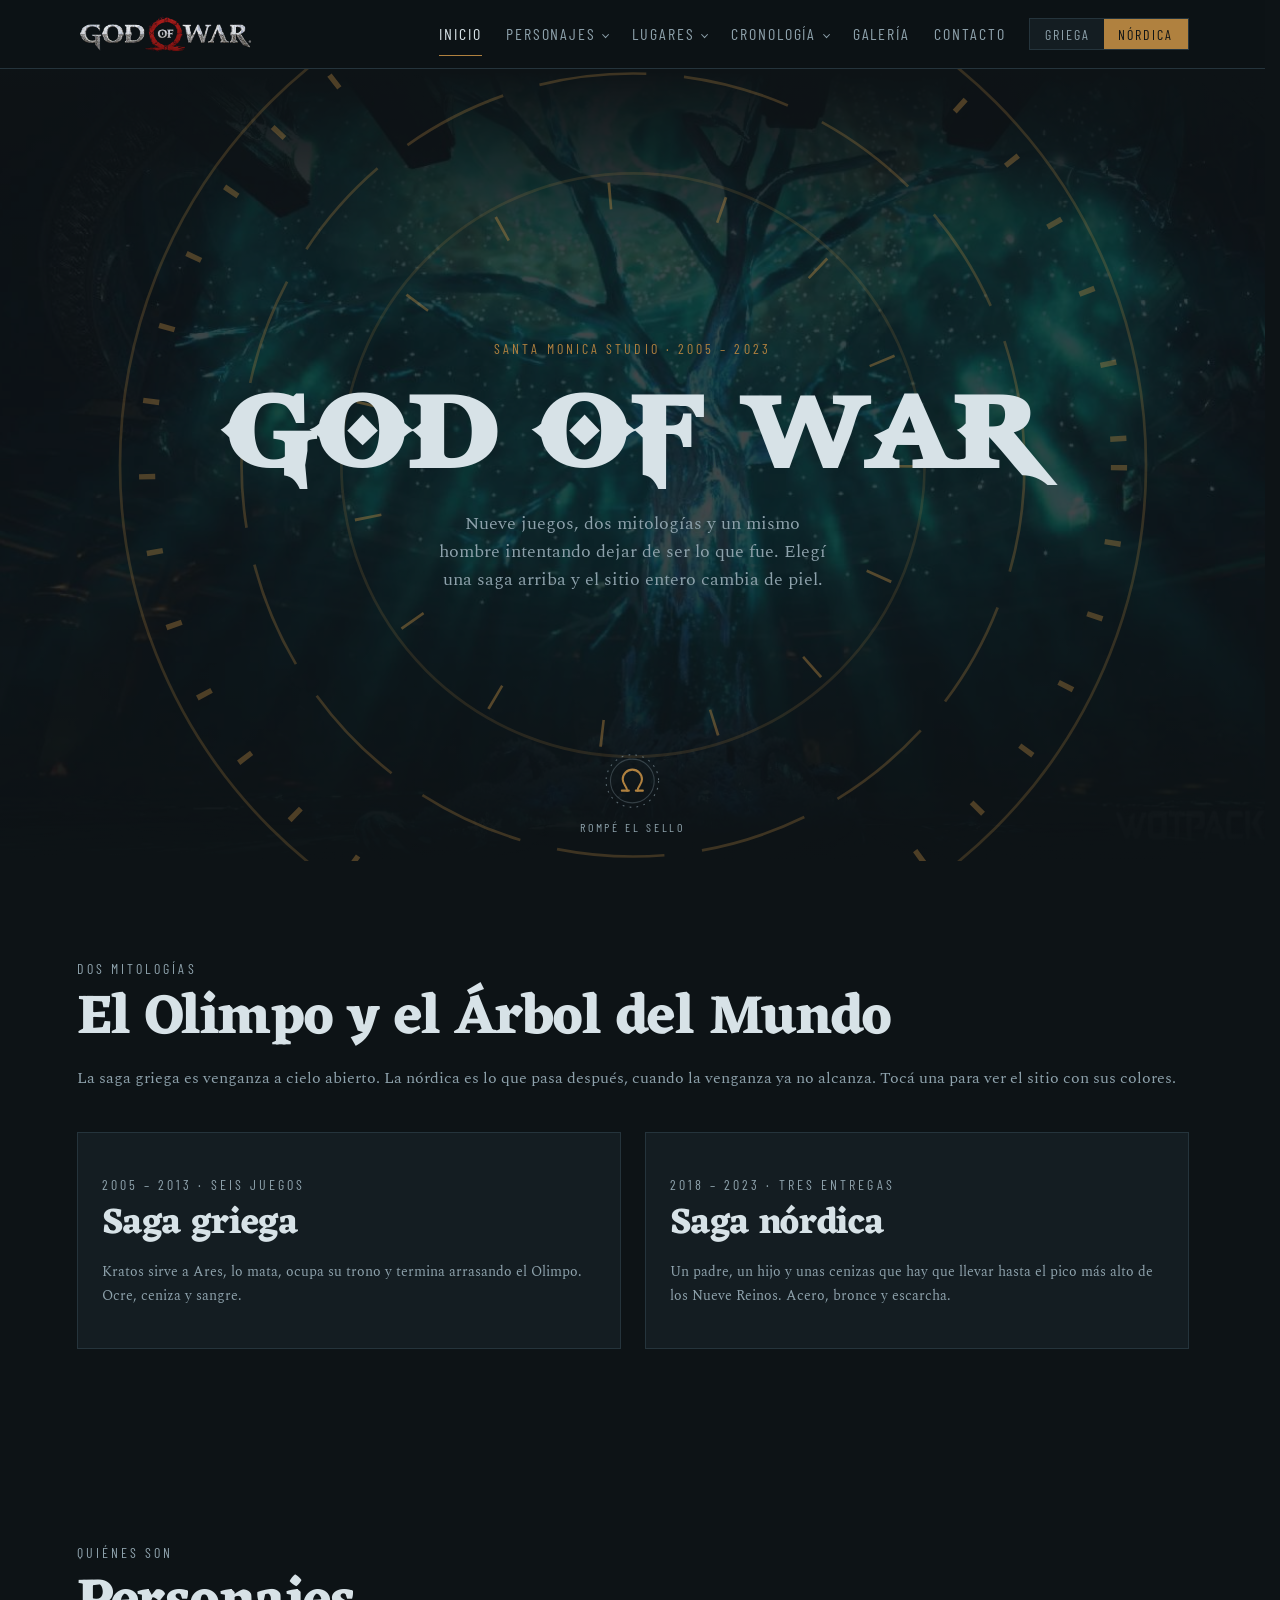
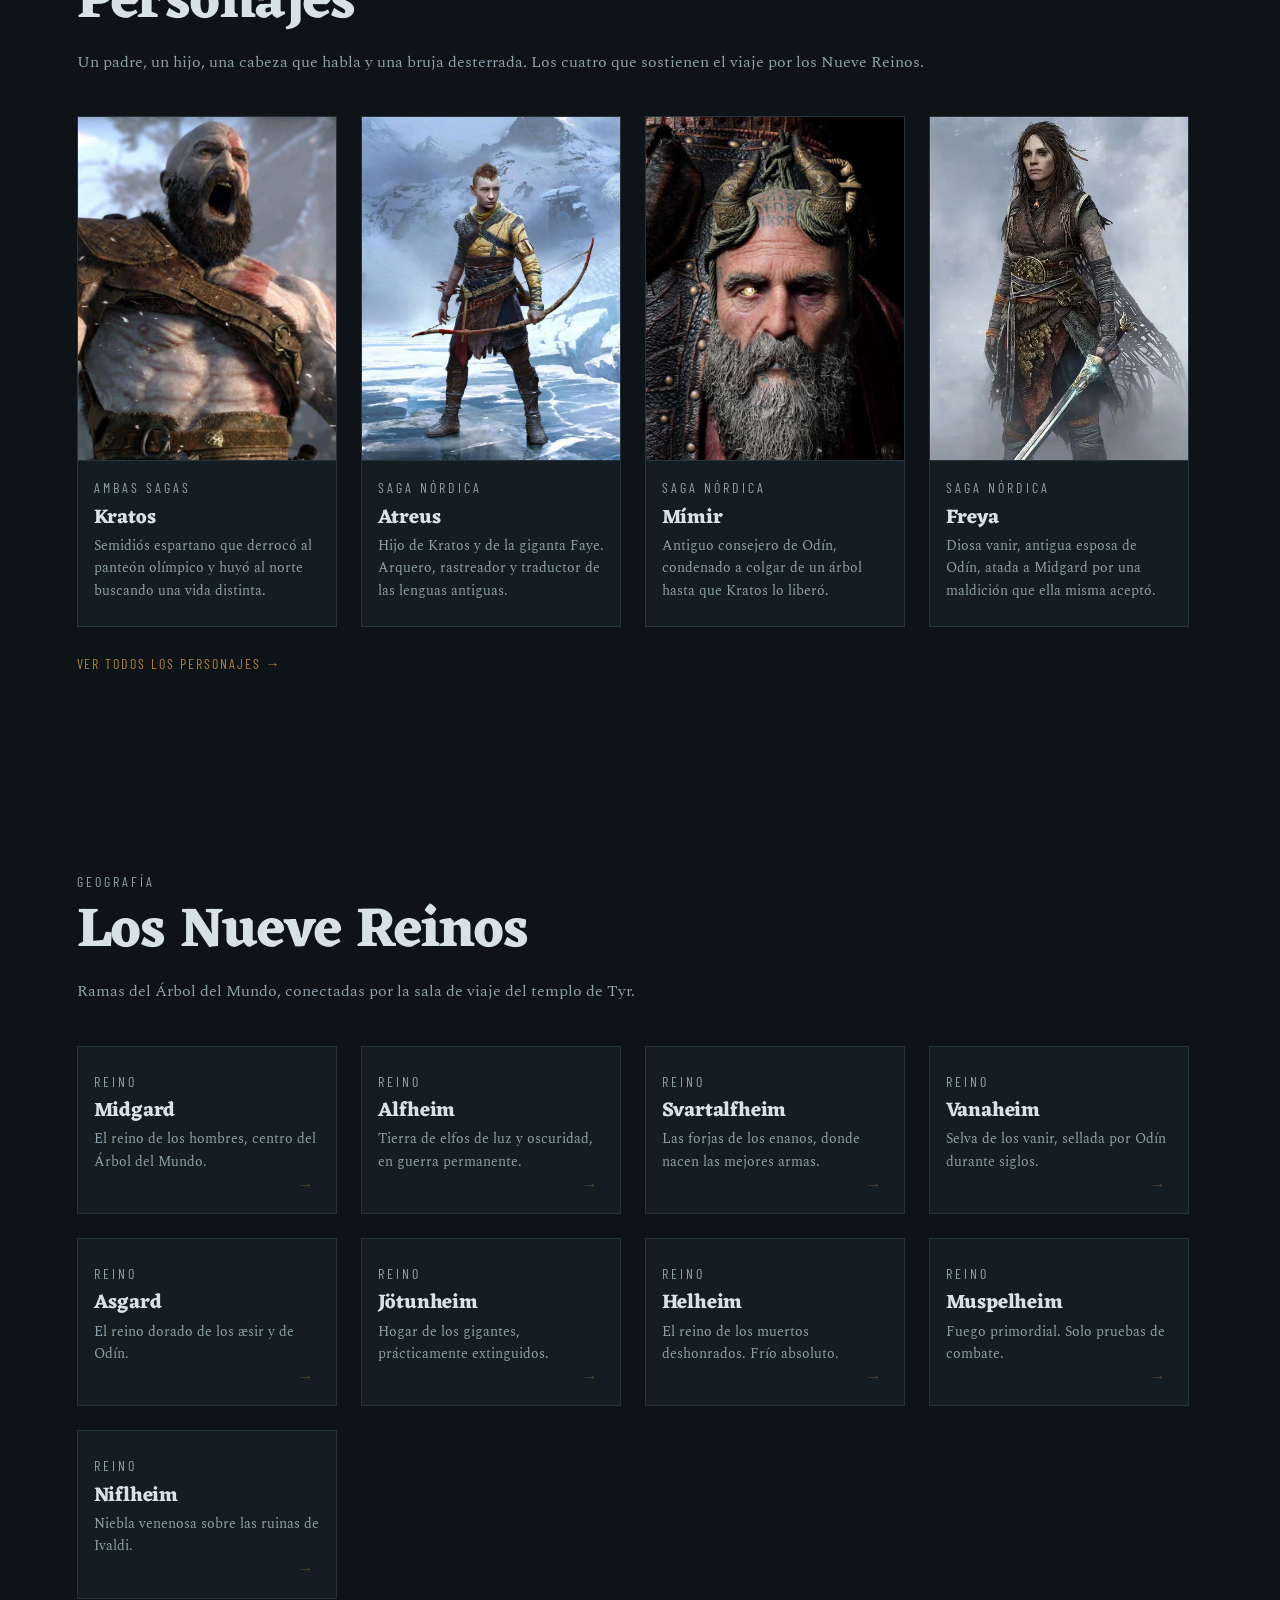
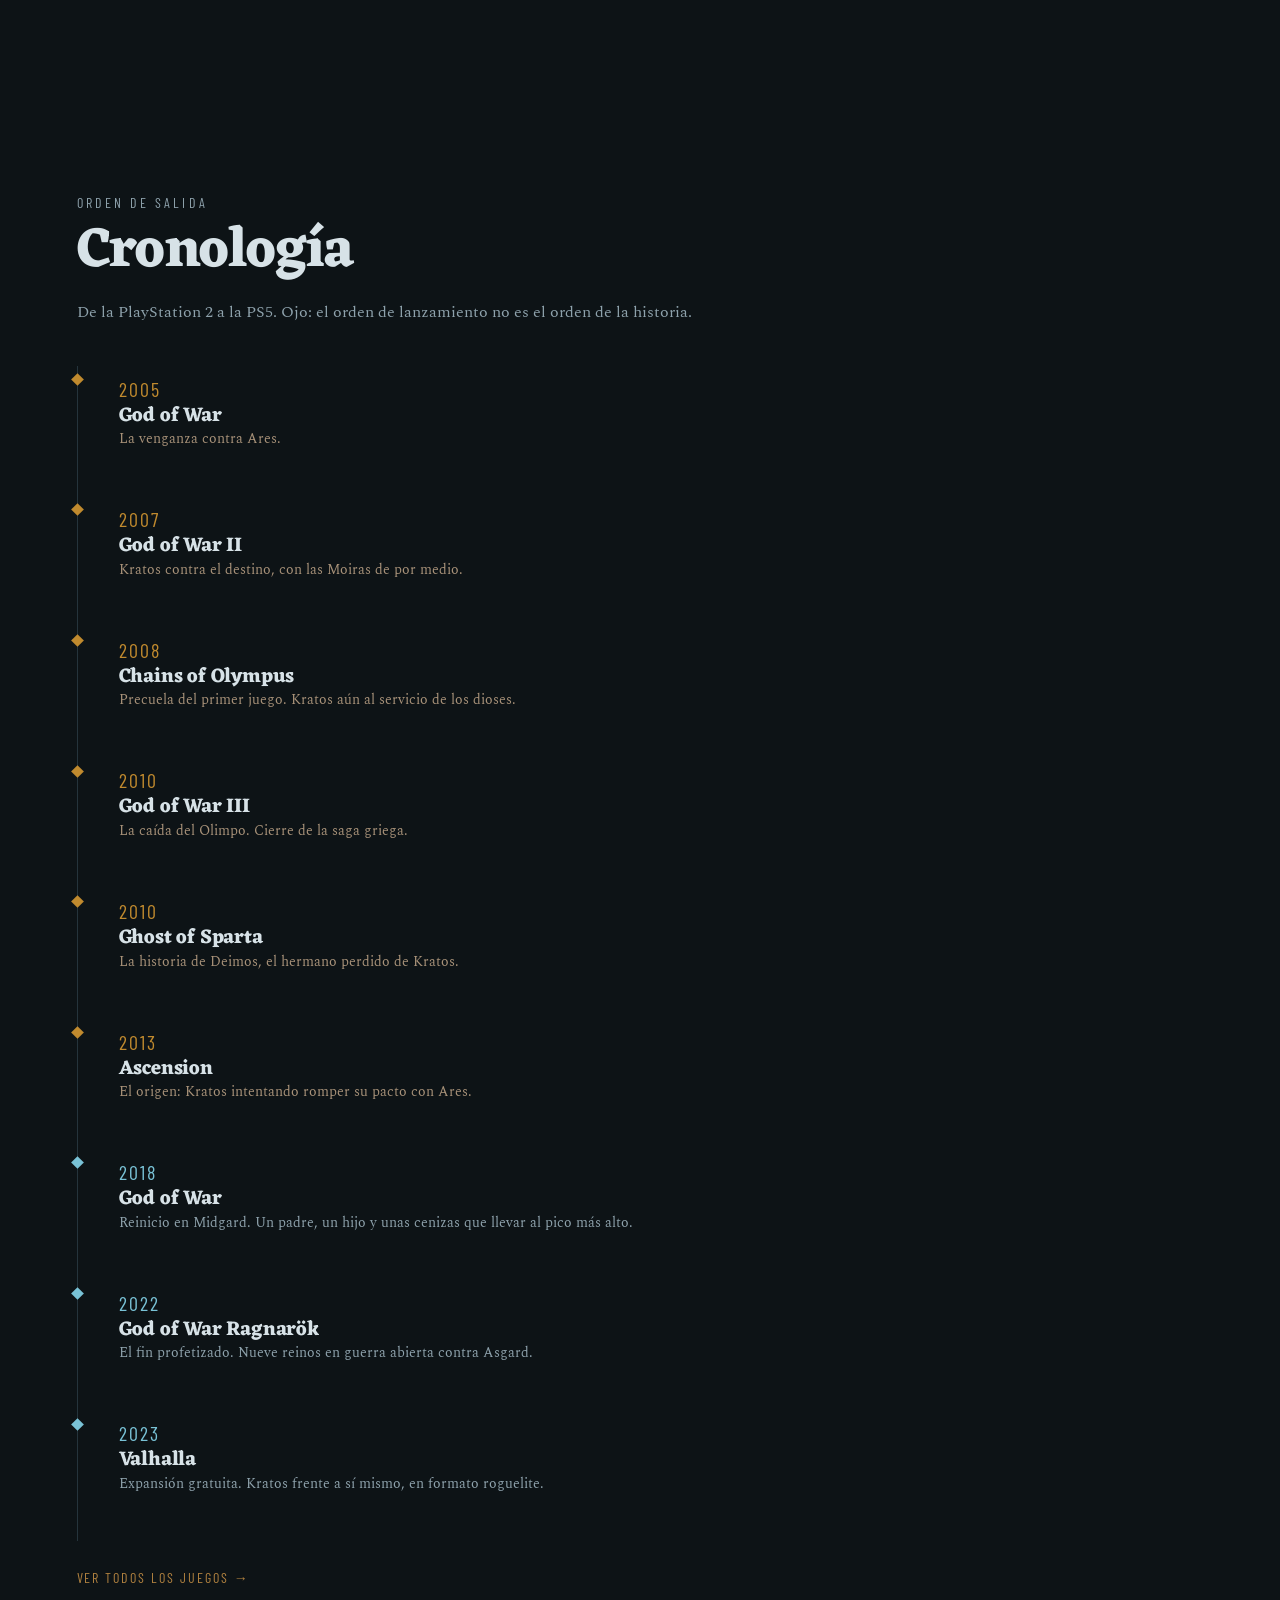
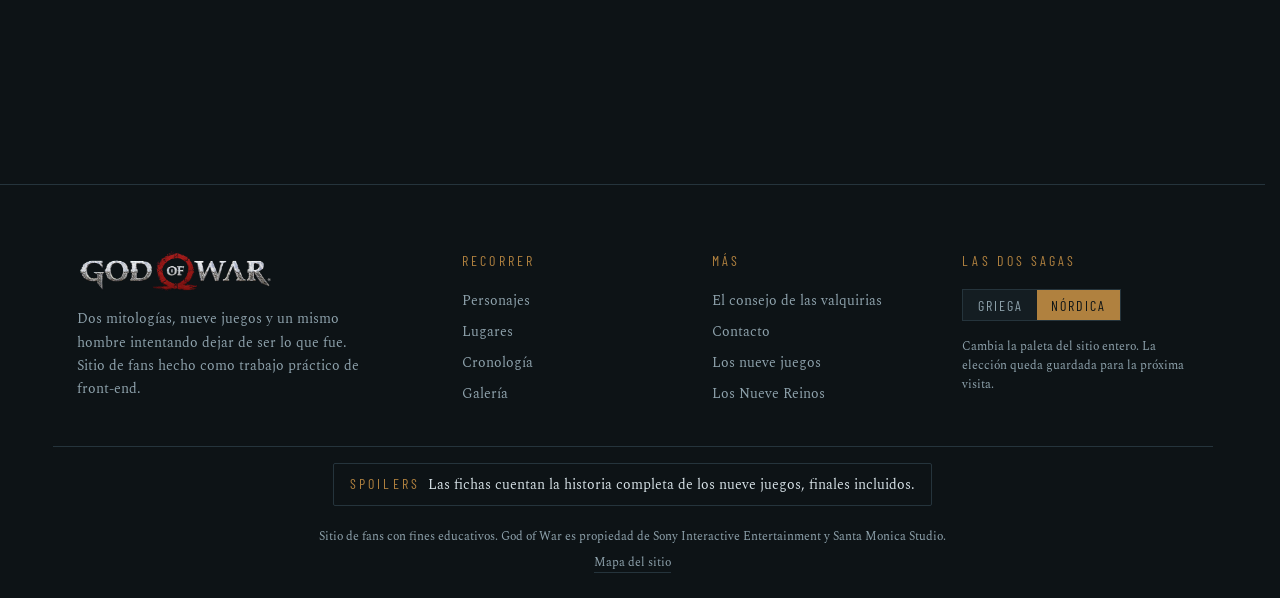
<file: index.html>
<!DOCTYPE html>
<html lang="es" data-saga="nordica">
<head>
  <meta charset="UTF-8">
  <meta name="viewport" content="width=device-width, initial-scale=1.0">
  <title>God of War — De Esparta a los Nueve Reinos</title>
  <meta name="description" content="Recorrido por las dos sagas de God of War: personajes, reinos y cronología de los nueve juegos.">

  <link rel="icon" href="assets/img/favicon.ico" sizes="any">

  <link rel="preconnect" href="https://fonts.googleapis.com">
  <link rel="preconnect" href="https://fonts.gstatic.com" crossorigin>
  <link href="https://fonts.googleapis.com/css2?family=Barlow+Condensed:wght@400;600&family=Eczar:wght@600;800&family=Spectral:ital,wght@0,400;0,600;1,400&display=swap" rel="stylesheet">

  <!-- Antes de los estilos y sin defer: aplica la saga guardada
       antes del primer pintado. Si no, cada página se pinta en
       nórdica y salta a griega cuando arranca main.js. -->
  <script src="js/tema.js"></script>

  <link rel="stylesheet" href="css/variables.css">
  <link rel="stylesheet" href="css/base.css">
  <link rel="stylesheet" href="css/main.css">
</head>
<body>

  <header class="cabecera">
    <div class="contenedor cabecera__interior">
      <a class="marca" href="index.html"><img class="marca__img" src="assets/img/logo.png" alt="God of War" width="725" height="189"></a>

      <nav class="navegacion" id="menu-principal" aria-label="Principal">
        <a href="index.html" aria-current="page">Inicio</a>
        <a href="personajes.html" data-menu="personajes">Personajes</a>
        <a href="lugares.html" data-menu="lugares">Lugares</a>
        <a href="cronologia.html" data-menu="cronologia">Cronología</a>
        <a href="galeria.html">Galería</a>
        <a href="contacto.html">Contacto</a>
      </nav>

      <div class="interruptor" role="group" aria-label="Elegir saga">
        <button type="button" data-cambiar-saga="griega" aria-pressed="false">Griega</button>
        <button type="button" data-cambiar-saga="nordica" aria-pressed="true">Nórdica</button>
      </div>
      <button class="menu" type="button" id="btn-menu"
              aria-expanded="false" aria-controls="menu-principal" aria-label="Abrir el menú">
        <span class="menu__barras" aria-hidden="true"></span>
      </button>
    </div>
  </header>

  <main>

    <!-- ============ PORTADA ============ -->
    <section class="portada">
      <svg class="anillo" viewBox="0 0 400 400" aria-hidden="true">
        <g class="anillo__externo">
          <circle cx="200" cy="200" r="190" stroke-width="1" opacity=".5"/>
          <circle cx="200" cy="200" r="180" stroke-width="6"
                  stroke-dasharray="2 26" opacity=".8"/>
        </g>
        <g class="anillo__medio">
          <circle cx="200" cy="200" r="145" stroke-width="1"
                  stroke-dasharray="40 14" opacity=".6"/>
        </g>
        <g class="anillo__interno">
          <circle cx="200" cy="200" r="108" stroke-width="1" opacity=".35"/>
          <circle cx="200" cy="200" r="100" stroke-width="10"
                  stroke-dasharray="1 41" opacity=".9"/>
        </g>
      </svg>

      <div class="portada__texto contenedor">
        <p class="rotulo">Santa Monica Studio · 2005 – 2023</p>
        <h1>God of War</h1>
        <p class="portada__bajada">
          Nueve juegos, dos mitologías y un mismo hombre intentando dejar de ser
          lo que fue. Elegí una saga arriba y el sitio entero cambia de piel.
        </p>
      </div>

      <a class="sello" href="#sagas-seccion">
        <span class="sello__anillo">
          <svg viewBox="0 0 64 64" aria-hidden="true" focusable="false">
            <g class="sello__giro">
              <circle cx="32" cy="32" r="30" stroke-dasharray="2 6" opacity=".6"/>
            </g>
            <circle cx="32" cy="32" r="25" opacity=".3"/>

            <!-- Omega: el símbolo de God of War desde 2005. Va en las dos
                 sagas; lo que cambia con el tema es el color. -->
            <g class="sello__glifo">
              <path d="M26 43C26 38 21 36 21 30A11 11 0 1 1 43 30C43 36 38 38 38 43"/>
              <path d="M20 43H28M36 43H44"/>
            </g>
          </svg>
        </span>
        <span class="sello__texto">Rompé el sello<span class="solo-lectores"> para empezar el recorrido</span></span>
      </a>
    </section>

    <!-- ============ LAS DOS SAGAS ============ -->
    <section class="seccion contenedor revelar" id="sagas-seccion">
      <div class="seccion__encabezado">
        <p class="rotulo">Dos mitologías</p>
        <h2>El Olimpo y el Árbol del Mundo</h2>
        <p>
          La saga griega es venganza a cielo abierto. La nórdica es lo que pasa
          después, cuando la venganza ya no alcanza. Tocá una para ver el sitio
          con sus colores.
        </p>
      </div>

      <div class="sagas">
        <button class="saga" type="button" data-cambiar-saga="griega">
          <p class="rotulo">2005 – 2013 · seis juegos</p>
          <h3>Saga griega</h3>
          <p>
            Kratos sirve a Ares, lo mata, ocupa su trono y termina arrasando el
            Olimpo. Ocre, ceniza y sangre.
          </p>
        </button>

        <button class="saga" type="button" data-cambiar-saga="nordica">
          <p class="rotulo">2018 – 2023 · tres entregas</p>
          <h3>Saga nórdica</h3>
          <p>
            Un padre, un hijo y unas cenizas que hay que llevar hasta el pico más
            alto de los Nueve Reinos. Acero, bronce y escarcha.
          </p>
        </button>
      </div>
    </section>

    <!-- ============ PERSONAJES DESTACADOS ============ -->
    <section class="seccion contenedor revelar" id="destacados-seccion">
      <div class="seccion__encabezado">
        <p class="rotulo">Quiénes son</p>
        <h2>Personajes</h2>
        <p id="destacados-bajada">Un padre, un hijo, una cabeza que habla y una bruja desterrada. Los cuatro que sostienen el viaje por los Nueve Reinos.</p>
      </div>

      <ul class="rejilla" id="destacados"></ul>

      <p style="margin-top: var(--e-3)">
        <a class="volver" href="personajes.html">Ver todos los personajes →</a>
      </p>
    </section>

    <!-- ============ REINOS ============ -->
    <section class="seccion contenedor revelar" id="reinos-seccion">
      <div class="seccion__encabezado">
        <p class="rotulo">Geografía</p>
        <h2>Los Nueve Reinos</h2>
        <p>Ramas del Árbol del Mundo, conectadas por la sala de viaje del templo de Tyr.</p>
      </div>

      <ul class="rejilla" id="reinos"></ul>
    </section>

    <!-- ============ CRONOLOGÍA ============ -->
    <section class="seccion contenedor revelar" id="cronologia-seccion">
      <div class="seccion__encabezado">
        <p class="rotulo">Orden de salida</p>
        <h2>Cronología</h2>
        <p>De la PlayStation 2 a la PS5. Ojo: el orden de lanzamiento no es el orden de la historia.</p>
      </div>

      <ol class="cronologia" id="cronologia"></ol>

      <p style="margin-top: var(--e-3)">
        <a class="volver" href="cronologia.html">Ver todos los juegos →</a>
      </p>
    </section>

  </main>

  <footer class="pie">
    <div class="contenedor pie__interior">

      <div class="pie__marca">
        <a class="marca" href="index.html"><img class="marca__img" src="assets/img/logo.png" alt="God of War" width="725" height="189"></a>
        <p>
          Dos mitologías, nueve juegos y un mismo hombre intentando dejar de ser
          lo que fue. Sitio de fans hecho como trabajo práctico de front-end.
        </p>
      </div>

      <nav class="pie__columna" aria-label="Secciones del sitio">
        <p class="rotulo">Recorrer</p>
        <ul>
          <li><a href="personajes.html">Personajes</a></li>
          <li><a href="lugares.html">Lugares</a></li>
          <li><a href="cronologia.html">Cronología</a></li>
          <li><a href="galeria.html">Galería</a></li>
        </ul>
      </nav>

      <nav class="pie__columna" aria-label="Otras páginas">
        <p class="rotulo">Más</p>
        <ul>
          <li><a href="valquirias.html">El consejo de las valquirias</a></li>
          <li><a href="contacto.html">Contacto</a></li>
          <li><a href="index.html#cronologia-seccion">Los nueve juegos</a></li>
          <li><a href="index.html#reinos-seccion">Los Nueve Reinos</a></li>
        </ul>
      </nav>

      <div class="pie__columna">
        <p class="rotulo">Las dos sagas</p>
        <div class="interruptor" role="group" aria-label="Elegir saga">
          <button type="button" data-cambiar-saga="griega" aria-pressed="false">Griega</button>
          <button type="button" data-cambiar-saga="nordica" aria-pressed="true">Nórdica</button>
        </div>
        <p class="pie__nota">
          Cambia la paleta del sitio entero. La elección queda guardada para la
          próxima visita.
        </p>
      </div>

    </div>

    <div class="contenedor pie__legal">
      <p class="pie__spoilers">
        <span class="rotulo">Spoilers</span>
        Las fichas cuentan la historia completa de los nueve juegos, finales incluidos.
      </p>
      <p>Sitio de fans con fines educativos. God of War es propiedad de Sony Interactive Entertainment y Santa Monica Studio.</p>
      <p><a href="mapa.html">Mapa del sitio</a></p>
    </div>
  </footer>

  <script src="js/data-personajes.js"></script>
  <script src="js/data-lugares.js"></script>
  <script src="js/data-juegos.js"></script>
  <script src="js/data-valquirias.js"></script>
  <script src="js/render.js"></script>
  <script src="js/main.js"></script>
</body>
</html>
</file>
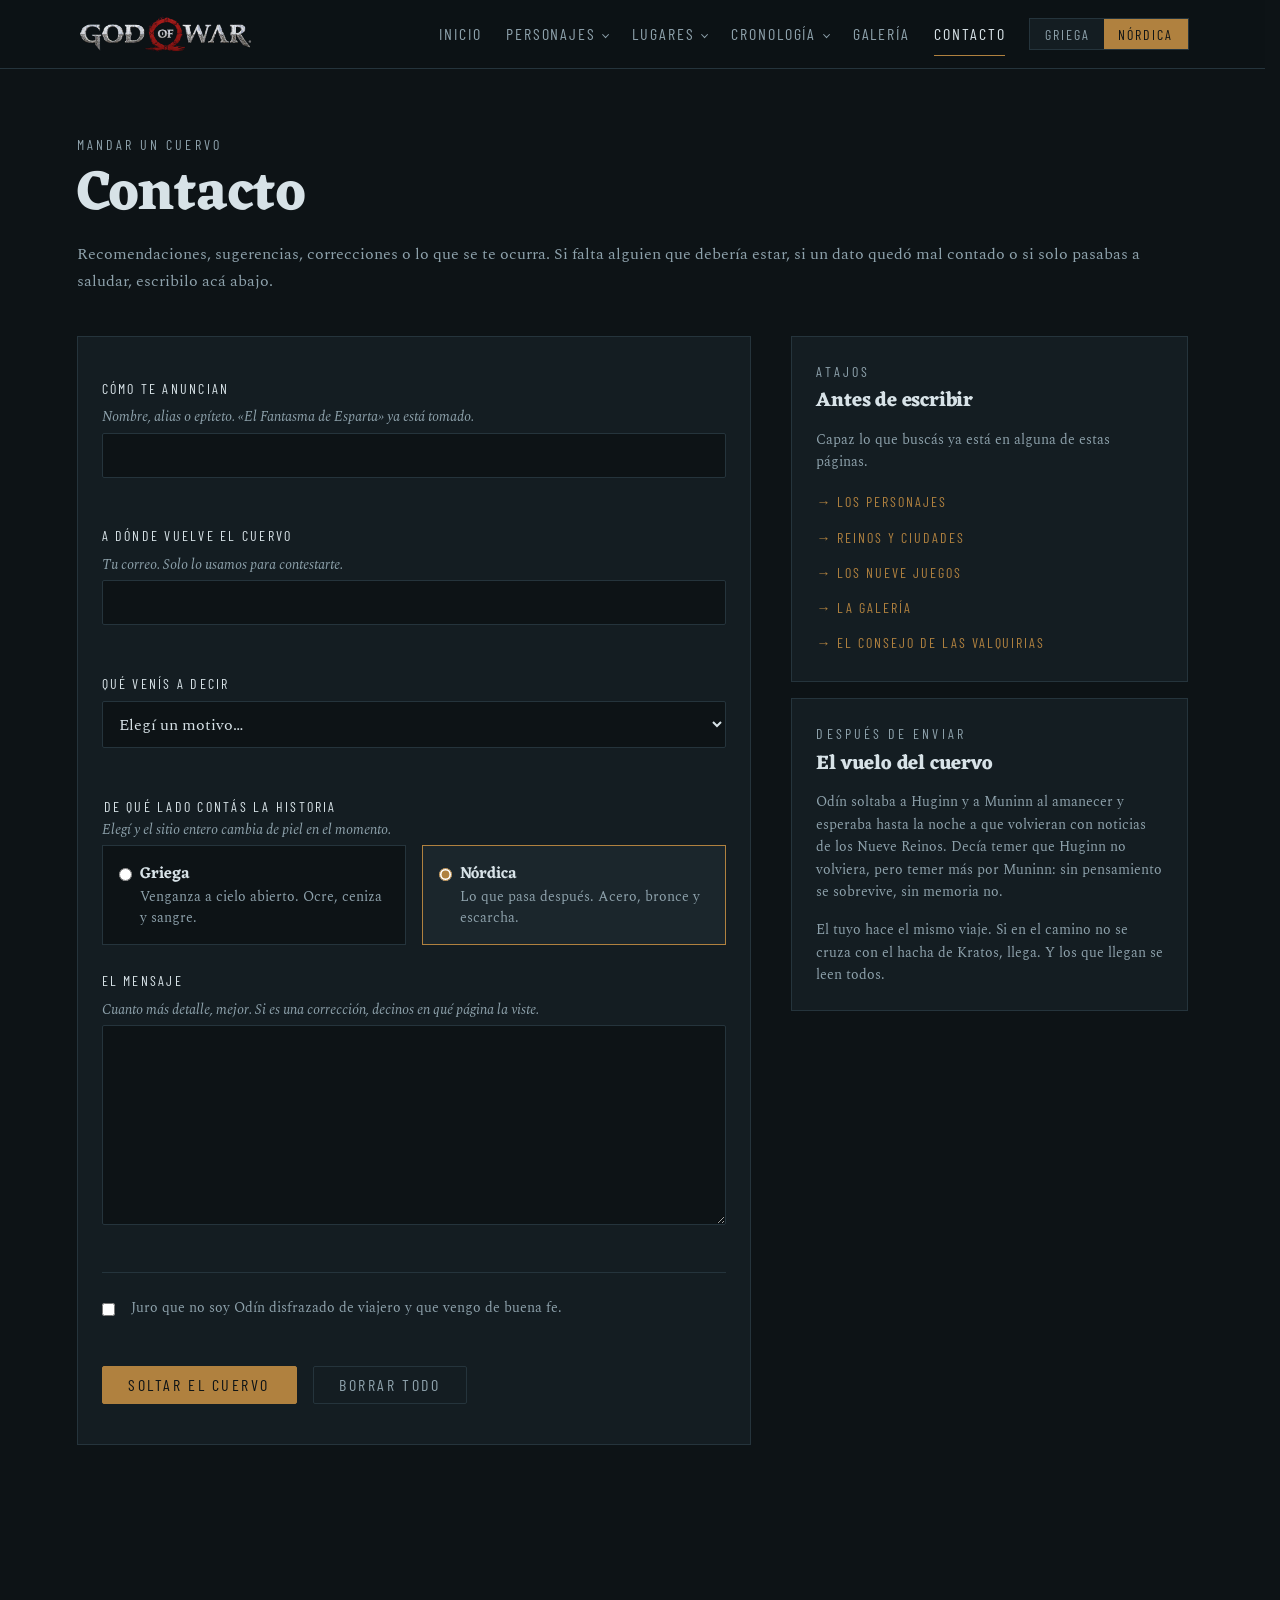
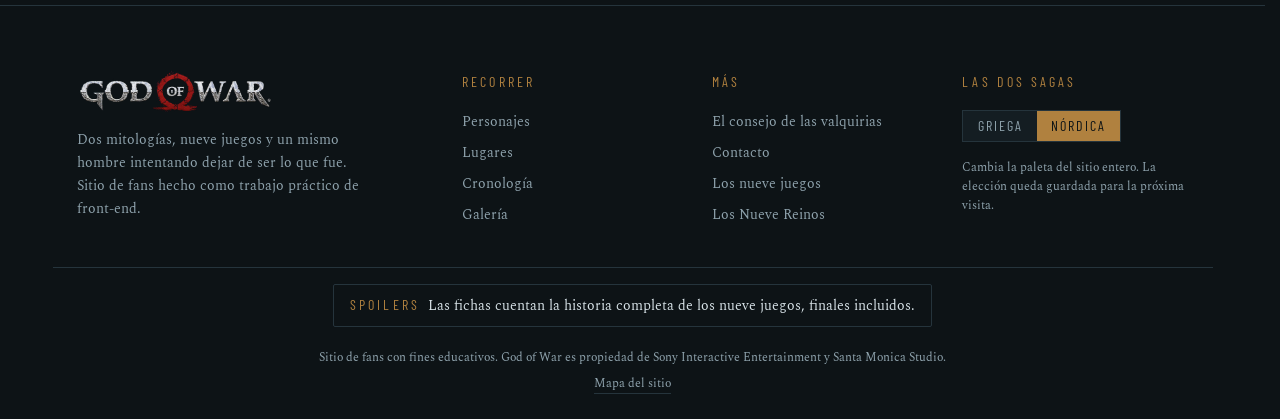
<file: contacto.html>
<!DOCTYPE html>
<html lang="es" data-saga="nordica">
<head>
  <meta charset="UTF-8">
  <meta name="viewport" content="width=device-width, initial-scale=1.0">
  <title>Contacto — God of War</title>
  <meta name="description" content="Mandá un mensaje sobre el sitio: un dato mal contado, un enlace roto o una sugerencia.">

  <link rel="icon" href="assets/img/favicon.ico" sizes="any">

  <link rel="preconnect" href="https://fonts.googleapis.com">
  <link rel="preconnect" href="https://fonts.gstatic.com" crossorigin>
  <link href="https://fonts.googleapis.com/css2?family=Barlow+Condensed:wght@400;600&family=Eczar:wght@600;800&family=Spectral:ital,wght@0,400;0,600;1,400&display=swap" rel="stylesheet">

  <!-- Antes de los estilos y sin defer: aplica la saga guardada
       antes del primer pintado. Si no, cada página se pinta en
       nórdica y salta a griega cuando arranca main.js. -->
  <script src="js/tema.js"></script>

  <link rel="stylesheet" href="css/variables.css">
  <link rel="stylesheet" href="css/base.css">
  <link rel="stylesheet" href="css/main.css">
</head>
<body>

  <header class="cabecera">
    <div class="contenedor cabecera__interior">
      <a class="marca" href="index.html"><img class="marca__img" src="assets/img/logo.png" alt="God of War" width="725" height="189"></a>

      <nav class="navegacion" id="menu-principal" aria-label="Principal">
        <a href="index.html">Inicio</a>
        <a href="personajes.html" data-menu="personajes">Personajes</a>
        <a href="lugares.html" data-menu="lugares">Lugares</a>
        <a href="cronologia.html" data-menu="cronologia">Cronología</a>
        <a href="galeria.html">Galería</a>
        <a href="contacto.html" aria-current="page">Contacto</a>
      </nav>

      <div class="interruptor" role="group" aria-label="Elegir saga">
        <button type="button" data-cambiar-saga="griega" aria-pressed="false">Griega</button>
        <button type="button" data-cambiar-saga="nordica" aria-pressed="true">Nórdica</button>
      </div>
      <button class="menu" type="button" id="btn-menu"
              aria-expanded="false" aria-controls="menu-principal" aria-label="Abrir el menú">
        <span class="menu__barras" aria-hidden="true"></span>
      </button>
    </div>
  </header>

  <main class="contenedor" style="padding-block: var(--e-5)">

    <div class="seccion__encabezado">
      <p class="rotulo">Mandar un cuervo</p>
      <h2>Contacto</h2>
      <p>
        Recomendaciones, sugerencias, correcciones o lo que se te ocurra. Si
        falta alguien que debería estar, si un dato quedó mal contado o si solo
        pasabas a saludar, escribilo acá abajo.
      </p>
    </div>

    <div class="contacto">

      <!-- Cuando valida, el formulario se esconde y aparece el acuse.
           El envío está simulado: falta enchufar el destino real. -->
      <div class="contacto__principal">
        <form class="formulario" id="formulario-contacto" novalidate>

          <div class="campo">
            <label for="campo-nombre">Cómo te anuncian</label>
            <p class="campo__pista" id="pista-nombre">Nombre, alias o epíteto. «El Fantasma de Esparta» ya está tomado.</p>
            <input type="text" id="campo-nombre" name="nombre" autocomplete="name"
                   aria-describedby="pista-nombre error-nombre">
            <p class="campo__error" id="error-nombre" role="alert"></p>
          </div>

          <div class="campo">
            <label for="campo-correo">A dónde vuelve el cuervo</label>
            <p class="campo__pista" id="pista-correo">Tu correo. Solo lo usamos para contestarte.</p>
            <input type="email" id="campo-correo" name="correo" autocomplete="email"
                   aria-describedby="pista-correo error-correo">
            <p class="campo__error" id="error-correo" role="alert"></p>
          </div>

          <div class="campo">
            <label for="campo-motivo">Qué venís a decir</label>
            <select id="campo-motivo" name="motivo" aria-describedby="error-motivo">
              <option value="">Elegí un motivo…</option>
              <option value="Un dato mal contado">Un dato mal contado</option>
              <option value="Un enlace roto">Un enlace roto o algo que no anda</option>
              <option value="Falta un personaje o un lugar">Falta un personaje o un lugar</option>
              <option value="Una imagen para la galería">Una imagen para la galería</option>
              <option value="Solo pasaba a saludar">Solo pasaba a saludar</option>
            </select>
            <p class="campo__error" id="error-motivo" role="alert"></p>
          </div>

          <fieldset class="campo campo--bandos">
            <legend class="campo__titulo">De qué lado contás la historia</legend>
            <p class="campo__pista">Elegí y el sitio entero cambia de piel en el momento.</p>
            <div class="bandos">
              <label class="bando">
                <input type="radio" name="bando" value="griega">
                <span>
                  <strong>Griega</strong>
                  <span>Venganza a cielo abierto. Ocre, ceniza y sangre.</span>
                </span>
              </label>
              <label class="bando">
                <input type="radio" name="bando" value="nordica" checked>
                <span>
                  <strong>Nórdica</strong>
                  <span>Lo que pasa después. Acero, bronce y escarcha.</span>
                </span>
              </label>
            </div>
          </fieldset>

          <div class="campo">
            <label for="campo-mensaje">El mensaje</label>
            <p class="campo__pista" id="pista-mensaje">Cuanto más detalle, mejor. Si es una corrección, decinos en qué página la viste.</p>
            <textarea id="campo-mensaje" name="mensaje" rows="7"
                      aria-describedby="pista-mensaje error-mensaje"></textarea>
            <p class="campo__error" id="error-mensaje" role="alert"></p>
          </div>

          <div class="campo">
            <div class="juramento">
              <input type="checkbox" id="campo-juramento" name="juramento"
                     aria-describedby="error-juramento">
              <label for="campo-juramento">
                Juro que no soy Odín disfrazado de viajero y que vengo de buena fe.
              </label>
            </div>
            <p class="campo__error" id="error-juramento" role="alert"></p>
          </div>

          <div class="formulario__acciones">
            <button type="submit" class="boton">Soltar el cuervo</button>
            <button type="reset" class="boton boton--fantasma">Borrar todo</button>
          </div>
        </form>

        <!-- Acuse de recibo. Oculto hasta que el formulario valida. -->
        <section class="acuse" id="acuse-contacto" hidden tabindex="-1" aria-live="polite">
          <p class="rotulo">Enviado</p>
          <h3>El cuervo ya salió.</h3>
          <p id="acuse-texto"></p>
          <button type="button" class="boton boton--fantasma" id="btn-otro-mensaje">Escribir otro</button>
        </section>
      </div>

      <aside class="contacto__aparte-columna">
        <div class="contacto__aparte">
          <p class="rotulo">Atajos</p>
          <h3>Antes de escribir</h3>
          <p>Capaz lo que buscás ya está en alguna de estas páginas.</p>
          <ul>
            <li><a class="volver" href="personajes.html">→ Los personajes</a></li>
            <li><a class="volver" href="lugares.html">→ Reinos y ciudades</a></li>
            <li><a class="volver" href="cronologia.html">→ Los nueve juegos</a></li>
            <li><a class="volver" href="galeria.html">→ La galería</a></li>
            <li><a class="volver" href="valquirias.html">→ El consejo de las valquirias</a></li>
          </ul>
        </div>

        <div class="contacto__aparte">
          <p class="rotulo">Después de enviar</p>
          <h3>El vuelo del cuervo</h3>
          <p>
            Odín soltaba a Huginn y a Muninn al amanecer y esperaba hasta la
            noche a que volvieran con noticias de los Nueve Reinos. Decía temer
            que Huginn no volviera, pero temer más por Muninn: sin pensamiento
            se sobrevive, sin memoria no.
          </p>
          <p>
            El tuyo hace el mismo viaje. Si en el camino no se cruza con el
            hacha de Kratos, llega. Y los que llegan se leen todos.
          </p>
        </div>
      </aside>

    </div>

  </main>

  <footer class="pie">
    <div class="contenedor pie__interior">

      <div class="pie__marca">
        <a class="marca" href="index.html"><img class="marca__img" src="assets/img/logo.png" alt="God of War" width="725" height="189"></a>
        <p>
          Dos mitologías, nueve juegos y un mismo hombre intentando dejar de ser
          lo que fue. Sitio de fans hecho como trabajo práctico de front-end.
        </p>
      </div>

      <nav class="pie__columna" aria-label="Secciones del sitio">
        <p class="rotulo">Recorrer</p>
        <ul>
          <li><a href="personajes.html">Personajes</a></li>
          <li><a href="lugares.html">Lugares</a></li>
          <li><a href="cronologia.html">Cronología</a></li>
          <li><a href="galeria.html">Galería</a></li>
        </ul>
      </nav>

      <nav class="pie__columna" aria-label="Otras páginas">
        <p class="rotulo">Más</p>
        <ul>
          <li><a href="valquirias.html">El consejo de las valquirias</a></li>
          <li><a href="contacto.html" aria-current="page">Contacto</a></li>
          <li><a href="index.html#cronologia-seccion">Los nueve juegos</a></li>
          <li><a href="index.html#reinos-seccion">Los Nueve Reinos</a></li>
        </ul>
      </nav>

      <div class="pie__columna">
        <p class="rotulo">Las dos sagas</p>
        <div class="interruptor" role="group" aria-label="Elegir saga">
          <button type="button" data-cambiar-saga="griega" aria-pressed="false">Griega</button>
          <button type="button" data-cambiar-saga="nordica" aria-pressed="true">Nórdica</button>
        </div>
        <p class="pie__nota">
          Cambia la paleta del sitio entero. La elección queda guardada para la
          próxima visita.
        </p>
      </div>

    </div>

    <div class="contenedor pie__legal">
      <p class="pie__spoilers">
        <span class="rotulo">Spoilers</span>
        Las fichas cuentan la historia completa de los nueve juegos, finales incluidos.
      </p>
      <p>Sitio de fans con fines educativos. God of War es propiedad de Sony Interactive Entertainment y Santa Monica Studio.</p>
      <p><a href="mapa.html">Mapa del sitio</a></p>
    </div>
  </footer>

  <script src="js/data-personajes.js"></script>
  <script src="js/data-lugares.js"></script>
  <script src="js/data-juegos.js"></script>
  <script src="js/data-valquirias.js"></script>
  <script src="js/render.js"></script>
  <script src="js/main.js"></script>
</body>
</html>
</file>
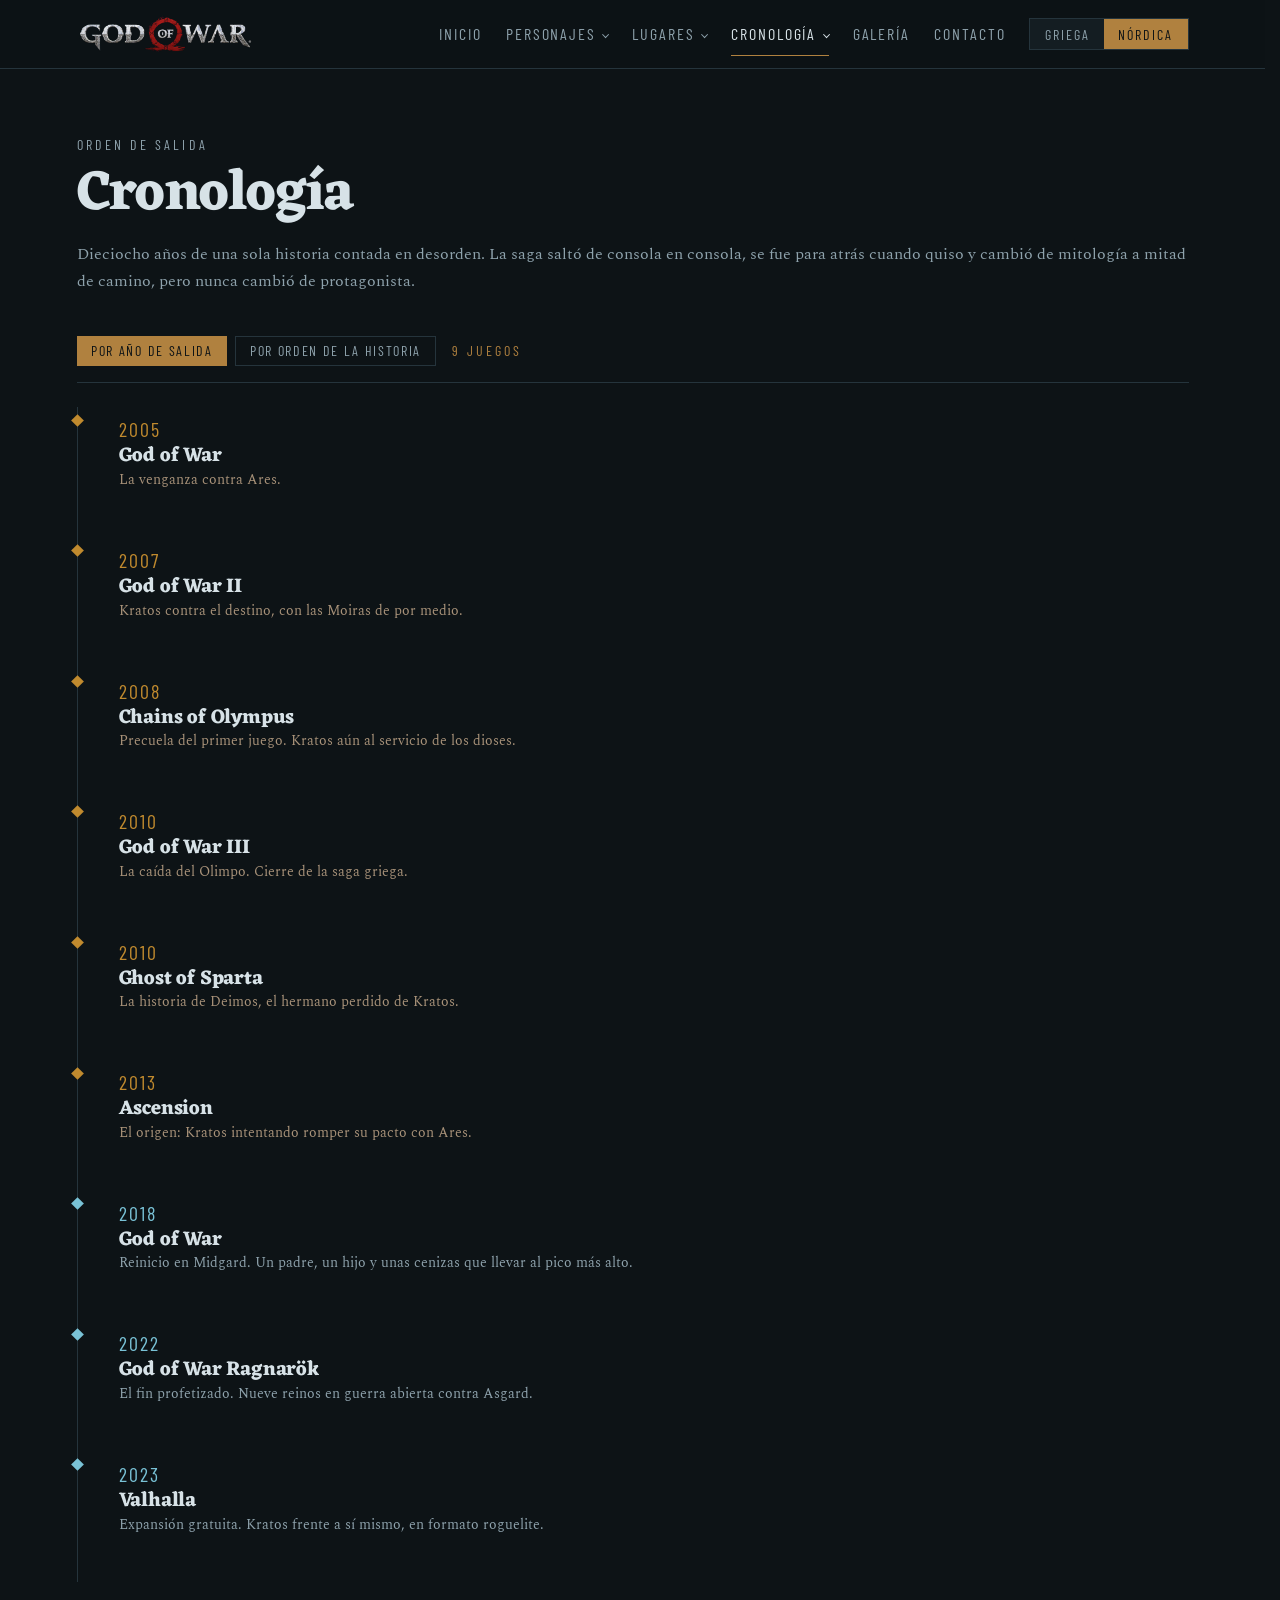
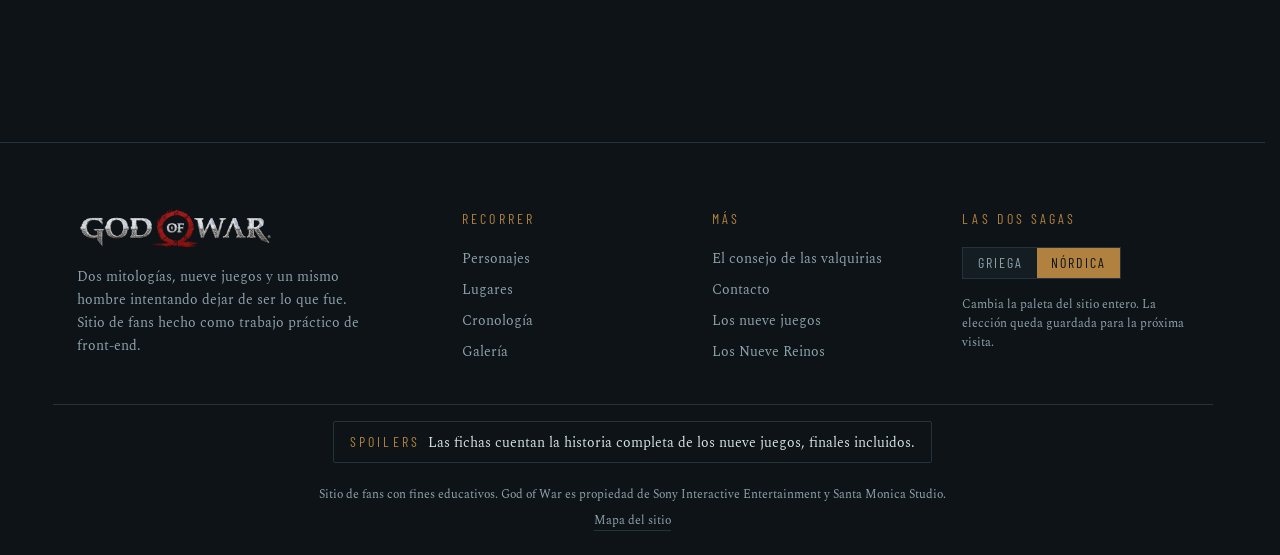
<file: cronologia.html>
<!DOCTYPE html>
<html lang="es" data-saga="nordica">
<head>
  <meta charset="UTF-8">
  <meta name="viewport" content="width=device-width, initial-scale=1.0">
  <title>Cronología — God of War</title>
  <meta name="description" content="Los nueve juegos de la saga: por año de lanzamiento o por el orden en que ocurre la historia.">

  <link rel="icon" href="assets/img/favicon.ico" sizes="any">

  <link rel="preconnect" href="https://fonts.googleapis.com">
  <link rel="preconnect" href="https://fonts.gstatic.com" crossorigin>
  <link href="https://fonts.googleapis.com/css2?family=Barlow+Condensed:wght@400;600&family=Eczar:wght@600;800&family=Spectral:ital,wght@0,400;0,600;1,400&display=swap" rel="stylesheet">

  <!-- Antes de los estilos y sin defer: aplica la saga guardada
       antes del primer pintado. Si no, cada página se pinta en
       nórdica y salta a griega cuando arranca main.js. -->
  <script src="js/tema.js"></script>

  <link rel="stylesheet" href="css/variables.css">
  <link rel="stylesheet" href="css/base.css">
  <link rel="stylesheet" href="css/main.css">
</head>
<body>

  <header class="cabecera">
    <div class="contenedor cabecera__interior">
      <a class="marca" href="index.html"><img class="marca__img" src="assets/img/logo.png" alt="God of War" width="725" height="189"></a>

      <nav class="navegacion" id="menu-principal" aria-label="Principal">
        <a href="index.html">Inicio</a>
        <a href="personajes.html" data-menu="personajes">Personajes</a>
        <a href="lugares.html" data-menu="lugares">Lugares</a>
        <a href="cronologia.html" data-menu="cronologia" aria-current="page">Cronología</a>
        <a href="galeria.html">Galería</a>
        <a href="contacto.html">Contacto</a>
      </nav>

      <div class="interruptor" role="group" aria-label="Elegir saga">
        <button type="button" data-cambiar-saga="griega" aria-pressed="false">Griega</button>
        <button type="button" data-cambiar-saga="nordica" aria-pressed="true">Nórdica</button>
      </div>
      <button class="menu" type="button" id="btn-menu"
              aria-expanded="false" aria-controls="menu-principal" aria-label="Abrir el menú">
        <span class="menu__barras" aria-hidden="true"></span>
      </button>
    </div>
  </header>

  <main class="contenedor" style="padding-block: var(--e-5)">

    <div class="seccion__encabezado">
      <p class="rotulo" id="cronologia-rotulo">Orden de salida</p>
      <h2>Cronología</h2>
      <p id="cronologia-bajada">Dieciocho años de una sola historia contada en desorden. La saga saltó de consola en consola, se fue para atrás cuando quiso y cambió de mitología a mitad de camino, pero nunca cambió de protagonista.</p>
    </div>

    <div class="controles">
      <div class="filtros" role="group" aria-label="Elegir orden">
        <button class="filtro" type="button" data-orden="salida" aria-pressed="true">Por año de salida</button>
        <button class="filtro" type="button" data-orden="historia" aria-pressed="false">Por orden de la historia</button>
      </div>

      <p class="rotulo" id="contador-juegos" aria-live="polite"></p>
    </div>

    <ol class="cronologia" id="cronologia-completa"></ol>

  </main>

  <footer class="pie">
    <div class="contenedor pie__interior">

      <div class="pie__marca">
        <a class="marca" href="index.html"><img class="marca__img" src="assets/img/logo.png" alt="God of War" width="725" height="189"></a>
        <p>
          Dos mitologías, nueve juegos y un mismo hombre intentando dejar de ser
          lo que fue. Sitio de fans hecho como trabajo práctico de front-end.
        </p>
      </div>

      <nav class="pie__columna" aria-label="Secciones del sitio">
        <p class="rotulo">Recorrer</p>
        <ul>
          <li><a href="personajes.html">Personajes</a></li>
          <li><a href="lugares.html">Lugares</a></li>
          <li><a href="cronologia.html" aria-current="page">Cronología</a></li>
          <li><a href="galeria.html">Galería</a></li>
        </ul>
      </nav>

      <nav class="pie__columna" aria-label="Otras páginas">
        <p class="rotulo">Más</p>
        <ul>
          <li><a href="valquirias.html">El consejo de las valquirias</a></li>
          <li><a href="contacto.html">Contacto</a></li>
          <li><a href="index.html#cronologia-seccion">Los nueve juegos</a></li>
          <li><a href="index.html#reinos-seccion">Los Nueve Reinos</a></li>
        </ul>
      </nav>

      <div class="pie__columna">
        <p class="rotulo">Las dos sagas</p>
        <div class="interruptor" role="group" aria-label="Elegir saga">
          <button type="button" data-cambiar-saga="griega" aria-pressed="false">Griega</button>
          <button type="button" data-cambiar-saga="nordica" aria-pressed="true">Nórdica</button>
        </div>
        <p class="pie__nota">
          Cambia la paleta del sitio entero. La elección queda guardada para la
          próxima visita.
        </p>
      </div>

    </div>

    <div class="contenedor pie__legal">
      <p class="pie__spoilers">
        <span class="rotulo">Spoilers</span>
        Las fichas cuentan la historia completa de los nueve juegos, finales incluidos.
      </p>
      <p>Sitio de fans con fines educativos. God of War es propiedad de Sony Interactive Entertainment y Santa Monica Studio.</p>
      <p><a href="mapa.html">Mapa del sitio</a></p>
    </div>
  </footer>

  <script src="js/data-personajes.js"></script>
  <script src="js/data-lugares.js"></script>
  <script src="js/data-juegos.js"></script>
  <script src="js/data-valquirias.js"></script>
  <script src="js/render.js"></script>
  <script src="js/main.js"></script>
</body>
</html>
</file>
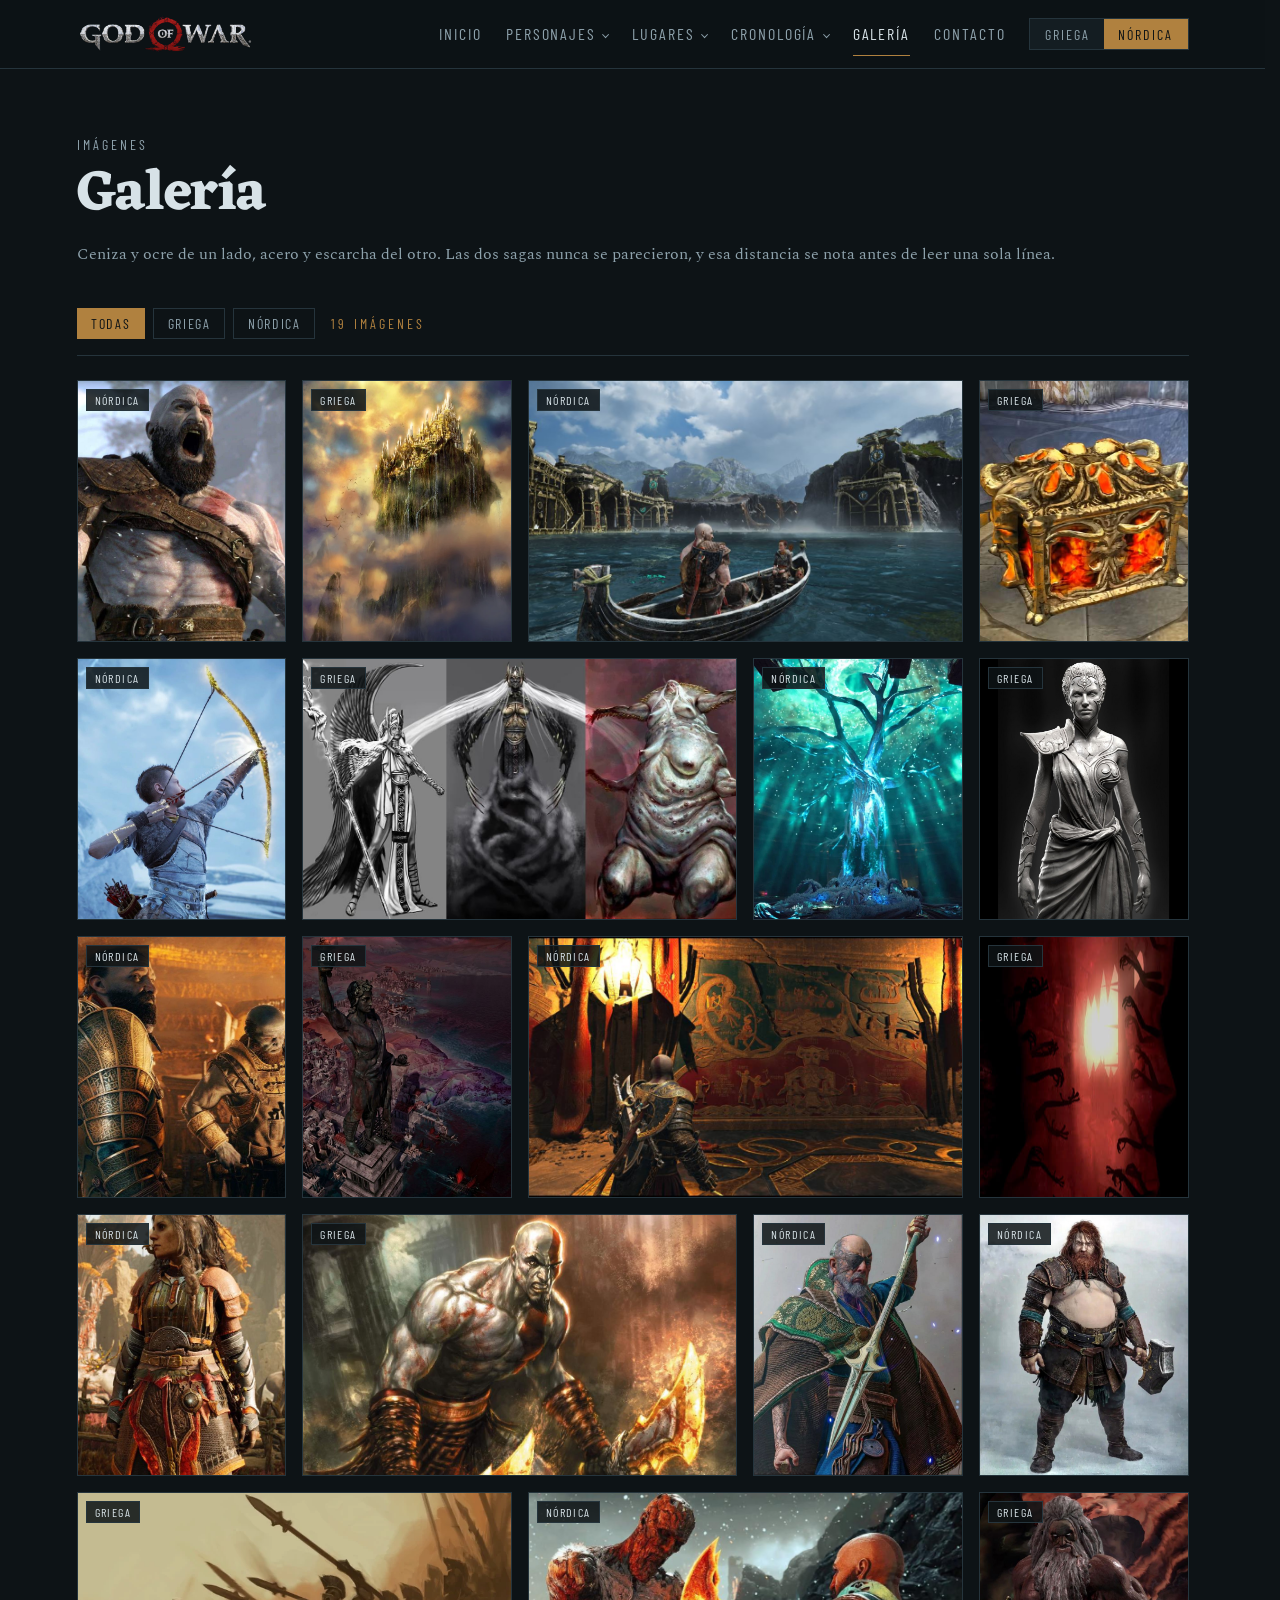
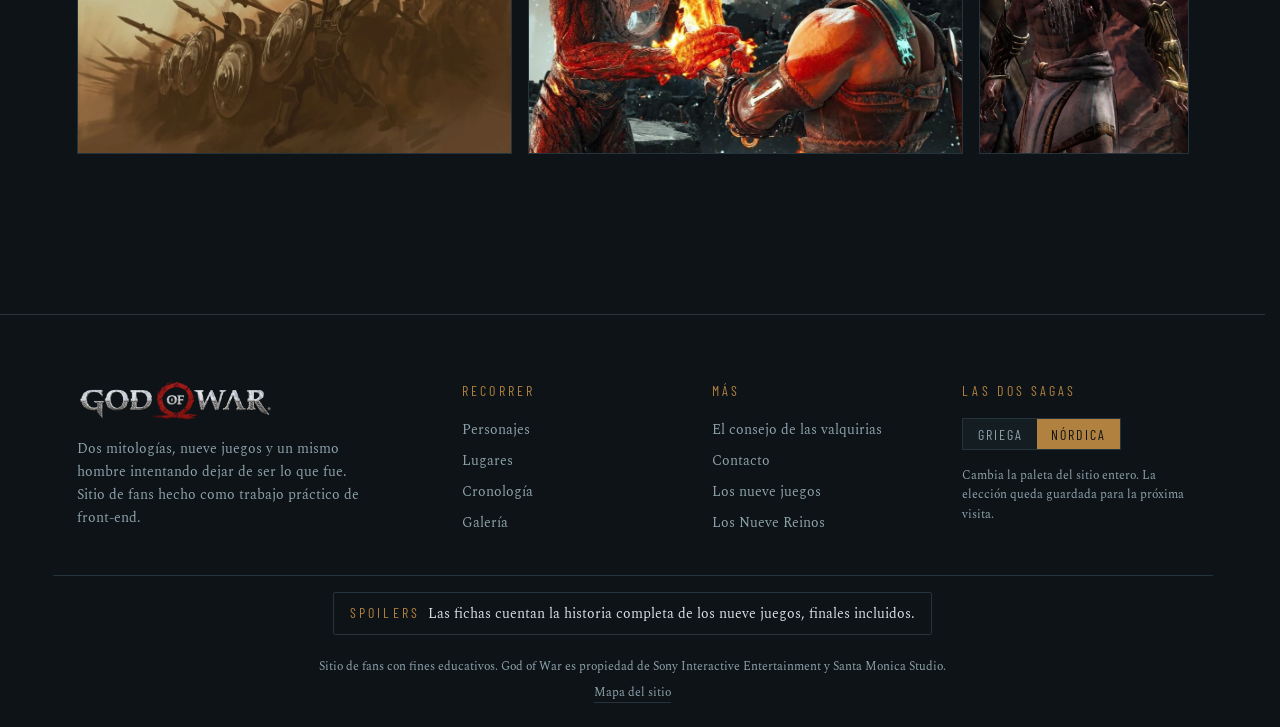
<file: galeria.html>
<!DOCTYPE html>
<html lang="es" data-saga="nordica">
<head>
  <meta charset="UTF-8">
  <meta name="viewport" content="width=device-width, initial-scale=1.0">
  <title>Galería — God of War</title>
  <meta name="description" content="Mosaico de imágenes de las sagas griega y nórdica de God of War.">

  <link rel="icon" href="assets/img/favicon.ico" sizes="any">

  <link rel="preconnect" href="https://fonts.googleapis.com">
  <link rel="preconnect" href="https://fonts.gstatic.com" crossorigin>
  <link href="https://fonts.googleapis.com/css2?family=Barlow+Condensed:wght@400;600&family=Eczar:wght@600;800&family=Spectral:ital,wght@0,400;0,600;1,400&display=swap" rel="stylesheet">

  <!-- Antes de los estilos y sin defer: aplica la saga guardada
       antes del primer pintado. Si no, cada página se pinta en
       nórdica y salta a griega cuando arranca main.js. -->
  <script src="js/tema.js"></script>

  <link rel="stylesheet" href="css/variables.css">
  <link rel="stylesheet" href="css/base.css">
  <link rel="stylesheet" href="css/main.css">
</head>
<body>

  <header class="cabecera">
    <div class="contenedor cabecera__interior">
      <a class="marca" href="index.html"><img class="marca__img" src="assets/img/logo.png" alt="God of War" width="725" height="189"></a>

      <nav class="navegacion" id="menu-principal" aria-label="Principal">
        <a href="index.html">Inicio</a>
        <a href="personajes.html" data-menu="personajes">Personajes</a>
        <a href="lugares.html" data-menu="lugares">Lugares</a>
        <a href="cronologia.html" data-menu="cronologia">Cronología</a>
        <a href="galeria.html" aria-current="page">Galería</a>
        <a href="contacto.html">Contacto</a>
      </nav>

      <div class="interruptor" role="group" aria-label="Elegir saga">
        <button type="button" data-cambiar-saga="griega" aria-pressed="false">Griega</button>
        <button type="button" data-cambiar-saga="nordica" aria-pressed="true">Nórdica</button>
      </div>
      <button class="menu" type="button" id="btn-menu"
              aria-expanded="false" aria-controls="menu-principal" aria-label="Abrir el menú">
        <span class="menu__barras" aria-hidden="true"></span>
      </button>
    </div>
  </header>

  <main class="contenedor" style="padding-block: var(--e-5)">

    <div class="seccion__encabezado">
      <p class="rotulo">Imágenes</p>
      <h2>Galería</h2>
      <p>Ceniza y ocre de un lado, acero y escarcha del otro. Las dos sagas nunca se parecieron, y esa distancia se nota antes de leer una sola línea.</p>
    </div>

    <div class="controles">
      <div class="filtros" role="group" aria-label="Filtrar por saga">
        <button class="filtro" type="button" data-filtro-galeria="todos" aria-pressed="true">Todas</button>
        <button class="filtro" type="button" data-filtro-galeria="griega" aria-pressed="false">Griega</button>
        <button class="filtro" type="button" data-filtro-galeria="nordica" aria-pressed="false">Nórdica</button>
      </div>

      <p class="rotulo" id="contador-galeria" aria-live="polite"></p>
    </div>

    <ul class="galeria" id="galeria-listado"></ul>

  </main>

  <!-- Lightbox: se mantiene oculto hasta que iniciarGaleria() lo activa. -->
  <div class="lightbox" id="lightbox" role="dialog" aria-modal="true" aria-labelledby="lightbox-titulo" hidden>
    <button type="button" class="lightbox__cerrar" id="lightbox-cerrar" aria-label="Cerrar galería">✕</button>
    <button type="button" class="lightbox__flecha lightbox__flecha--anterior" id="lightbox-anterior" aria-label="Imagen anterior">‹</button>
    <button type="button" class="lightbox__flecha lightbox__flecha--siguiente" id="lightbox-siguiente" aria-label="Imagen siguiente">›</button>

    <figure class="lightbox__contenido">
      <div class="lightbox__marco" id="lightbox-marco"></div>
      <figcaption class="lightbox__pie">
        <p class="rotulo" id="lightbox-juego"></p>
        <h3 id="lightbox-titulo"></h3>
        <p id="lightbox-descripcion"></p>
      </figcaption>
    </figure>
  </div>

  <footer class="pie">
    <div class="contenedor pie__interior">

      <div class="pie__marca">
        <a class="marca" href="index.html"><img class="marca__img" src="assets/img/logo.png" alt="God of War" width="725" height="189"></a>
        <p>
          Dos mitologías, nueve juegos y un mismo hombre intentando dejar de ser
          lo que fue. Sitio de fans hecho como trabajo práctico de front-end.
        </p>
      </div>

      <nav class="pie__columna" aria-label="Secciones del sitio">
        <p class="rotulo">Recorrer</p>
        <ul>
          <li><a href="personajes.html">Personajes</a></li>
          <li><a href="lugares.html">Lugares</a></li>
          <li><a href="cronologia.html">Cronología</a></li>
          <li><a href="galeria.html" aria-current="page">Galería</a></li>
        </ul>
      </nav>

      <nav class="pie__columna" aria-label="Otras páginas">
        <p class="rotulo">Más</p>
        <ul>
          <li><a href="valquirias.html">El consejo de las valquirias</a></li>
          <li><a href="contacto.html">Contacto</a></li>
          <li><a href="index.html#cronologia-seccion">Los nueve juegos</a></li>
          <li><a href="index.html#reinos-seccion">Los Nueve Reinos</a></li>
        </ul>
      </nav>

      <div class="pie__columna">
        <p class="rotulo">Las dos sagas</p>
        <div class="interruptor" role="group" aria-label="Elegir saga">
          <button type="button" data-cambiar-saga="griega" aria-pressed="false">Griega</button>
          <button type="button" data-cambiar-saga="nordica" aria-pressed="true">Nórdica</button>
        </div>
        <p class="pie__nota">
          Cambia la paleta del sitio entero. La elección queda guardada para la
          próxima visita.
        </p>
      </div>

    </div>

    <div class="contenedor pie__legal">
      <p class="pie__spoilers">
        <span class="rotulo">Spoilers</span>
        Las fichas cuentan la historia completa de los nueve juegos, finales incluidos.
      </p>
      <p>Sitio de fans con fines educativos. God of War es propiedad de Sony Interactive Entertainment y Santa Monica Studio.</p>
      <p><a href="mapa.html">Mapa del sitio</a></p>
    </div>
  </footer>

  <script src="js/data-personajes.js"></script>
  <script src="js/data-lugares.js"></script>
  <script src="js/data-juegos.js"></script>
  <script src="js/data-valquirias.js"></script>
  <script src="js/data-galeria.js"></script>
  <script src="js/render.js"></script>
  <script src="js/main.js"></script>
</body>
</html>
</file>
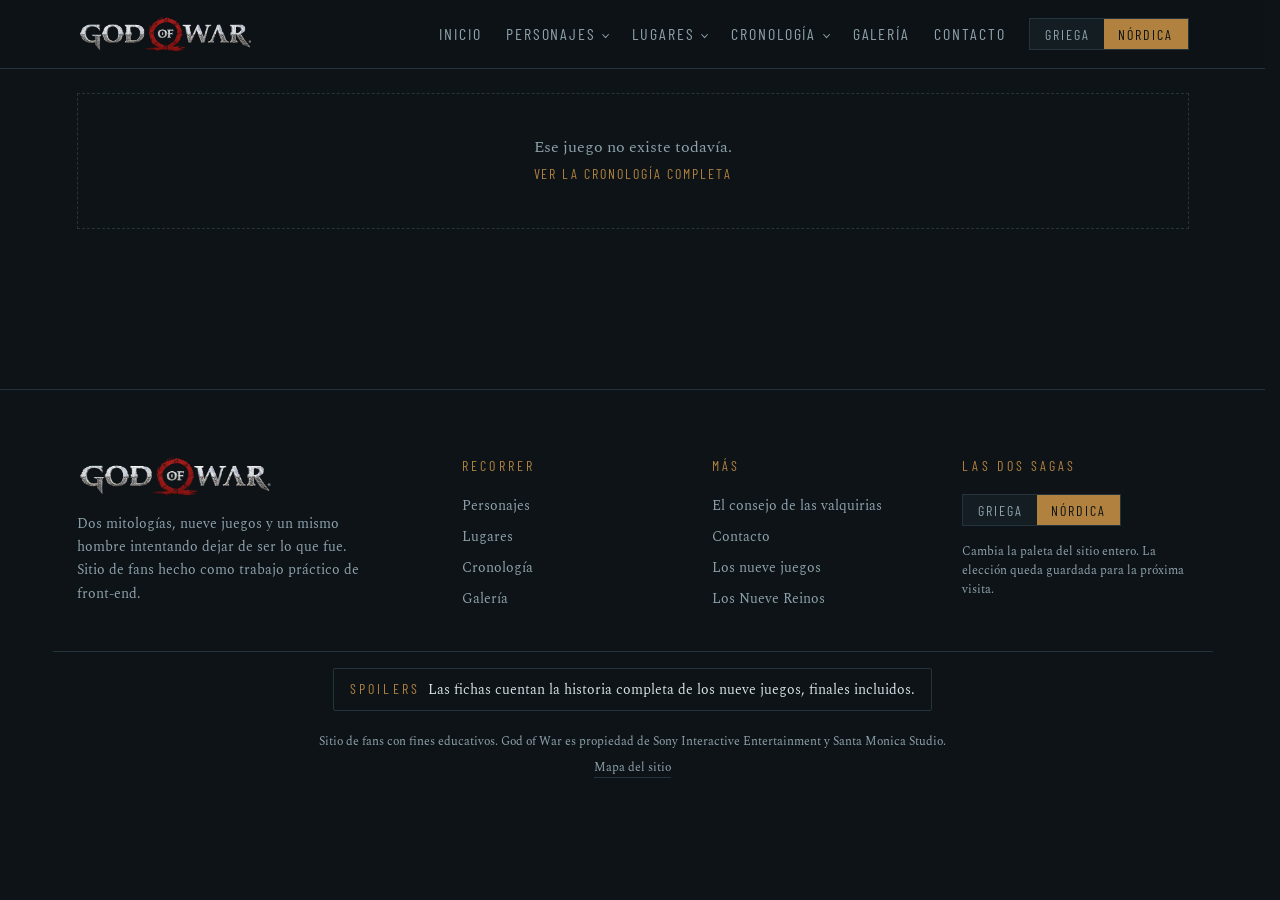
<file: juego.html>
<!DOCTYPE html>
<html lang="es" data-saga="nordica">
<head>
  <meta charset="UTF-8">
  <meta name="viewport" content="width=device-width, initial-scale=1.0">
  <title>Ficha — God of War</title>

  <link rel="icon" href="assets/img/favicon.ico" sizes="any">

  <link rel="preconnect" href="https://fonts.googleapis.com">
  <link rel="preconnect" href="https://fonts.gstatic.com" crossorigin>
  <link href="https://fonts.googleapis.com/css2?family=Barlow+Condensed:wght@400;600&family=Eczar:wght@600;800&family=Spectral:ital,wght@0,400;0,600;1,400&display=swap" rel="stylesheet">

  <!-- Antes de los estilos y sin defer: aplica la saga guardada
       antes del primer pintado. Si no, cada página se pinta en
       nórdica y salta a griega cuando arranca main.js. -->
  <script src="js/tema.js"></script>

  <link rel="stylesheet" href="css/variables.css">
  <link rel="stylesheet" href="css/base.css">
  <link rel="stylesheet" href="css/main.css">
</head>
<body>

  <header class="cabecera">
    <div class="contenedor cabecera__interior">
      <a class="marca" href="index.html"><img class="marca__img" src="assets/img/logo.png" alt="God of War" width="725" height="189"></a>

      <nav class="navegacion" id="menu-principal" aria-label="Principal">
        <a href="index.html">Inicio</a>
        <a href="personajes.html" data-menu="personajes">Personajes</a>
        <a href="lugares.html" data-menu="lugares">Lugares</a>
        <a href="cronologia.html" data-menu="cronologia">Cronología</a>
        <a href="galeria.html">Galería</a>
        <a href="contacto.html">Contacto</a>
      </nav>

      <div class="interruptor" role="group" aria-label="Elegir saga">
        <button type="button" data-cambiar-saga="griega" aria-pressed="false">Griega</button>
        <button type="button" data-cambiar-saga="nordica" aria-pressed="true">Nórdica</button>
      </div>
      <button class="menu" type="button" id="btn-menu"
              aria-expanded="false" aria-controls="menu-principal" aria-label="Abrir el menú">
        <span class="menu__barras" aria-hidden="true"></span>
      </button>
    </div>
  </header>

  <main class="contenedor">
    <article class="ficha" id="ficha-juego"></article>
  </main>

  <footer class="pie">
    <div class="contenedor pie__interior">

      <div class="pie__marca">
        <a class="marca" href="index.html"><img class="marca__img" src="assets/img/logo.png" alt="God of War" width="725" height="189"></a>
        <p>
          Dos mitologías, nueve juegos y un mismo hombre intentando dejar de ser
          lo que fue. Sitio de fans hecho como trabajo práctico de front-end.
        </p>
      </div>

      <nav class="pie__columna" aria-label="Secciones del sitio">
        <p class="rotulo">Recorrer</p>
        <ul>
          <li><a href="personajes.html">Personajes</a></li>
          <li><a href="lugares.html">Lugares</a></li>
          <li><a href="cronologia.html">Cronología</a></li>
          <li><a href="galeria.html">Galería</a></li>
        </ul>
      </nav>

      <nav class="pie__columna" aria-label="Otras páginas">
        <p class="rotulo">Más</p>
        <ul>
          <li><a href="valquirias.html">El consejo de las valquirias</a></li>
          <li><a href="contacto.html">Contacto</a></li>
          <li><a href="index.html#cronologia-seccion">Los nueve juegos</a></li>
          <li><a href="index.html#reinos-seccion">Los Nueve Reinos</a></li>
        </ul>
      </nav>

      <div class="pie__columna">
        <p class="rotulo">Las dos sagas</p>
        <div class="interruptor" role="group" aria-label="Elegir saga">
          <button type="button" data-cambiar-saga="griega" aria-pressed="false">Griega</button>
          <button type="button" data-cambiar-saga="nordica" aria-pressed="true">Nórdica</button>
        </div>
        <p class="pie__nota">
          Cambia la paleta del sitio entero. La elección queda guardada para la
          próxima visita.
        </p>
      </div>

    </div>

    <div class="contenedor pie__legal">
      <p class="pie__spoilers">
        <span class="rotulo">Spoilers</span>
        Las fichas cuentan la historia completa de los nueve juegos, finales incluidos.
      </p>
      <p>Sitio de fans con fines educativos. God of War es propiedad de Sony Interactive Entertainment y Santa Monica Studio.</p>
      <p><a href="mapa.html">Mapa del sitio</a></p>
    </div>
  </footer>

  <script src="js/data-personajes.js"></script>
  <script src="js/data-lugares.js"></script>
  <script src="js/data-juegos.js"></script>
  <script src="js/data-valquirias.js"></script>
  <script src="js/render.js"></script>
  <script src="js/main.js"></script>
</body>
</html>
</file>
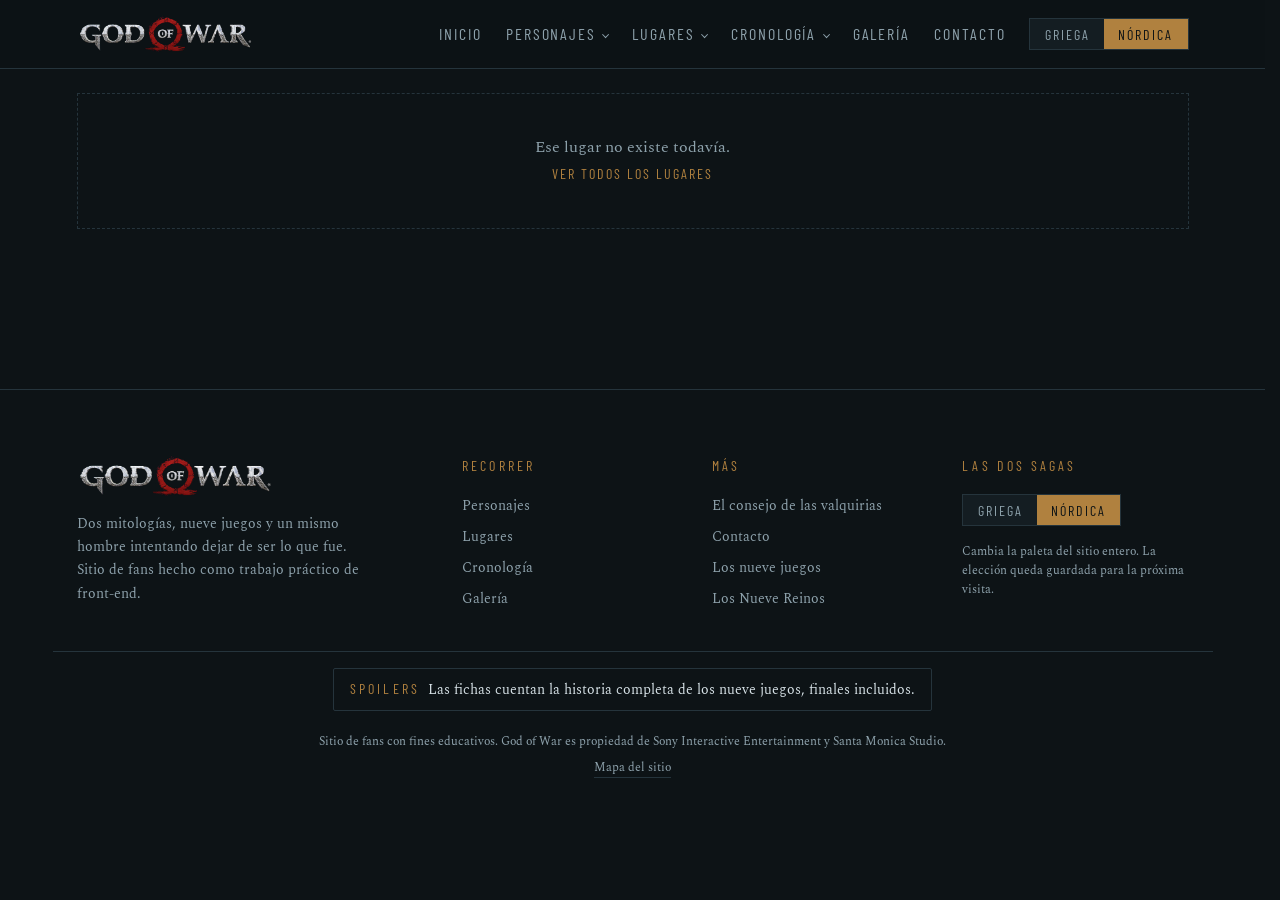
<file: lugar.html>
<!DOCTYPE html>
<html lang="es" data-saga="nordica">
<head>
  <meta charset="UTF-8">
  <meta name="viewport" content="width=device-width, initial-scale=1.0">
  <title>Ficha — God of War</title>

  <link rel="icon" href="assets/img/favicon.ico" sizes="any">

  <link rel="preconnect" href="https://fonts.googleapis.com">
  <link rel="preconnect" href="https://fonts.gstatic.com" crossorigin>
  <link href="https://fonts.googleapis.com/css2?family=Barlow+Condensed:wght@400;600&family=Eczar:wght@600;800&family=Spectral:ital,wght@0,400;0,600;1,400&display=swap" rel="stylesheet">

  <!-- Antes de los estilos y sin defer: aplica la saga guardada
       antes del primer pintado. Si no, cada página se pinta en
       nórdica y salta a griega cuando arranca main.js. -->
  <script src="js/tema.js"></script>

  <link rel="stylesheet" href="css/variables.css">
  <link rel="stylesheet" href="css/base.css">
  <link rel="stylesheet" href="css/main.css">
</head>
<body>

  <header class="cabecera">
    <div class="contenedor cabecera__interior">
      <a class="marca" href="index.html"><img class="marca__img" src="assets/img/logo.png" alt="God of War" width="725" height="189"></a>

      <nav class="navegacion" id="menu-principal" aria-label="Principal">
        <a href="index.html">Inicio</a>
        <a href="personajes.html" data-menu="personajes">Personajes</a>
        <a href="lugares.html" data-menu="lugares">Lugares</a>
        <a href="cronologia.html" data-menu="cronologia">Cronología</a>
        <a href="galeria.html">Galería</a>
        <a href="contacto.html">Contacto</a>
      </nav>

      <div class="interruptor" role="group" aria-label="Elegir saga">
        <button type="button" data-cambiar-saga="griega" aria-pressed="false">Griega</button>
        <button type="button" data-cambiar-saga="nordica" aria-pressed="true">Nórdica</button>
      </div>
      <button class="menu" type="button" id="btn-menu"
              aria-expanded="false" aria-controls="menu-principal" aria-label="Abrir el menú">
        <span class="menu__barras" aria-hidden="true"></span>
      </button>
    </div>
  </header>

  <main class="contenedor">
    <article class="ficha" id="ficha-lugar"></article>
  </main>

  <footer class="pie">
    <div class="contenedor pie__interior">

      <div class="pie__marca">
        <a class="marca" href="index.html"><img class="marca__img" src="assets/img/logo.png" alt="God of War" width="725" height="189"></a>
        <p>
          Dos mitologías, nueve juegos y un mismo hombre intentando dejar de ser
          lo que fue. Sitio de fans hecho como trabajo práctico de front-end.
        </p>
      </div>

      <nav class="pie__columna" aria-label="Secciones del sitio">
        <p class="rotulo">Recorrer</p>
        <ul>
          <li><a href="personajes.html">Personajes</a></li>
          <li><a href="lugares.html">Lugares</a></li>
          <li><a href="cronologia.html">Cronología</a></li>
          <li><a href="galeria.html">Galería</a></li>
        </ul>
      </nav>

      <nav class="pie__columna" aria-label="Otras páginas">
        <p class="rotulo">Más</p>
        <ul>
          <li><a href="valquirias.html">El consejo de las valquirias</a></li>
          <li><a href="contacto.html">Contacto</a></li>
          <li><a href="index.html#cronologia-seccion">Los nueve juegos</a></li>
          <li><a href="index.html#reinos-seccion">Los Nueve Reinos</a></li>
        </ul>
      </nav>

      <div class="pie__columna">
        <p class="rotulo">Las dos sagas</p>
        <div class="interruptor" role="group" aria-label="Elegir saga">
          <button type="button" data-cambiar-saga="griega" aria-pressed="false">Griega</button>
          <button type="button" data-cambiar-saga="nordica" aria-pressed="true">Nórdica</button>
        </div>
        <p class="pie__nota">
          Cambia la paleta del sitio entero. La elección queda guardada para la
          próxima visita.
        </p>
      </div>

    </div>

    <div class="contenedor pie__legal">
      <p class="pie__spoilers">
        <span class="rotulo">Spoilers</span>
        Las fichas cuentan la historia completa de los nueve juegos, finales incluidos.
      </p>
      <p>Sitio de fans con fines educativos. God of War es propiedad de Sony Interactive Entertainment y Santa Monica Studio.</p>
      <p><a href="mapa.html">Mapa del sitio</a></p>
    </div>
  </footer>

  <script src="js/data-personajes.js"></script>
  <script src="js/data-lugares.js"></script>
  <script src="js/data-juegos.js"></script>
  <script src="js/data-valquirias.js"></script>
  <script src="js/render.js"></script>
  <script src="js/main.js"></script>
</body>
</html>
</file>
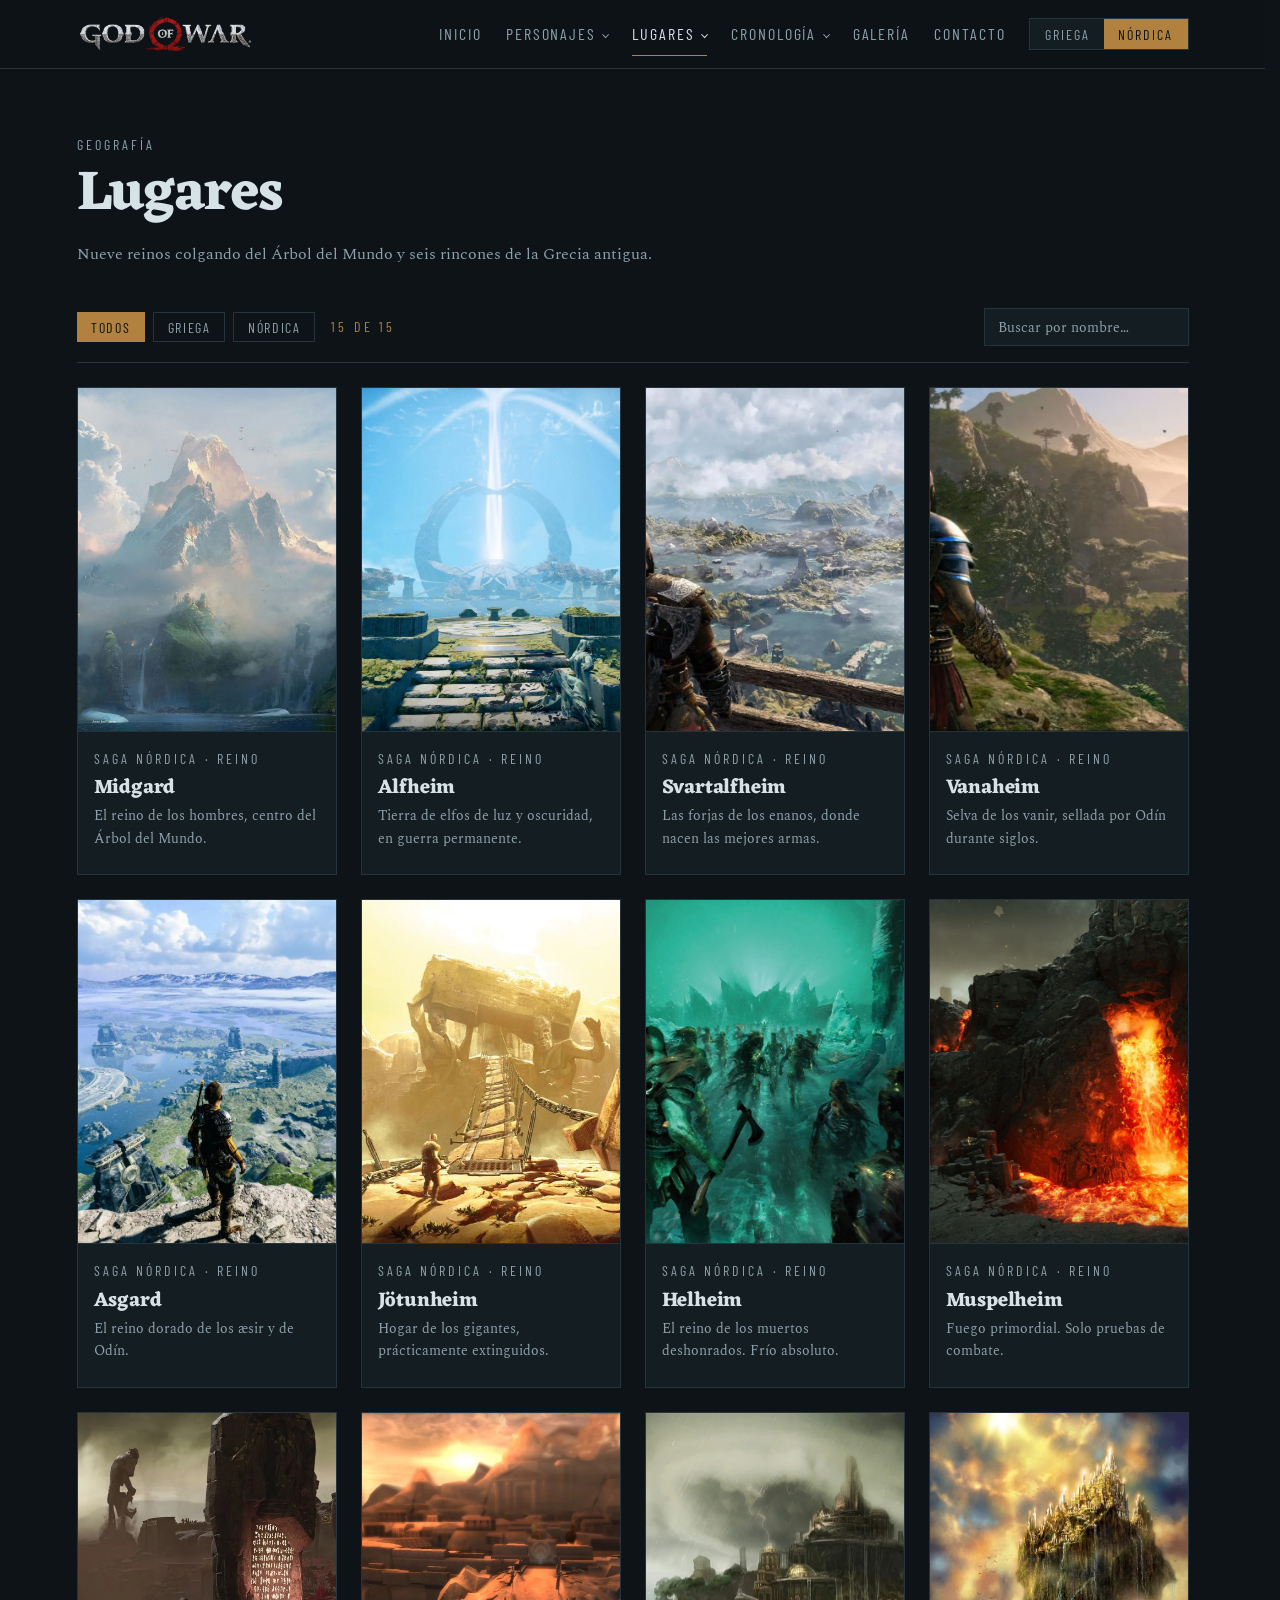
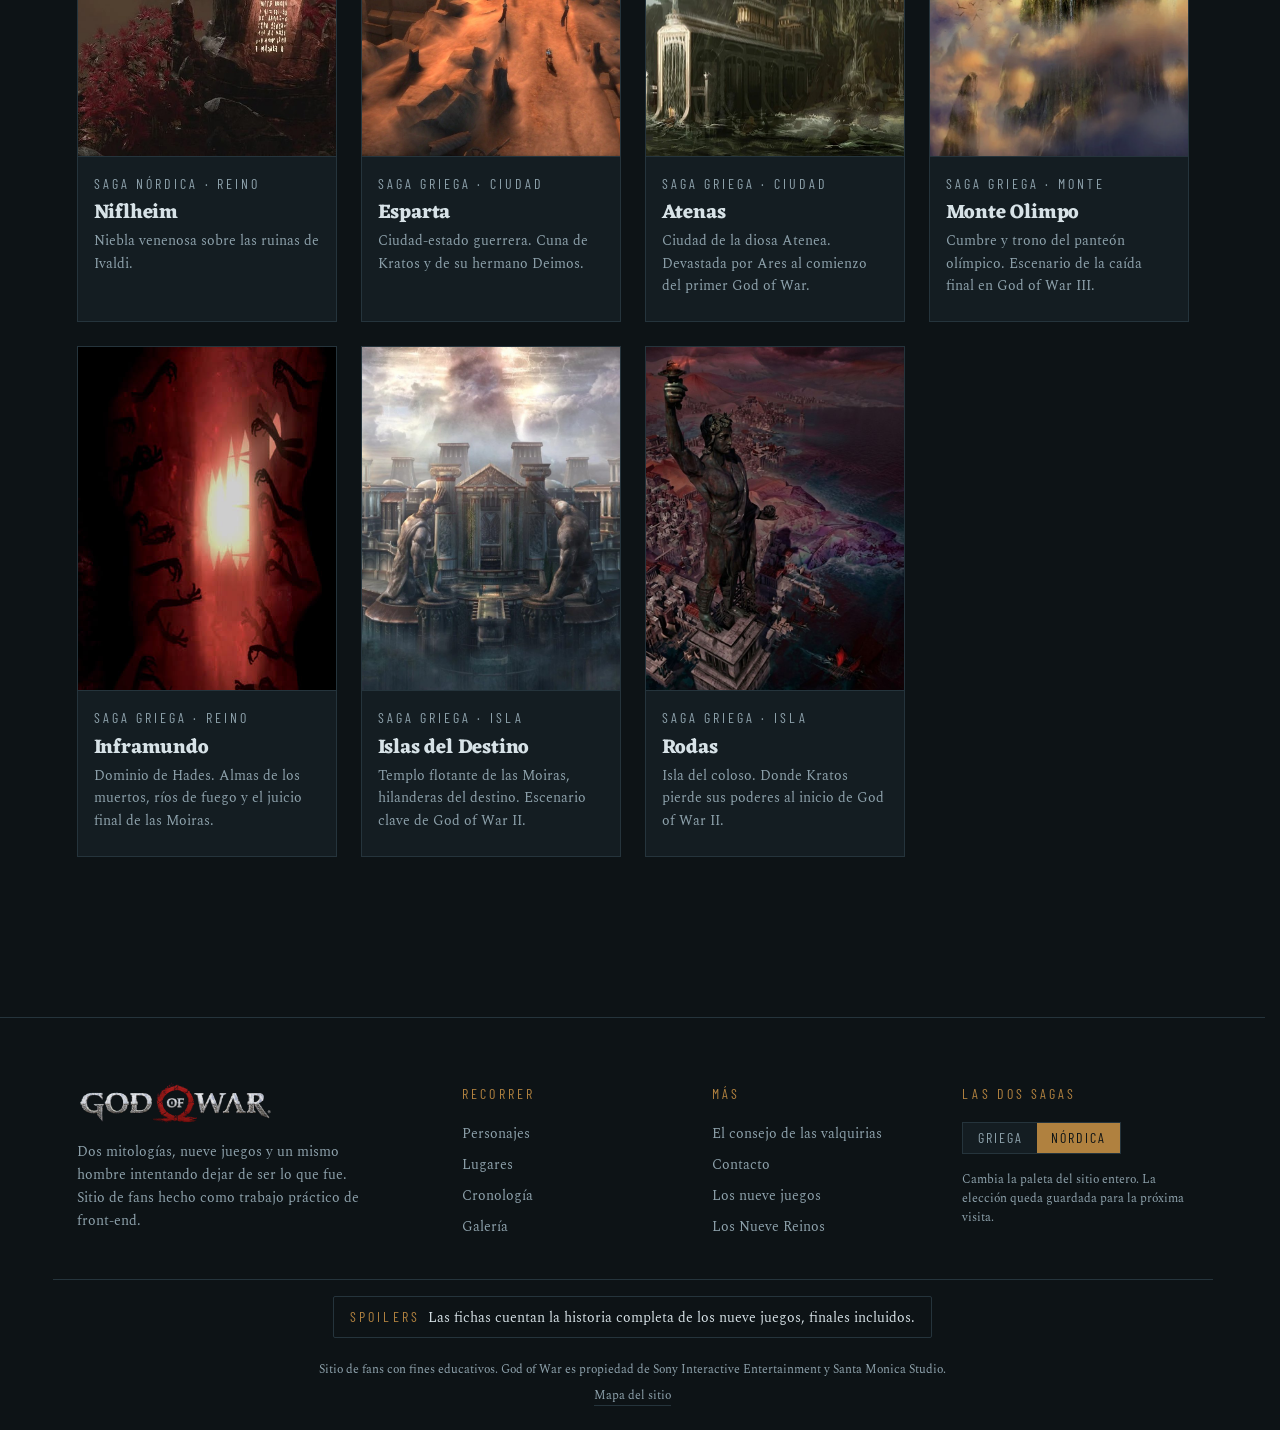
<file: lugares.html>
<!DOCTYPE html>
<html lang="es" data-saga="nordica">
<head>
  <meta charset="UTF-8">
  <meta name="viewport" content="width=device-width, initial-scale=1.0">
  <title>Lugares — God of War</title>
  <meta name="description" content="Los nueve reinos nórdicos y los seis lugares griegos por donde pasa Kratos.">

  <link rel="icon" href="assets/img/favicon.ico" sizes="any">

  <link rel="preconnect" href="https://fonts.googleapis.com">
  <link rel="preconnect" href="https://fonts.gstatic.com" crossorigin>
  <link href="https://fonts.googleapis.com/css2?family=Barlow+Condensed:wght@400;600&family=Eczar:wght@600;800&family=Spectral:ital,wght@0,400;0,600;1,400&display=swap" rel="stylesheet">

  <!-- Antes de los estilos y sin defer: aplica la saga guardada
       antes del primer pintado. Si no, cada página se pinta en
       nórdica y salta a griega cuando arranca main.js. -->
  <script src="js/tema.js"></script>

  <link rel="stylesheet" href="css/variables.css">
  <link rel="stylesheet" href="css/base.css">
  <link rel="stylesheet" href="css/main.css">
</head>
<body>

  <header class="cabecera">
    <div class="contenedor cabecera__interior">
      <a class="marca" href="index.html"><img class="marca__img" src="assets/img/logo.png" alt="God of War" width="725" height="189"></a>

      <nav class="navegacion" id="menu-principal" aria-label="Principal">
        <a href="index.html">Inicio</a>
        <a href="personajes.html" data-menu="personajes">Personajes</a>
        <a href="lugares.html" data-menu="lugares" aria-current="page">Lugares</a>
        <a href="cronologia.html" data-menu="cronologia">Cronología</a>
        <a href="galeria.html">Galería</a>
        <a href="contacto.html">Contacto</a>
      </nav>

      <div class="interruptor" role="group" aria-label="Elegir saga">
        <button type="button" data-cambiar-saga="griega" aria-pressed="false">Griega</button>
        <button type="button" data-cambiar-saga="nordica" aria-pressed="true">Nórdica</button>
      </div>
      <button class="menu" type="button" id="btn-menu"
              aria-expanded="false" aria-controls="menu-principal" aria-label="Abrir el menú">
        <span class="menu__barras" aria-hidden="true"></span>
      </button>
    </div>
  </header>

  <main class="contenedor" style="padding-block: var(--e-5)">

    <div class="seccion__encabezado">
      <p class="rotulo">Geografía</p>
      <h2>Lugares</h2>
      <p>Nueve reinos colgando del Árbol del Mundo y seis rincones de la Grecia antigua.</p>
    </div>

    <div class="controles">
      <div class="filtros" role="group" aria-label="Filtrar por saga">
        <button class="filtro" type="button" data-filtro-lugares="todos" aria-pressed="true">Todos</button>
        <button class="filtro" type="button" data-filtro-lugares="griega" aria-pressed="false">Griega</button>
        <button class="filtro" type="button" data-filtro-lugares="nordica" aria-pressed="false">Nórdica</button>
      </div>

      <p class="rotulo" id="contador-lugares" aria-live="polite"></p>

      <label class="solo-lectores" for="buscador-lugares">Buscar lugar</label>
      <input class="buscador" type="search" id="buscador-lugares" placeholder="Buscar por nombre…">
    </div>

    <ul class="rejilla" id="listado-lugares"></ul>

  </main>

  <footer class="pie">
    <div class="contenedor pie__interior">

      <div class="pie__marca">
        <a class="marca" href="index.html"><img class="marca__img" src="assets/img/logo.png" alt="God of War" width="725" height="189"></a>
        <p>
          Dos mitologías, nueve juegos y un mismo hombre intentando dejar de ser
          lo que fue. Sitio de fans hecho como trabajo práctico de front-end.
        </p>
      </div>

      <nav class="pie__columna" aria-label="Secciones del sitio">
        <p class="rotulo">Recorrer</p>
        <ul>
          <li><a href="personajes.html">Personajes</a></li>
          <li><a href="lugares.html" aria-current="page">Lugares</a></li>
          <li><a href="cronologia.html">Cronología</a></li>
          <li><a href="galeria.html">Galería</a></li>
        </ul>
      </nav>

      <nav class="pie__columna" aria-label="Otras páginas">
        <p class="rotulo">Más</p>
        <ul>
          <li><a href="valquirias.html">El consejo de las valquirias</a></li>
          <li><a href="contacto.html">Contacto</a></li>
          <li><a href="index.html#cronologia-seccion">Los nueve juegos</a></li>
          <li><a href="index.html#reinos-seccion">Los Nueve Reinos</a></li>
        </ul>
      </nav>

      <div class="pie__columna">
        <p class="rotulo">Las dos sagas</p>
        <div class="interruptor" role="group" aria-label="Elegir saga">
          <button type="button" data-cambiar-saga="griega" aria-pressed="false">Griega</button>
          <button type="button" data-cambiar-saga="nordica" aria-pressed="true">Nórdica</button>
        </div>
        <p class="pie__nota">
          Cambia la paleta del sitio entero. La elección queda guardada para la
          próxima visita.
        </p>
      </div>

    </div>

    <div class="contenedor pie__legal">
      <p class="pie__spoilers">
        <span class="rotulo">Spoilers</span>
        Las fichas cuentan la historia completa de los nueve juegos, finales incluidos.
      </p>
      <p>Sitio de fans con fines educativos. God of War es propiedad de Sony Interactive Entertainment y Santa Monica Studio.</p>
      <p><a href="mapa.html">Mapa del sitio</a></p>
    </div>
  </footer>

  <script src="js/data-personajes.js"></script>
  <script src="js/data-lugares.js"></script>
  <script src="js/data-juegos.js"></script>
  <script src="js/data-valquirias.js"></script>
  <script src="js/render.js"></script>
  <script src="js/main.js"></script>
</body>
</html>
</file>
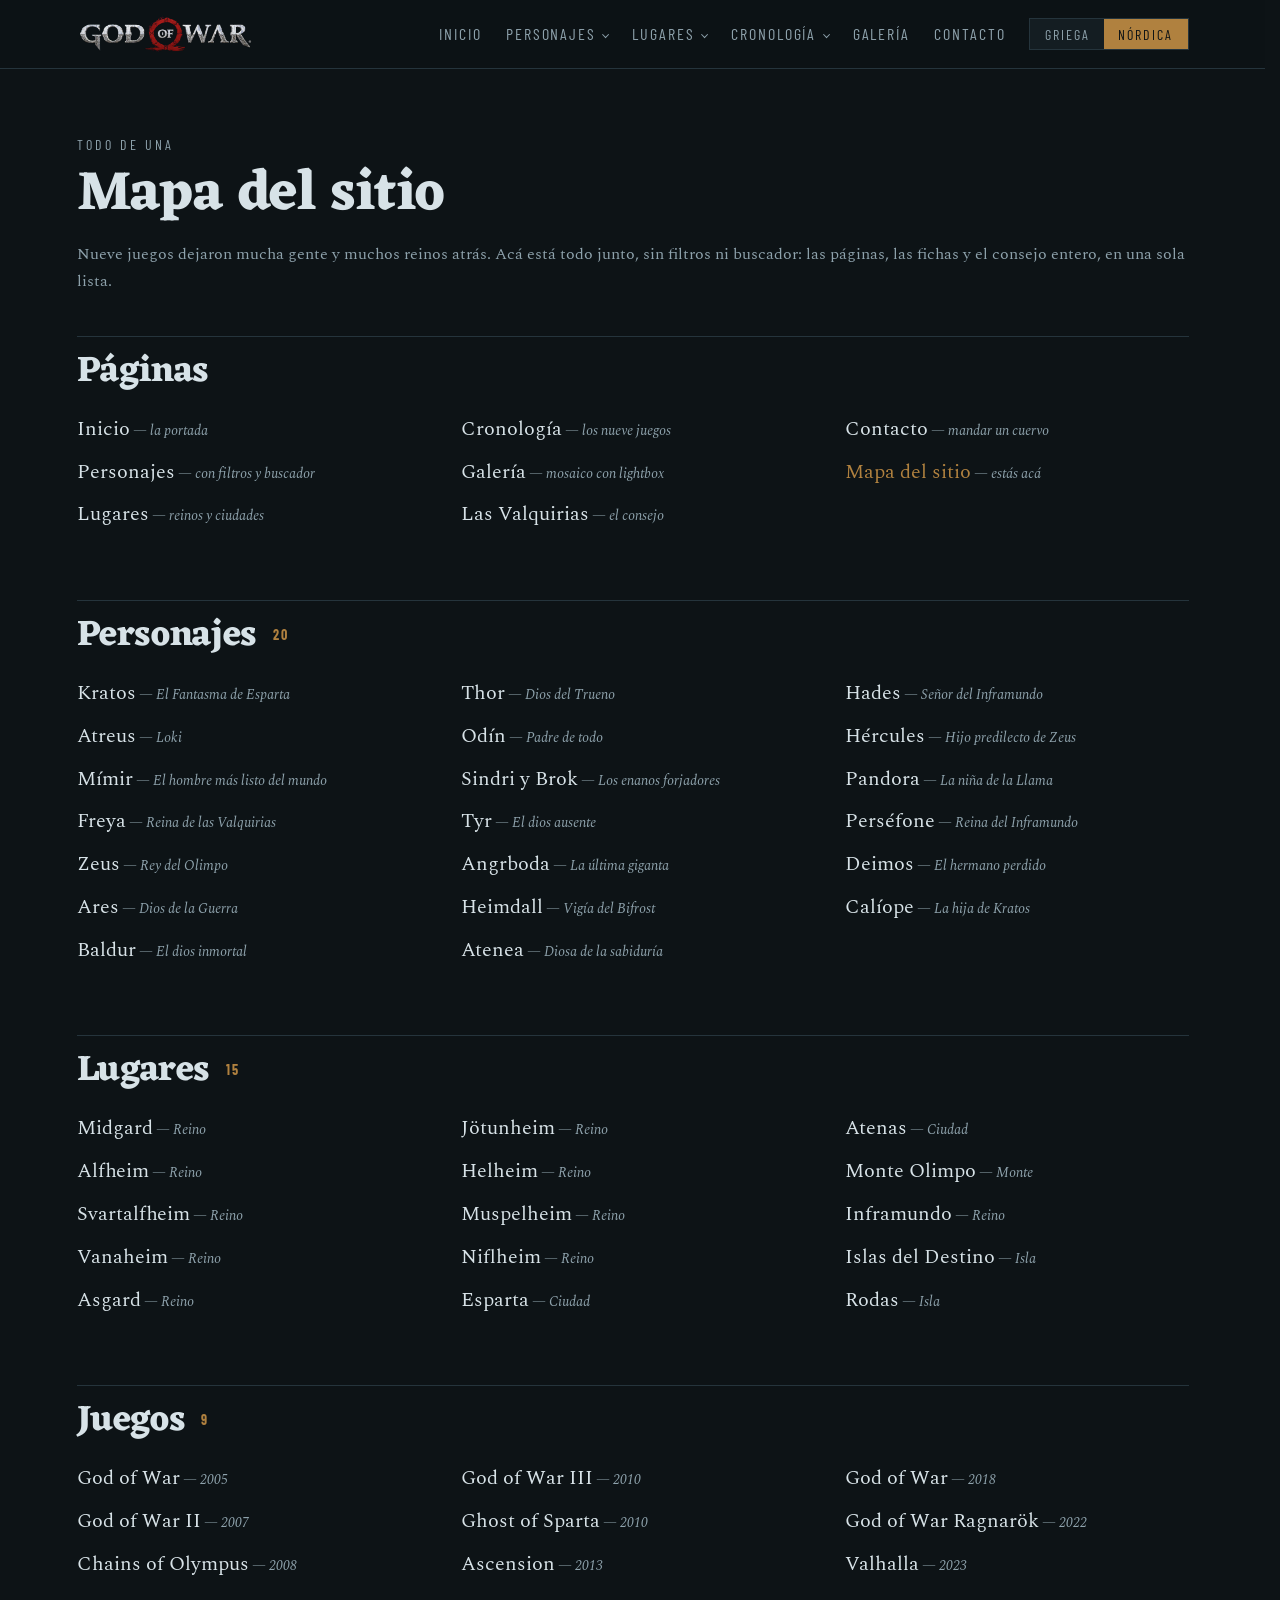
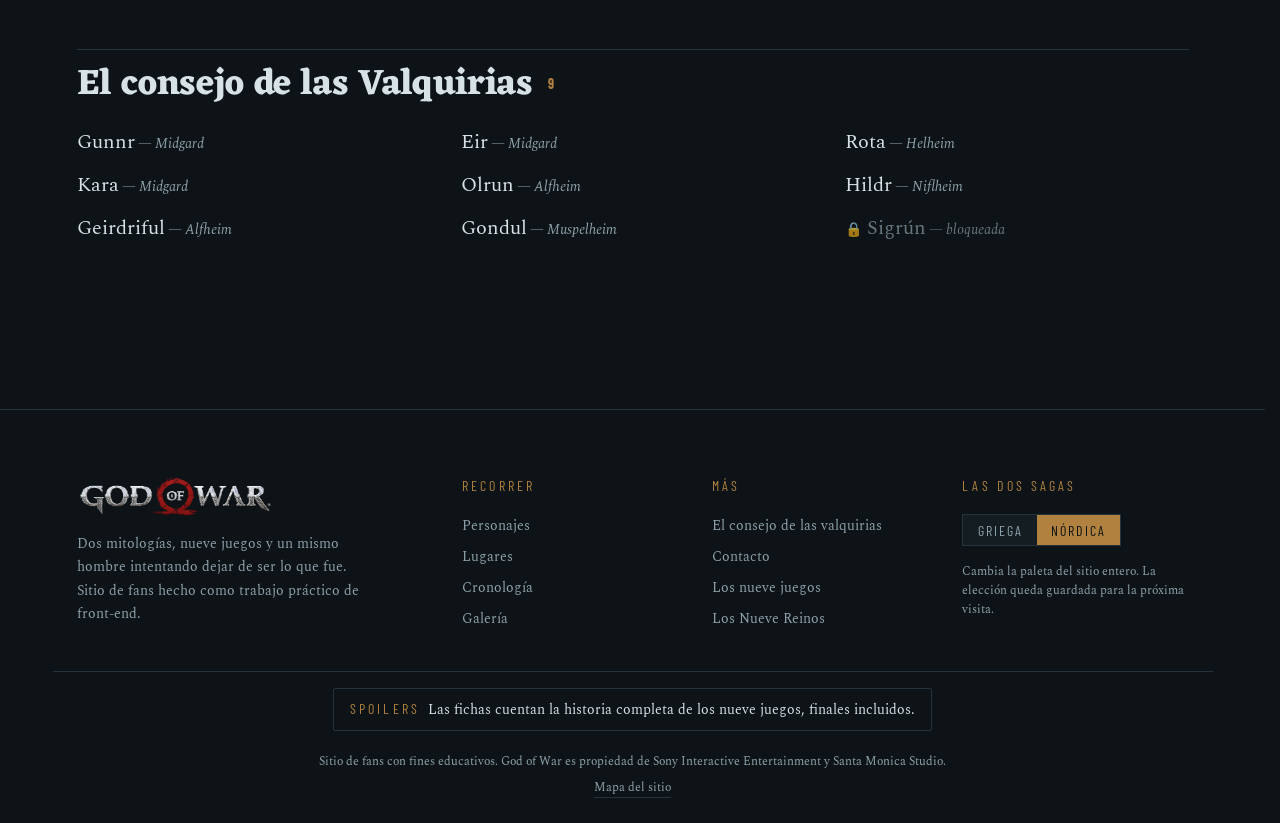
<file: mapa.html>
<!DOCTYPE html>
<html lang="es" data-saga="nordica">
<head>
  <meta charset="UTF-8">
  <meta name="viewport" content="width=device-width, initial-scale=1.0">
  <title>Mapa del sitio — God of War</title>
  <meta name="description" content="Todas las páginas y fichas del sitio en una sola lista: personajes, lugares, juegos y el consejo de las valquirias.">

  <link rel="icon" href="assets/img/favicon.ico" sizes="any">

  <link rel="preconnect" href="https://fonts.googleapis.com">
  <link rel="preconnect" href="https://fonts.gstatic.com" crossorigin>
  <link href="https://fonts.googleapis.com/css2?family=Barlow+Condensed:wght@400;600&family=Eczar:wght@600;800&family=Spectral:ital,wght@0,400;0,600;1,400&display=swap" rel="stylesheet">

  <!-- Antes de los estilos y sin defer: aplica la saga guardada
       antes del primer pintado. Si no, cada página se pinta en
       nórdica y salta a griega cuando arranca main.js. -->
  <script src="js/tema.js"></script>

  <link rel="stylesheet" href="css/variables.css">
  <link rel="stylesheet" href="css/base.css">
  <link rel="stylesheet" href="css/main.css">
</head>
<body>

  <header class="cabecera">
    <div class="contenedor cabecera__interior">
      <a class="marca" href="index.html"><img class="marca__img" src="assets/img/logo.png" alt="God of War" width="725" height="189"></a>

      <nav class="navegacion" id="menu-principal" aria-label="Principal">
        <a href="index.html">Inicio</a>
        <a href="personajes.html" data-menu="personajes">Personajes</a>
        <a href="lugares.html" data-menu="lugares">Lugares</a>
        <a href="cronologia.html" data-menu="cronologia">Cronología</a>
        <a href="galeria.html">Galería</a>
        <a href="contacto.html">Contacto</a>
      </nav>

      <div class="interruptor" role="group" aria-label="Elegir saga">
        <button type="button" data-cambiar-saga="griega" aria-pressed="false">Griega</button>
        <button type="button" data-cambiar-saga="nordica" aria-pressed="true">Nórdica</button>
      </div>
      <button class="menu" type="button" id="btn-menu"
              aria-expanded="false" aria-controls="menu-principal" aria-label="Abrir el menú">
        <span class="menu__barras" aria-hidden="true"></span>
      </button>
    </div>
  </header>

  <main class="contenedor" style="padding-block: var(--e-5)">

    <div class="seccion__encabezado">
      <p class="rotulo">Todo de una</p>
      <h2>Mapa del sitio</h2>
      <p>
        Nueve juegos dejaron mucha gente y muchos reinos atrás. Acá está todo
        junto, sin filtros ni buscador: las páginas, las fichas y el consejo
        entero, en una sola lista.
      </p>
    </div>

    <div class="mapa">

      <!-- Las páginas van escritas a mano: son estructura, no contenido,
           y así la lista principal sigue estando aunque falle el script. -->
      <section class="mapa__grupo">
        <h3>Páginas</h3>
        <ul class="mapa__lista">
          <li><a href="index.html"><span class="mapa__nombre">Inicio</span><span class="mapa__nota">la portada</span></a></li>
          <li><a href="personajes.html"><span class="mapa__nombre">Personajes</span><span class="mapa__nota">con filtros y buscador</span></a></li>
          <li><a href="lugares.html"><span class="mapa__nombre">Lugares</span><span class="mapa__nota">reinos y ciudades</span></a></li>
          <li><a href="cronologia.html"><span class="mapa__nombre">Cronología</span><span class="mapa__nota">los nueve juegos</span></a></li>
          <li><a href="galeria.html"><span class="mapa__nombre">Galería</span><span class="mapa__nota">mosaico con lightbox</span></a></li>
          <li><a href="valquirias.html"><span class="mapa__nombre">Las Valquirias</span><span class="mapa__nota">el consejo</span></a></li>
          <li><a href="contacto.html"><span class="mapa__nombre">Contacto</span><span class="mapa__nota">mandar un cuervo</span></a></li>
          <li><a href="mapa.html" aria-current="page"><span class="mapa__nombre">Mapa del sitio</span><span class="mapa__nota">estás acá</span></a></li>
        </ul>
      </section>

      <section class="mapa__grupo">
        <h3>Personajes <span class="mapa__cuenta" id="cuenta-personajes"></span></h3>
        <ul class="mapa__lista" id="mapa-personajes"></ul>
      </section>

      <section class="mapa__grupo">
        <h3>Lugares <span class="mapa__cuenta" id="cuenta-lugares"></span></h3>
        <ul class="mapa__lista" id="mapa-lugares"></ul>
      </section>

      <section class="mapa__grupo">
        <h3>Juegos <span class="mapa__cuenta" id="cuenta-juegos"></span></h3>
        <ul class="mapa__lista" id="mapa-juegos"></ul>
      </section>

      <section class="mapa__grupo">
        <h3>El consejo de las Valquirias <span class="mapa__cuenta" id="cuenta-valquirias"></span></h3>
        <ul class="mapa__lista" id="mapa-valquirias"></ul>
      </section>

    </div>

  </main>

  <footer class="pie">
    <div class="contenedor pie__interior">

      <div class="pie__marca">
        <a class="marca" href="index.html"><img class="marca__img" src="assets/img/logo.png" alt="God of War" width="725" height="189"></a>
        <p>
          Dos mitologías, nueve juegos y un mismo hombre intentando dejar de ser
          lo que fue. Sitio de fans hecho como trabajo práctico de front-end.
        </p>
      </div>

      <nav class="pie__columna" aria-label="Secciones del sitio">
        <p class="rotulo">Recorrer</p>
        <ul>
          <li><a href="personajes.html">Personajes</a></li>
          <li><a href="lugares.html">Lugares</a></li>
          <li><a href="cronologia.html">Cronología</a></li>
          <li><a href="galeria.html">Galería</a></li>
        </ul>
      </nav>

      <nav class="pie__columna" aria-label="Otras páginas">
        <p class="rotulo">Más</p>
        <ul>
          <li><a href="valquirias.html">El consejo de las valquirias</a></li>
          <li><a href="contacto.html">Contacto</a></li>
          <li><a href="index.html#cronologia-seccion">Los nueve juegos</a></li>
          <li><a href="index.html#reinos-seccion">Los Nueve Reinos</a></li>
        </ul>
      </nav>

      <div class="pie__columna">
        <p class="rotulo">Las dos sagas</p>
        <div class="interruptor" role="group" aria-label="Elegir saga">
          <button type="button" data-cambiar-saga="griega" aria-pressed="false">Griega</button>
          <button type="button" data-cambiar-saga="nordica" aria-pressed="true">Nórdica</button>
        </div>
        <p class="pie__nota">
          Cambia la paleta del sitio entero. La elección queda guardada para la
          próxima visita.
        </p>
      </div>

    </div>

    <div class="contenedor pie__legal">
      <p class="pie__spoilers">
        <span class="rotulo">Spoilers</span>
        Las fichas cuentan la historia completa de los nueve juegos, finales incluidos.
      </p>
      <p>Sitio de fans con fines educativos. God of War es propiedad de Sony Interactive Entertainment y Santa Monica Studio.</p>
      <p><a href="mapa.html" aria-current="page">Mapa del sitio</a></p>
    </div>
  </footer>

  <script src="js/data-personajes.js"></script>
  <script src="js/data-lugares.js"></script>
  <script src="js/data-juegos.js"></script>
  <script src="js/data-valquirias.js"></script>
  <script src="js/render.js"></script>
  <script src="js/main.js"></script>
</body>
</html>
</file>
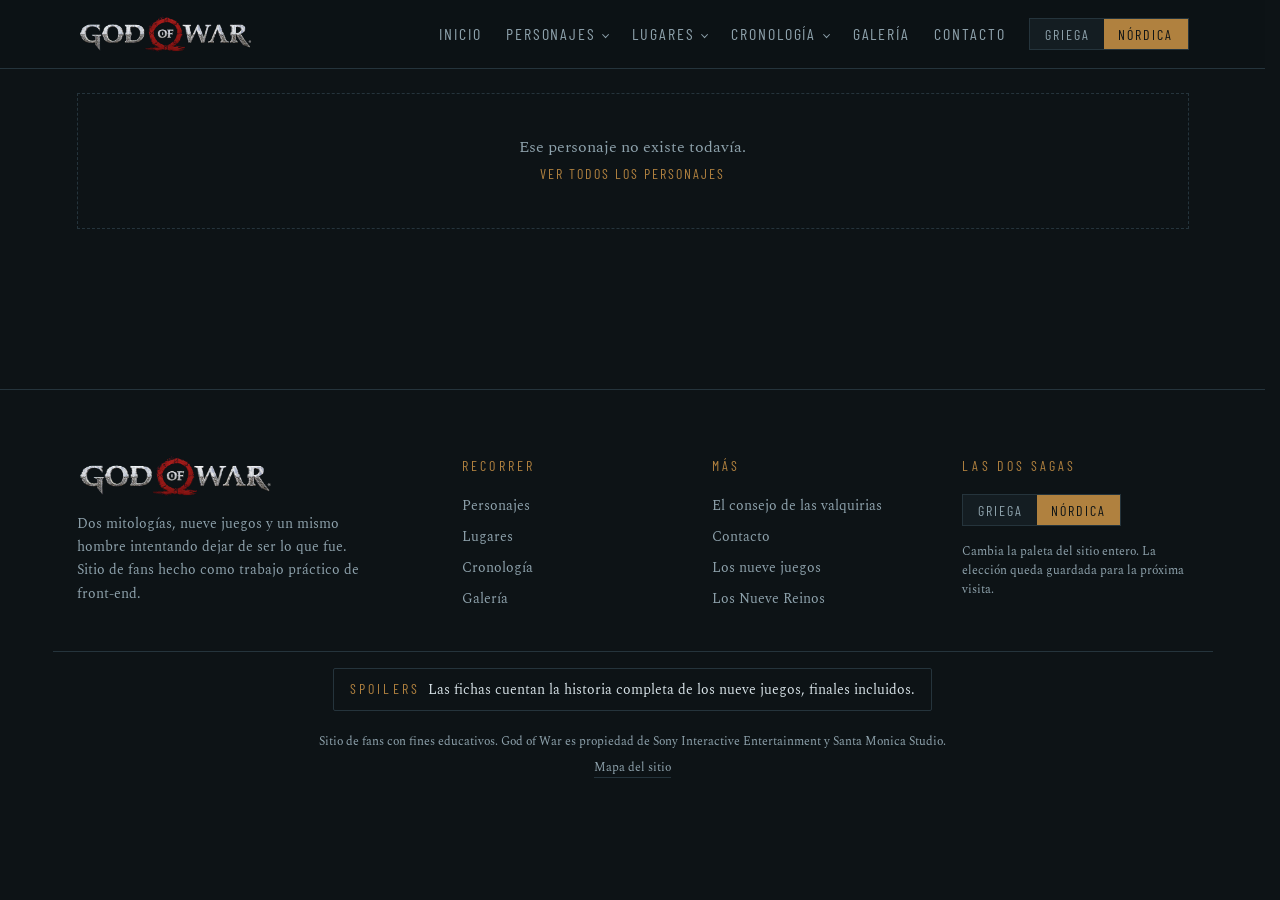
<file: personaje.html>
<!DOCTYPE html>
<html lang="es" data-saga="nordica">
<head>
  <meta charset="UTF-8">
  <meta name="viewport" content="width=device-width, initial-scale=1.0">
  <title>Ficha — God of War</title>

  <link rel="icon" href="assets/img/favicon.ico" sizes="any">

  <link rel="preconnect" href="https://fonts.googleapis.com">
  <link rel="preconnect" href="https://fonts.gstatic.com" crossorigin>
  <link href="https://fonts.googleapis.com/css2?family=Barlow+Condensed:wght@400;600&family=Eczar:wght@600;800&family=Spectral:ital,wght@0,400;0,600;1,400&display=swap" rel="stylesheet">

  <!-- Antes de los estilos y sin defer: aplica la saga guardada
       antes del primer pintado. Si no, cada página se pinta en
       nórdica y salta a griega cuando arranca main.js. -->
  <script src="js/tema.js"></script>

  <link rel="stylesheet" href="css/variables.css">
  <link rel="stylesheet" href="css/base.css">
  <link rel="stylesheet" href="css/main.css">
</head>
<body>

  <header class="cabecera">
    <div class="contenedor cabecera__interior">
      <a class="marca" href="index.html"><img class="marca__img" src="assets/img/logo.png" alt="God of War" width="725" height="189"></a>

      <nav class="navegacion" id="menu-principal" aria-label="Principal">
        <a href="index.html">Inicio</a>
        <a href="personajes.html" data-menu="personajes">Personajes</a>
        <a href="lugares.html" data-menu="lugares">Lugares</a>
        <a href="cronologia.html" data-menu="cronologia">Cronología</a>
        <a href="galeria.html">Galería</a>
        <a href="contacto.html">Contacto</a>
      </nav>

      <div class="interruptor" role="group" aria-label="Elegir saga">
        <button type="button" data-cambiar-saga="griega" aria-pressed="false">Griega</button>
        <button type="button" data-cambiar-saga="nordica" aria-pressed="true">Nórdica</button>
      </div>
      <button class="menu" type="button" id="btn-menu"
              aria-expanded="false" aria-controls="menu-principal" aria-label="Abrir el menú">
        <span class="menu__barras" aria-hidden="true"></span>
      </button>
    </div>
  </header>

  <main class="contenedor">
    <article class="ficha" id="ficha-personaje"></article>
  </main>

  <footer class="pie">
    <div class="contenedor pie__interior">

      <div class="pie__marca">
        <a class="marca" href="index.html"><img class="marca__img" src="assets/img/logo.png" alt="God of War" width="725" height="189"></a>
        <p>
          Dos mitologías, nueve juegos y un mismo hombre intentando dejar de ser
          lo que fue. Sitio de fans hecho como trabajo práctico de front-end.
        </p>
      </div>

      <nav class="pie__columna" aria-label="Secciones del sitio">
        <p class="rotulo">Recorrer</p>
        <ul>
          <li><a href="personajes.html">Personajes</a></li>
          <li><a href="lugares.html">Lugares</a></li>
          <li><a href="cronologia.html">Cronología</a></li>
          <li><a href="galeria.html">Galería</a></li>
        </ul>
      </nav>

      <nav class="pie__columna" aria-label="Otras páginas">
        <p class="rotulo">Más</p>
        <ul>
          <li><a href="valquirias.html">El consejo de las valquirias</a></li>
          <li><a href="contacto.html">Contacto</a></li>
          <li><a href="index.html#cronologia-seccion">Los nueve juegos</a></li>
          <li><a href="index.html#reinos-seccion">Los Nueve Reinos</a></li>
        </ul>
      </nav>

      <div class="pie__columna">
        <p class="rotulo">Las dos sagas</p>
        <div class="interruptor" role="group" aria-label="Elegir saga">
          <button type="button" data-cambiar-saga="griega" aria-pressed="false">Griega</button>
          <button type="button" data-cambiar-saga="nordica" aria-pressed="true">Nórdica</button>
        </div>
        <p class="pie__nota">
          Cambia la paleta del sitio entero. La elección queda guardada para la
          próxima visita.
        </p>
      </div>

    </div>

    <div class="contenedor pie__legal">
      <p class="pie__spoilers">
        <span class="rotulo">Spoilers</span>
        Las fichas cuentan la historia completa de los nueve juegos, finales incluidos.
      </p>
      <p>Sitio de fans con fines educativos. God of War es propiedad de Sony Interactive Entertainment y Santa Monica Studio.</p>
      <p><a href="mapa.html">Mapa del sitio</a></p>
    </div>
  </footer>

  <script src="js/data-personajes.js"></script>
  <script src="js/data-lugares.js"></script>
  <script src="js/data-juegos.js"></script>
  <script src="js/data-valquirias.js"></script>
  <script src="js/render.js"></script>
  <script src="js/main.js"></script>
</body>
</html>
</file>
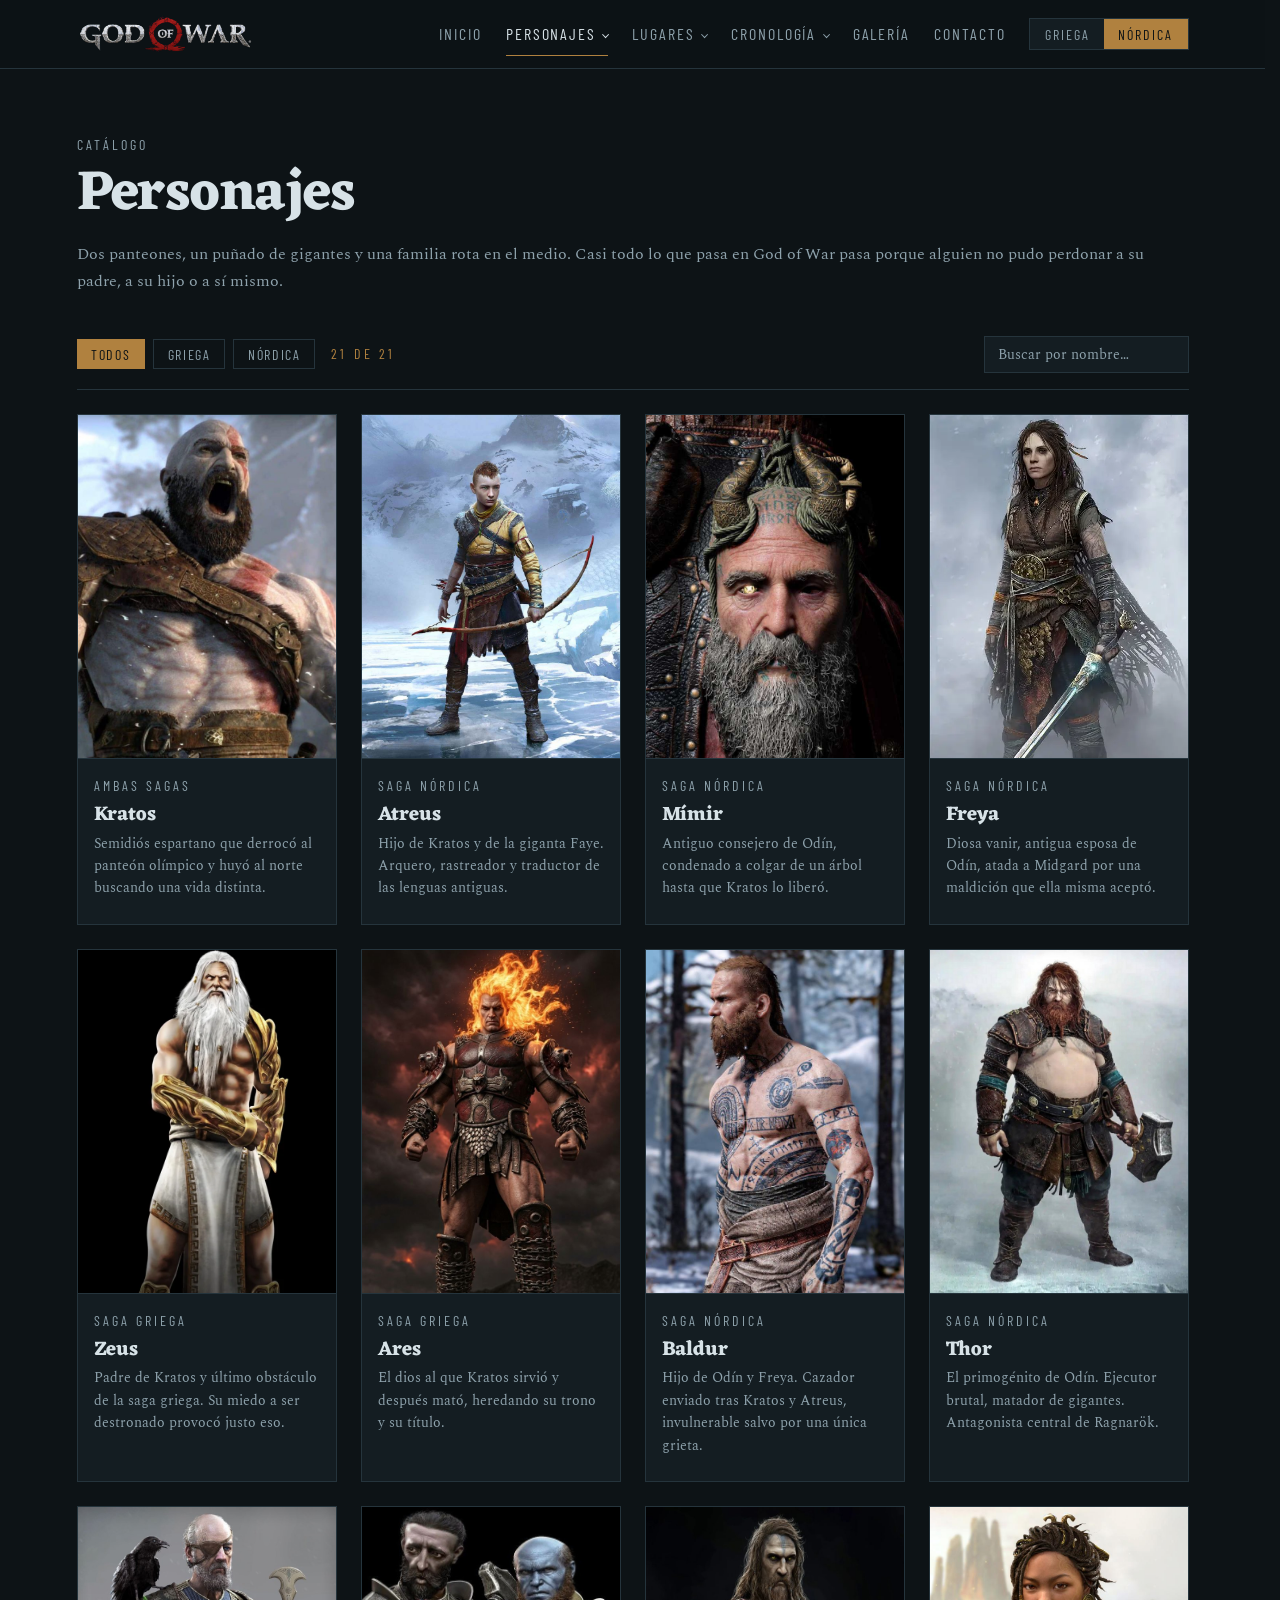
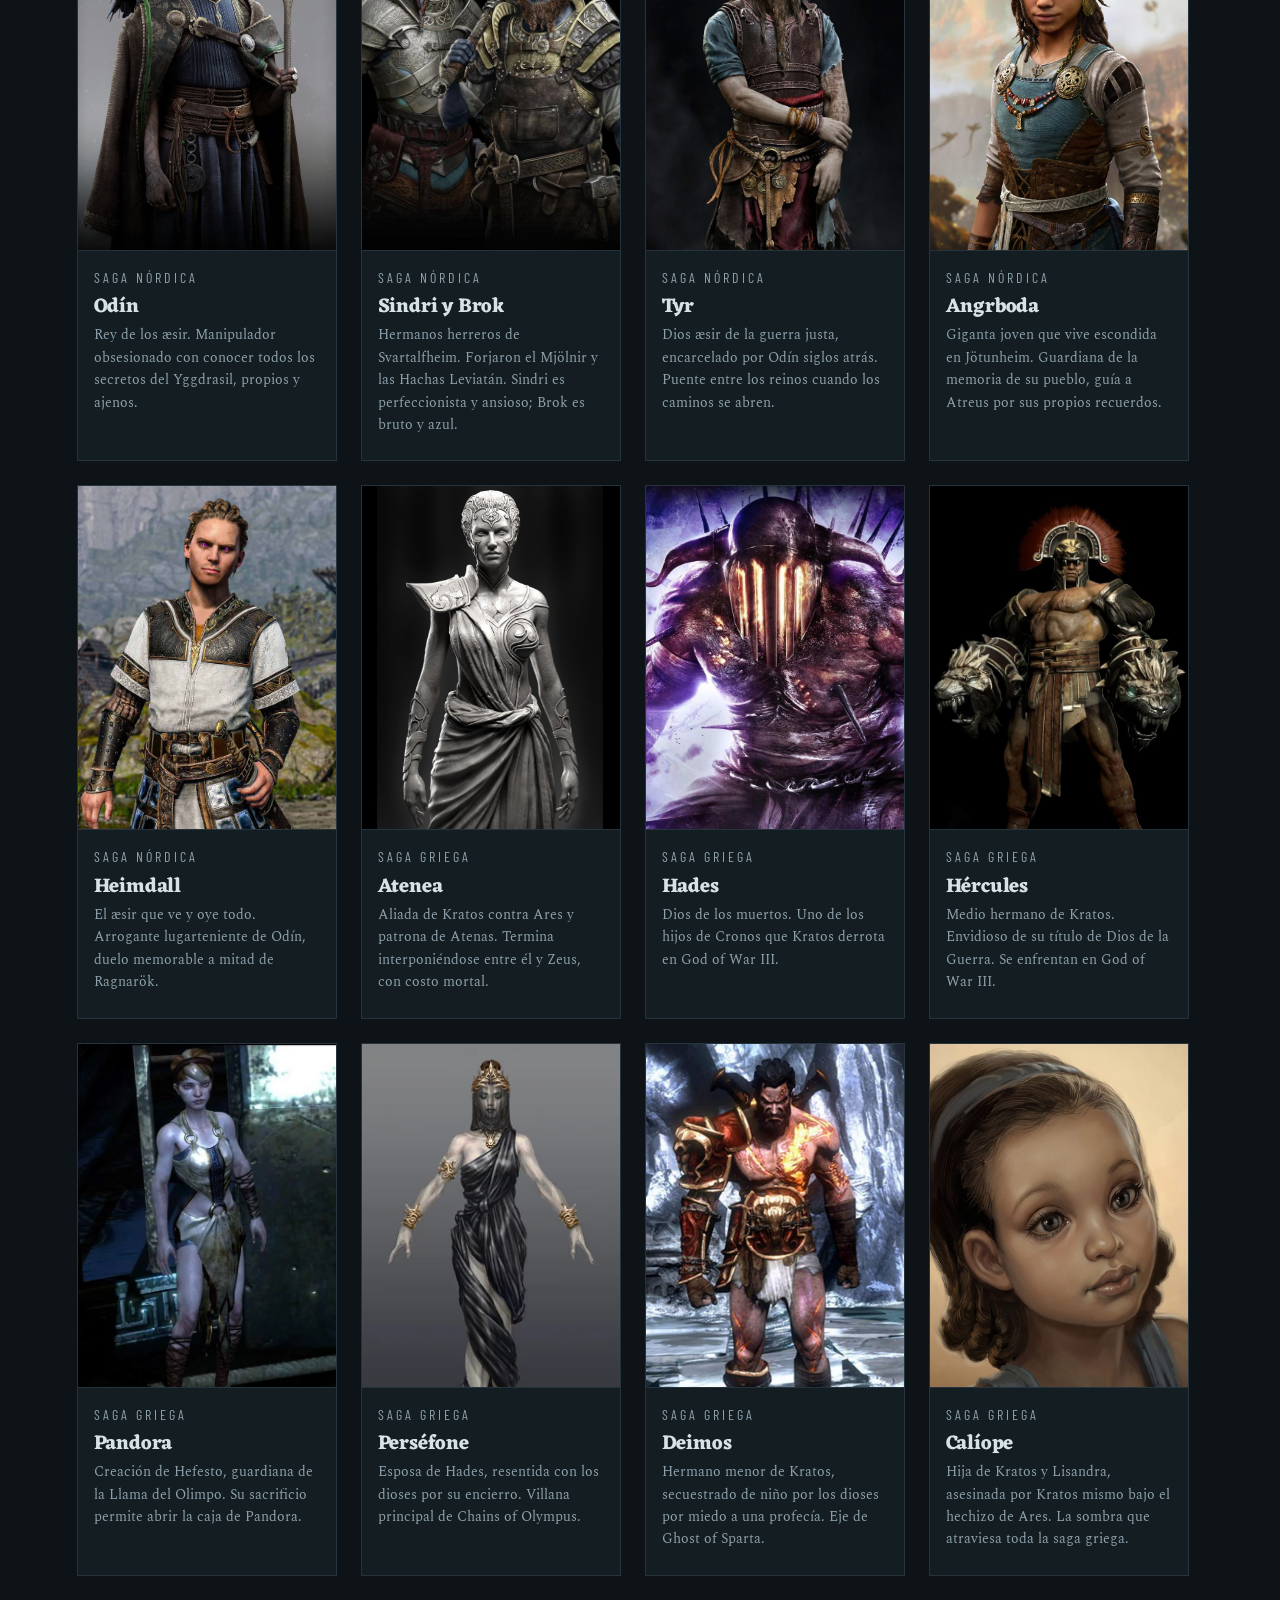
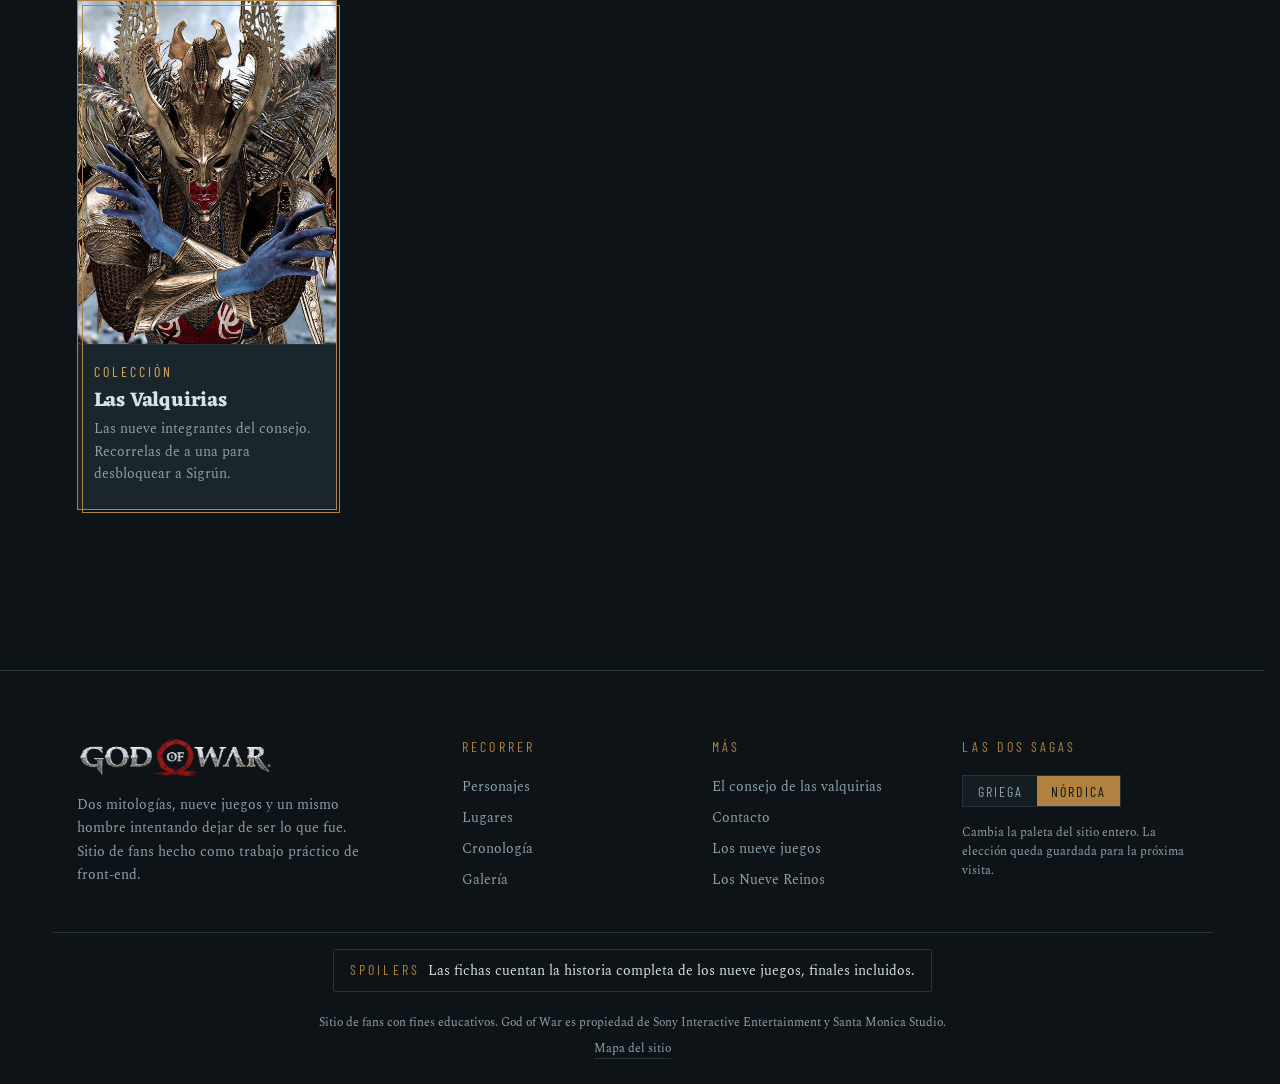
<file: personajes.html>
<!DOCTYPE html>
<html lang="es" data-saga="nordica">
<head>
  <meta charset="UTF-8">
  <meta name="viewport" content="width=device-width, initial-scale=1.0">
  <title>Personajes — God of War</title>
  <meta name="description" content="Personajes de las sagas griega y nórdica de God of War, con filtros y búsqueda.">

  <link rel="icon" href="assets/img/favicon.ico" sizes="any">

  <link rel="preconnect" href="https://fonts.googleapis.com">
  <link rel="preconnect" href="https://fonts.gstatic.com" crossorigin>
  <link href="https://fonts.googleapis.com/css2?family=Barlow+Condensed:wght@400;600&family=Eczar:wght@600;800&family=Spectral:ital,wght@0,400;0,600;1,400&display=swap" rel="stylesheet">

  <!-- Antes de los estilos y sin defer: aplica la saga guardada
       antes del primer pintado. Si no, cada página se pinta en
       nórdica y salta a griega cuando arranca main.js. -->
  <script src="js/tema.js"></script>

  <link rel="stylesheet" href="css/variables.css">
  <link rel="stylesheet" href="css/base.css">
  <link rel="stylesheet" href="css/main.css">
</head>
<body>

  <header class="cabecera">
    <div class="contenedor cabecera__interior">
      <a class="marca" href="index.html"><img class="marca__img" src="assets/img/logo.png" alt="God of War" width="725" height="189"></a>

      <nav class="navegacion" id="menu-principal" aria-label="Principal">
        <a href="index.html">Inicio</a>
        <a href="personajes.html" data-menu="personajes" aria-current="page">Personajes</a>
        <a href="lugares.html" data-menu="lugares">Lugares</a>
        <a href="cronologia.html" data-menu="cronologia">Cronología</a>
        <a href="galeria.html">Galería</a>
        <a href="contacto.html">Contacto</a>
      </nav>

      <div class="interruptor" role="group" aria-label="Elegir saga">
        <button type="button" data-cambiar-saga="griega" aria-pressed="false">Griega</button>
        <button type="button" data-cambiar-saga="nordica" aria-pressed="true">Nórdica</button>
      </div>
      <button class="menu" type="button" id="btn-menu"
              aria-expanded="false" aria-controls="menu-principal" aria-label="Abrir el menú">
        <span class="menu__barras" aria-hidden="true"></span>
      </button>
    </div>
  </header>

  <main class="contenedor" style="padding-block: var(--e-5)">

    <div class="seccion__encabezado">
      <p class="rotulo">Catálogo</p>
      <h2>Personajes</h2>
      <p>Dos panteones, un puñado de gigantes y una familia rota en el medio. Casi todo lo que pasa en God of War pasa porque alguien no pudo perdonar a su padre, a su hijo o a sí mismo.</p>
    </div>

    <div class="controles">
      <div class="filtros" role="group" aria-label="Filtrar por saga">
        <button class="filtro" type="button" data-filtro="todos" aria-pressed="true">Todos</button>
        <button class="filtro" type="button" data-filtro="griega" aria-pressed="false">Griega</button>
        <button class="filtro" type="button" data-filtro="nordica" aria-pressed="false">Nórdica</button>
      </div>

      <p class="rotulo" id="contador" aria-live="polite"></p>

      <label class="solo-lectores" for="buscador">Buscar personaje</label>
      <input class="buscador" type="search" id="buscador" placeholder="Buscar por nombre…">
    </div>

    <ul class="rejilla" id="listado"></ul>

  </main>

  <footer class="pie">
    <div class="contenedor pie__interior">

      <div class="pie__marca">
        <a class="marca" href="index.html"><img class="marca__img" src="assets/img/logo.png" alt="God of War" width="725" height="189"></a>
        <p>
          Dos mitologías, nueve juegos y un mismo hombre intentando dejar de ser
          lo que fue. Sitio de fans hecho como trabajo práctico de front-end.
        </p>
      </div>

      <nav class="pie__columna" aria-label="Secciones del sitio">
        <p class="rotulo">Recorrer</p>
        <ul>
          <li><a href="personajes.html" aria-current="page">Personajes</a></li>
          <li><a href="lugares.html">Lugares</a></li>
          <li><a href="cronologia.html">Cronología</a></li>
          <li><a href="galeria.html">Galería</a></li>
        </ul>
      </nav>

      <nav class="pie__columna" aria-label="Otras páginas">
        <p class="rotulo">Más</p>
        <ul>
          <li><a href="valquirias.html">El consejo de las valquirias</a></li>
          <li><a href="contacto.html">Contacto</a></li>
          <li><a href="index.html#cronologia-seccion">Los nueve juegos</a></li>
          <li><a href="index.html#reinos-seccion">Los Nueve Reinos</a></li>
        </ul>
      </nav>

      <div class="pie__columna">
        <p class="rotulo">Las dos sagas</p>
        <div class="interruptor" role="group" aria-label="Elegir saga">
          <button type="button" data-cambiar-saga="griega" aria-pressed="false">Griega</button>
          <button type="button" data-cambiar-saga="nordica" aria-pressed="true">Nórdica</button>
        </div>
        <p class="pie__nota">
          Cambia la paleta del sitio entero. La elección queda guardada para la
          próxima visita.
        </p>
      </div>

    </div>

    <div class="contenedor pie__legal">
      <p class="pie__spoilers">
        <span class="rotulo">Spoilers</span>
        Las fichas cuentan la historia completa de los nueve juegos, finales incluidos.
      </p>
      <p>Sitio de fans con fines educativos. God of War es propiedad de Sony Interactive Entertainment y Santa Monica Studio.</p>
      <p><a href="mapa.html">Mapa del sitio</a></p>
    </div>
  </footer>

  <script src="js/data-personajes.js"></script>
  <script src="js/data-lugares.js"></script>
  <script src="js/data-juegos.js"></script>
  <script src="js/data-valquirias.js"></script>
  <script src="js/render.js"></script>
  <script src="js/main.js"></script>
</body>
</html>
</file>
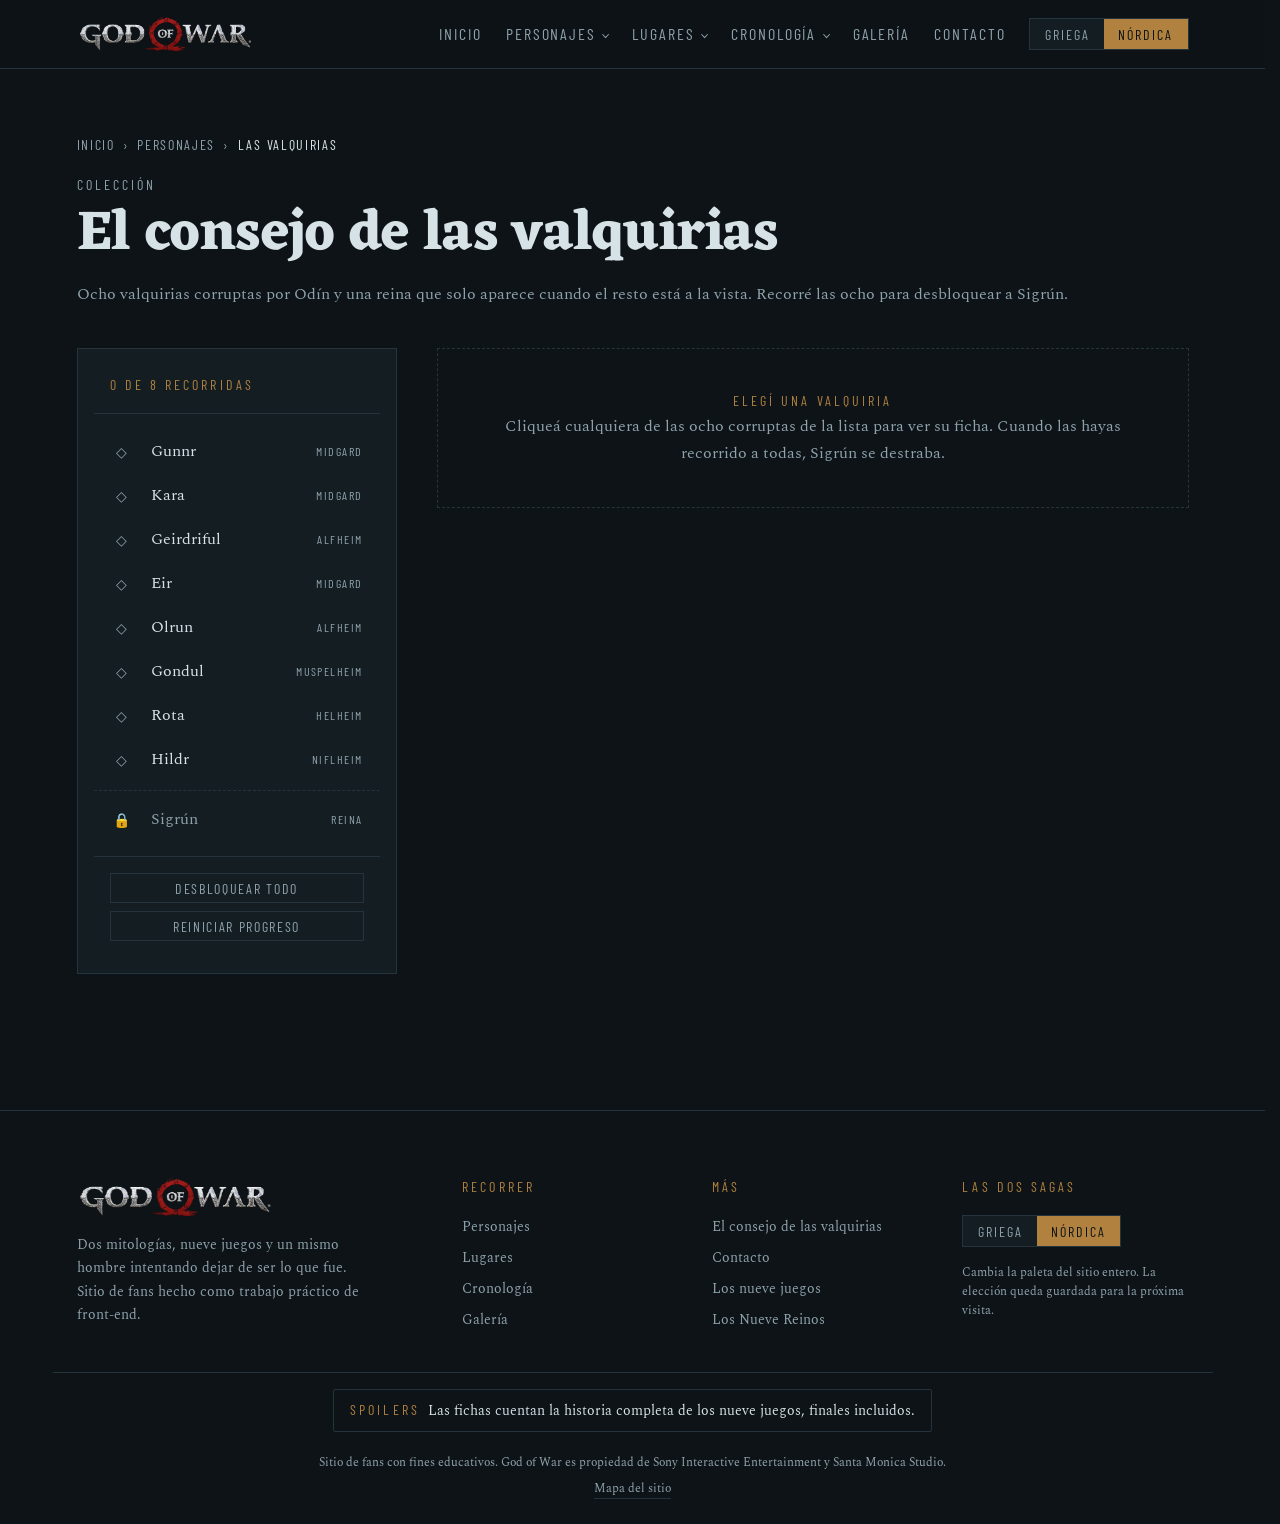
<file: valquirias.html>
<!DOCTYPE html>
<html lang="es" data-saga="nordica">
<head>
  <meta charset="UTF-8">
  <meta name="viewport" content="width=device-width, initial-scale=1.0">
  <title>Las Valquirias — God of War</title>
  <meta name="description" content="El consejo de nueve valquirias. Recorré las ocho corruptas para desbloquear a la reina Sigrún.">

  <link rel="icon" href="assets/img/favicon.ico" sizes="any">

  <link rel="preconnect" href="https://fonts.googleapis.com">
  <link rel="preconnect" href="https://fonts.gstatic.com" crossorigin>
  <link href="https://fonts.googleapis.com/css2?family=Barlow+Condensed:wght@400;600&family=Eczar:wght@600;800&family=Spectral:ital,wght@0,400;0,600;1,400&display=swap" rel="stylesheet">

  <!-- Antes de los estilos y sin defer: aplica la saga guardada
       antes del primer pintado. Si no, cada página se pinta en
       nórdica y salta a griega cuando arranca main.js. -->
  <script src="js/tema.js"></script>

  <link rel="stylesheet" href="css/variables.css">
  <link rel="stylesheet" href="css/base.css">
  <link rel="stylesheet" href="css/main.css">
  <link rel="stylesheet" href="css/juego.css">
</head>
<body>

  <header class="cabecera">
    <div class="contenedor cabecera__interior">
      <a class="marca" href="index.html"><img class="marca__img" src="assets/img/logo.png" alt="God of War" width="725" height="189"></a>

      <nav class="navegacion" id="menu-principal" aria-label="Principal">
        <a href="index.html">Inicio</a>
        <a href="personajes.html" data-menu="personajes">Personajes</a>
        <a href="lugares.html" data-menu="lugares">Lugares</a>
        <a href="cronologia.html" data-menu="cronologia">Cronología</a>
        <a href="galeria.html">Galería</a>
        <a href="contacto.html">Contacto</a>
      </nav>

      <div class="interruptor" role="group" aria-label="Elegir saga">
        <button type="button" data-cambiar-saga="griega" aria-pressed="false">Griega</button>
        <button type="button" data-cambiar-saga="nordica" aria-pressed="true">Nórdica</button>
      </div>
      <button class="menu" type="button" id="btn-menu"
              aria-expanded="false" aria-controls="menu-principal" aria-label="Abrir el menú">
        <span class="menu__barras" aria-hidden="true"></span>
      </button>
    </div>
  </header>

  <main class="contenedor" style="padding-block: var(--e-4)">

    <nav class="migas" aria-label="Ubicación">
      <a href="index.html">Inicio</a>
      <span aria-hidden="true">›</span>
      <a href="personajes.html">Personajes</a>
      <span aria-hidden="true">›</span>
      <span aria-current="page">Las Valquirias</span>
    </nav>

    <div class="seccion__encabezado">
      <p class="rotulo">Colección</p>
      <h2>El consejo de las valquirias</h2>
      <p>Ocho valquirias corruptas por Odín y una reina que solo aparece cuando el resto está a la vista. Recorré las ocho para desbloquear a Sigrún.</p>
    </div>

    <div class="consejo">
      <aside class="consejo__lista" aria-label="Lista de valquirias">
        <div class="consejo__progreso">
          <p class="rotulo" id="consejo-progreso" aria-live="polite">0 de 8 recorridas</p>
        </div>
        <ol id="consejo-tronos"></ol>
        <div class="consejo__acciones">
          <button type="button" class="filtro" id="btn-desbloquear">Desbloquear todo</button>
          <button type="button" class="filtro" id="btn-reiniciar">Reiniciar progreso</button>
        </div>
      </aside>

      <section class="consejo__ficha" id="consejo-ficha" aria-live="polite"></section>
    </div>

  </main>

  <footer class="pie">
    <div class="contenedor pie__interior">

      <div class="pie__marca">
        <a class="marca" href="index.html"><img class="marca__img" src="assets/img/logo.png" alt="God of War" width="725" height="189"></a>
        <p>
          Dos mitologías, nueve juegos y un mismo hombre intentando dejar de ser
          lo que fue. Sitio de fans hecho como trabajo práctico de front-end.
        </p>
      </div>

      <nav class="pie__columna" aria-label="Secciones del sitio">
        <p class="rotulo">Recorrer</p>
        <ul>
          <li><a href="personajes.html">Personajes</a></li>
          <li><a href="lugares.html">Lugares</a></li>
          <li><a href="cronologia.html">Cronología</a></li>
          <li><a href="galeria.html">Galería</a></li>
        </ul>
      </nav>

      <nav class="pie__columna" aria-label="Otras páginas">
        <p class="rotulo">Más</p>
        <ul>
          <li><a href="valquirias.html" aria-current="page">El consejo de las valquirias</a></li>
          <li><a href="contacto.html">Contacto</a></li>
          <li><a href="index.html#cronologia-seccion">Los nueve juegos</a></li>
          <li><a href="index.html#reinos-seccion">Los Nueve Reinos</a></li>
        </ul>
      </nav>

      <div class="pie__columna">
        <p class="rotulo">Las dos sagas</p>
        <div class="interruptor" role="group" aria-label="Elegir saga">
          <button type="button" data-cambiar-saga="griega" aria-pressed="false">Griega</button>
          <button type="button" data-cambiar-saga="nordica" aria-pressed="true">Nórdica</button>
        </div>
        <p class="pie__nota">
          Cambia la paleta del sitio entero. La elección queda guardada para la
          próxima visita.
        </p>
      </div>

    </div>

    <div class="contenedor pie__legal">
      <p class="pie__spoilers">
        <span class="rotulo">Spoilers</span>
        Las fichas cuentan la historia completa de los nueve juegos, finales incluidos.
      </p>
      <p>Sitio de fans con fines educativos. God of War es propiedad de Sony Interactive Entertainment y Santa Monica Studio.</p>
      <p><a href="mapa.html">Mapa del sitio</a></p>
    </div>
  </footer>

  <script src="js/data-personajes.js"></script>
  <script src="js/data-lugares.js"></script>
  <script src="js/data-juegos.js"></script>
  <script src="js/data-valquirias.js"></script>
  <script src="js/render.js"></script>
  <script src="js/main.js"></script>
  <script src="js/juego.js"></script>
</body>
</html>
</file>
<file: css/variables.css>
/* ===========================================================
   VARIABLES — el corazón del sitio
   Cambiar el atributo data-saga en <html> reescribe la paleta
   entera. Todo el CSS usa estos nombres, nunca colores sueltos.
   =========================================================== */

:root {
  /* --- Saga nórdica (tema por defecto): acero, bronce, escarcha --- */
  --fondo:          #0d1316;
  --superficie:     #141d22;
  --superficie-alta:#1b262c;
  --borde:          #25343c;
  --texto:          #d7e2e7;
  --texto-suave:    #8ea2ac;
  --acento:         #b0813f;
  --acento-claro:   #d9ab63;
  --acento-frio:    #79c2d6;
  --error:          #e88a7d;
  --sombra:         rgba(0, 0, 0, .55);

  /* --- Tipografías --- */
  --display: "Eczar", Georgia, serif;
  /* Solo para el titular de la portada. Ver la nota del @font-face. */
  --titular: "GodOfWar", var(--display);
  --cuerpo:  "Spectral", Georgia, serif;
  --utilidad:"Barlow Condensed", "Arial Narrow", sans-serif;

  /* --- Escala tipográfica (fluida, se adapta al ancho) --- */
  --t-xs:  .75rem;
  --t-sm:  .875rem;
  --t-md:  1rem;
  --t-lg:  1.25rem;
  --t-xl:  clamp(1.5rem, 1.1rem + 1.8vw, 2.25rem);
  --t-2xl: clamp(2rem, 1.3rem + 3.2vw, 3.5rem);
  --t-3xl: clamp(2rem, .4rem + 8vw, 7rem);

  /* --- Espaciado --- */
  --e-1: .5rem;
  --e-2: 1rem;
  --e-3: 1.5rem;
  --e-4: 2.5rem;
  --e-5: 4rem;
  --e-6: 6rem;

  /* Fondo contextual de la portada, uno por saga. Se declara acá y no
     en el CSS de la portada porque es parte de la identidad del tema,
     igual que la paleta: cambia con data-saga y nada más.

     Ojo: yggdrasil-home.jpg es apaisado y pensado para esto. El
     yggdrasil.jpg de la galería es vertical y acá quedaría estirado. */
  --fondo-portada: url("../assets/img/yggdrasil-home.jpg");

  --ancho-max: 1160px;
  --alto-cabecera: 68px;   /* lo usan los paneles pegajosos como tope */
  --radio: 2px;          /* casi nulo: piedra tallada, no botón de app */
  --transicion: 280ms cubic-bezier(.2, .7, .3, 1);

  /* Acentos fijos por saga: se usan cuando un elemento tiene que
     mostrar su color propio aunque el tema global sea el opuesto
     (por ejemplo, un hito griego en una cronología con tema nórdico).

     No se redefinen en [data-saga]: ese es justamente el punto.

     Tienen que verse DISTINTOS entre sí o la distinción no sirve de
     nada. Antes eran #c08a2e y #b0813f, a un 6% de distancia: el
     mecanismo funcionaba pero nadie podía notarlo. Ahora van el ocre
     cálido de Grecia contra la escarcha del norte, que es el contraste
     que el sitio usa para separar las dos sagas. */
  --acento-griego:  #c08a2e;
  --acento-nordico: #79c2d6;
}

/* --- Saga griega: ceniza, ocre, sangre --- */
[data-saga="griega"] {
  /* Misma foto que la pieza "Kratos y las Espadas del Caos" de la
     galería. Se repite a propósito: es la única apaisada 16:9 de la
     saga griega y al 22% de opacidad no se lee como una foto sino
     como una silueta, así que no compite con la de la galería. */
  --fondo-portada: url("../assets/img/kratos-espadas.jpg");
  --fondo:          #120e0b;
  --superficie:     #1c1611;
  --superficie-alta:#261e17;
  --borde:          #3a2c20;
  --texto:          #e2d6c4;
  --texto-suave:    #a89279;
  --acento:         #c08a2e;
  --acento-claro:   #e2b45c;
  --acento-frio:    #a8362a;   /* acá el "frío" pasa a ser sangre */
  --error:          #e0776a;
  --sombra:         rgba(0, 0, 0, .6);
}
</file>
<file: css/base.css>
/* ===========================================================
   BASE — reset, tipografía global, cabecera y pie
   =========================================================== */

*, *::before, *::after { box-sizing: border-box; }

* { margin: 0; }

html {
  scroll-behavior: smooth;
  -webkit-text-size-adjust: 100%;
  /* Reserva siempre el espacio de la scrollbar vertical, aunque
     no haga falta. Evita el salto lateral al pasar entre una
     página con scroll y otra sin él. */
  scrollbar-gutter: stable;
}

body {
  background: var(--fondo);
  color: var(--texto);
  font-family: var(--cuerpo);
  font-size: var(--t-md);
  line-height: 1.7;
  min-height: 100vh;
  transition: background-color var(--transicion), color var(--transicion);
}

img { display: block; max-width: 100%; height: auto; }

a { color: inherit; text-decoration: none; }

h1, h2, h3 {
  font-family: var(--display);
  font-weight: 700;
  line-height: 1.08;
  letter-spacing: -.01em;
}

/* Foco visible para teclado — requisito de accesibilidad */
:focus-visible {
  outline: 2px solid var(--acento-claro);
  outline-offset: 3px;
}

/* ---------- Tipografía del titular ----------
   Es una recreación del logotipo hecha por fans, no la oficial: Sony
   nunca distribuyó la suya. Trae A-Z, a-z y números, pero ni un
   acento y le faltan · — « » ¿.

   Por eso se usa únicamente en el titular de la portada, que dice
   "God of War" y no tiene ninguno de esos caracteres. Aplicarla a un
   título con acento haría que el navegador completara esa sola letra
   con otra fuente, y el salto se ve. El resto de los títulos siguen
   con Eczar, que sí tiene el juego completo. */

@font-face {
  font-family: "GodOfWar";
  src: url("../assets/fonts/GODOFWAR.TTF") format("truetype");
  font-weight: 400;
  font-style: normal;
  font-display: swap;
}

/* ---------- Utilidades ---------- */

.contenedor {
  width: 100%;
  max-width: var(--ancho-max);
  margin-inline: auto;
  padding-inline: var(--e-3);
}

.solo-lectores {
  position: absolute;
  width: 1px; height: 1px;
  overflow: hidden;
  clip-path: inset(50%);
}

.rotulo {
  font-family: var(--utilidad);
  font-size: var(--t-sm);
  text-transform: uppercase;
  letter-spacing: .22em;
  color: var(--acento);
}

/* ---------- Cabecera ---------- */

.cabecera {
  position: sticky;
  top: 0;
  z-index: 50;
  background: color-mix(in srgb, var(--fondo) 88%, transparent);
  backdrop-filter: blur(10px);
  border-bottom: 1px solid var(--borde);
}

.cabecera__interior {
  display: flex;
  align-items: center;
  gap: var(--e-3);
  min-height: 68px;
}

.marca {
  display: block;
  width: 180px;
  flex-shrink: 0;
}

/* El logo ocupa 693x146 dentro de un lienzo de 725x189: sobra sobre
   todo abajo, donde está el ®. La caja toma la proporción del dibujo
   y object-fit descarta ese margen, así el logo queda centrado en la
   barra y no flotando arriba.

   Los tres valores salen de medir el PNG. Si se reemplaza el archivo,
   hay que volver a medirlo y ajustarlos. */
.marca__img {
  display: block;
  width: 100%;
  height: auto;
  aspect-ratio: 693 / 146;
  object-fit: cover;
  object-position: center 18%;
}

.pie__marca .marca { width: 200px; }

.navegacion {
  display: flex;
  gap: var(--e-3);
  margin-left: auto;
  font-family: var(--utilidad);
  font-size: var(--t-md);
  text-transform: uppercase;
  letter-spacing: .12em;
}

.navegacion a {
  color: var(--texto-suave);
  padding-block: var(--e-1);
  border-bottom: 1px solid transparent;
  transition: color var(--transicion), border-color var(--transicion);
}

.navegacion a:hover,
.navegacion a[aria-current="page"] {
  color: var(--texto);
  border-bottom-color: var(--acento);
}

/* ---------- Menú desplegable de la navegación ----------
   Personajes, Lugares y Cronología despliegan la lista de sus fichas.
   El panel cuelga del borde de abajo de la cabecera y ocupa el ancho
   entero: son veintiuna entradas y en una columna angosta no entran.

   Va acá arriba y no al final del archivo a propósito: el bloque de
   960px lo apaga, y para eso tiene que venir después. */

.navegacion__item {
  display: flex;
  align-items: center;
}

/* La flechita es la única pista de que ahí hay algo más. Sin ella el
   panel lo encuentra solo quien pasa el mouse de casualidad.

   Sale de data-menu, que ya viene en el marcado, y no de una clase que
   ponga el JS: así se dibuja en el primer pintado. Cuando dependía del
   JS la barra aparecía sin flechitas y se acomodaba sola un instante
   después, y el salto se veía en cada clic. */
.navegacion a[data-menu]::after {
  content: "";
  display: inline-block;
  width: .32em;
  height: .32em;
  margin-left: .45em;
  border-right: 1px solid currentColor;
  border-bottom: 1px solid currentColor;
  rotate: 45deg;
  translate: 0 -.18em;
  transition: rotate var(--transicion), translate var(--transicion);
}

.navegacion__item[data-abierto] a[data-menu]::after {
  rotate: -135deg;
  translate: 0 .05em;
}

/* Con el panel abierto el disparador queda marcado como si estuviera
   en hover: si no, el mouse ya está abajo en la lista y arriba nada
   dice de dónde salió. */
.navegacion__item[data-abierto] .navegacion__disparador {
  color: var(--texto);
  border-bottom-color: var(--acento);
}

/* El panel se ancla a .cabecera, que es sticky y por eso sirve de
   referencia, y no al item: tiene que ocupar el ancho entero y no el
   de la palabra sobre la que se pasó el mouse. */
.megamenu {
  position: absolute;
  top: 100%;
  left: 0;
  right: 0;
  background: var(--fondo);
  border-top: 1px solid var(--borde);
  border-bottom: 1px solid var(--borde);
  box-shadow: 0 18px 34px var(--sombra);

  /* La navegación va en mayúsculas, angosta y espaciada. Adentro del
     panel eso es texto corrido y hay que devolverlo a normal, o los
     nombres se leen como rótulos. */
  font-family: var(--cuerpo);
  text-transform: none;
  letter-spacing: normal;

  /* Se pliega con visibility y no con display, que no se puede
     animar. visibility saca los enlaces del tabulador igual que
     display: none. Es el mismo recurso del menú hamburguesa. */
  opacity: 0;
  visibility: hidden;
  translate: 0 -.4rem;
  transition: opacity 180ms ease, translate 180ms ease, visibility 180ms;
}

.navegacion__item[data-abierto] .megamenu {
  opacity: 1;
  visibility: visible;
  translate: 0 0;
}

.megamenu__interior {
  padding-block: var(--e-3);
  /* Si la lista no entra en pantalla se desplaza sola, en vez de
     quedar cortada abajo del pliegue. */
  max-height: calc(100vh - var(--alto-cabecera) - var(--e-4));
  overflow-y: auto;
}

/* Columnas más angostas que las del mapa: ahí el ancho lo manda el
   contenido de la página y acá lo manda la cabecera, y con 20rem
   quedaban dos columnas larguísimas colgando del encabezado.
   Va con dos clases para ganarle a .mapa__lista, que vive en main.css
   y se carga después de este archivo. */
.megamenu .mapa__lista {
  columns: 15rem auto;
}

/* Cierra el panel repitiendo el destino del disparador. El que llegó
   con el teclado termina de recorrer la lista y lo encuentra ahí, sin
   tener que volver arriba. */
.megamenu__todo {
  display: block;
  margin-top: var(--e-2);
  padding-top: var(--e-2);
  border-top: 1px solid var(--borde);
  font-family: var(--utilidad);
  font-size: var(--t-sm);
  text-transform: uppercase;
  letter-spacing: .14em;
  color: var(--acento-claro);
}

.megamenu__todo:hover { color: var(--texto); }

/* En pantalla táctil no hay hover que valga: el toque navega y el
   panel nunca llega a abrirse. Mejor que no anuncie lo que no puede
   hacer. */
@media (hover: none) {
  .megamenu,
  .navegacion a[data-menu]::after { display: none; }
}

/* ---------- Botón del menú (solo en pantallas chicas) ----------
   Con seis secciones la navegación ya no entra en una fila de
   celular: antes se desbordaba con un scroll horizontal que nadie
   descubría, y la cabecera ocupaba 150px de alto. */

.menu {
  display: none;
  width: 44px;
  height: 44px;
  padding: 0;
  place-items: center;
  background: none;
  border: 1px solid var(--borde);
  color: var(--texto);
  cursor: pointer;
  transition: border-color var(--transicion);
}

.menu:hover { border-color: var(--acento); }

/* Tres barras: el span es la del medio, los pseudoelementos las otras. */
.menu__barras { position: relative; }

.menu__barras,
.menu__barras::before,
.menu__barras::after {
  display: block;
  width: 18px;
  height: 2px;
  background: currentColor;
  transition: translate var(--transicion), rotate var(--transicion), background-color var(--transicion);
}

.menu__barras::before,
.menu__barras::after { content: ""; position: absolute; left: 0; }

.menu__barras::before { translate: 0 -6px; }
.menu__barras::after  { translate: 0 6px; }

/* Abierto: la del medio desaparece y las otras dos se cruzan. */
.cabecera[data-menu="abierto"] .menu__barras { background: transparent; }
.cabecera[data-menu="abierto"] .menu__barras::before { translate: 0 0; rotate: 45deg; }
.cabecera[data-menu="abierto"] .menu__barras::after  { translate: 0 0; rotate: -45deg; }

/* ---------- Interruptor de saga (elemento firma) ---------- */

.interruptor {
  display: flex;
  border: 1px solid var(--borde);
  background: var(--superficie);
}

.interruptor button {
  font-family: var(--utilidad);
  font-size: var(--t-sm);
  text-transform: uppercase;
  letter-spacing: .14em;
  color: var(--texto-suave);
  background: none;
  border: none;
  padding: .4rem .9rem;
  cursor: pointer;
  transition: color var(--transicion), background-color var(--transicion);
}

/* El inactivo se aclara y levanta el fondo; el activo, que ya está
   lleno, pasa al acento claro. Sin esto el interruptor no avisaba que
   era interactivo hasta que lo apretabas. */
.interruptor button:hover {
  color: var(--texto);
  background: var(--superficie-alta);
}

/* El resaltado sale de data-saga y NO del aria-pressed del botón. Los
   dos dicen lo mismo pero no al mismo tiempo: data-saga ya está bien en
   el primer pintado porque lo deja tema.js desde el <head>, mientras que
   el aria-pressed viene escrito a mano en el marcado —siempre con
   Nórdica en true— y lo corrige main.js al final del body. Colgado del
   aria-pressed, el botón de Nórdica se encendía un instante en cada
   carga aunque la página ya estuviera en griega.

   El aria-pressed sigue ahí para el lector de pantalla; lo que ya no
   hace es decidir el color. */
[data-saga="griega"]  .interruptor button[data-cambiar-saga="griega"],
[data-saga="nordica"] .interruptor button[data-cambiar-saga="nordica"] {
  color: var(--fondo);
  background: var(--acento);
}

[data-saga="griega"]  .interruptor button[data-cambiar-saga="griega"]:hover,
[data-saga="nordica"] .interruptor button[data-cambiar-saga="nordica"]:hover {
  color: var(--fondo);
  background: var(--acento-claro);
}

/* ---------- Pie ---------- */

.pie {
  border-top: 1px solid var(--borde);
  margin-top: var(--e-6);
  color: var(--texto-suave);
  font-size: var(--t-sm);
}

/* Cuatro columnas: marca, dos bloques de enlaces y el interruptor
   de saga repetido. Quien llegó hasta el final scrolleando no
   debería tener que volver arriba para cambiar de saga. */
.pie__interior {
  display: grid;
  grid-template-columns: 1.6fr repeat(3, minmax(150px, 1fr));
  gap: var(--e-4) var(--e-3);
  padding-block: var(--e-5) var(--e-4);
  align-items: start;
}

.pie__marca { max-width: 42ch; }

.pie__marca .marca { display: inline-block; margin-bottom: var(--e-1); }

.pie__marca p { line-height: 1.65; }

.pie__columna .rotulo { margin-bottom: var(--e-2); }

.pie__columna .interruptor { width: fit-content; }

.pie__columna ul {
  list-style: none;
  padding: 0;
  display: grid;
  gap: .45rem;
}

.pie__columna a {
  color: var(--texto-suave);
  border-bottom: 1px solid transparent;
  transition: color var(--transicion), border-color var(--transicion);
}

.pie__columna a:hover { color: var(--texto); border-bottom-color: var(--acento); }

.pie__nota {
  margin-top: var(--e-2);
  font-size: var(--t-xs);
  line-height: 1.6;
}

/* Franja legal: centrada y separada, para que no compita con las
   columnas de enlaces. */
.pie__legal {
  border-top: 1px solid var(--borde);
  padding-block: var(--e-2) var(--e-3);
  text-align: center;
  font-size: var(--t-xs);
  line-height: 1.7;
}

.pie__legal p + p { margin-top: .35rem; }

/* Aviso de spoilers. Va encuadrado y no como una línea más de letra
   chica: es lo único de esta franja que alguien necesita leer ANTES
   de entrar a una ficha, no después. */
.pie__spoilers {
  display: inline-flex;
  flex-wrap: wrap;
  align-items: baseline;
  justify-content: center;
  gap: .5rem;
  border: 1px solid var(--borde);
  border-radius: var(--radio);
  padding: var(--e-1) var(--e-2);
  margin-bottom: var(--e-2);
  color: var(--texto);
  font-size: var(--t-sm);
  text-align: left;
}

.pie__legal a {
  color: var(--texto-suave);
  border-bottom: 1px solid var(--borde);
  transition: color var(--transicion), border-color var(--transicion);
}

.pie__legal a:hover { color: var(--texto); border-bottom-color: var(--acento); }

@media (pointer: coarse), (max-width: 900px) {
  .pie__legal a {
    display: inline-block;
    padding-block: .5rem;
  }
}

@media (max-width: 900px) {
  .pie__interior { grid-template-columns: repeat(auto-fit, minmax(170px, 1fr)); }
  .pie__marca { grid-column: 1 / -1; max-width: none; }
}

@media (max-width: 520px) {
  .pie__interior { grid-template-columns: 1fr; justify-items: center; text-align: center; }
  .pie__columna .interruptor { margin-inline: auto; }
}

/* ---------- Objetivos táctiles de cabecera y pie ---------- */

@media (pointer: coarse), (max-width: 960px) {
  .navegacion a {
    display: flex;
    align-items: center;
    min-height: 44px;
  }

  .marca { display: flex; align-items: center; min-height: 44px; }

  .interruptor button { min-height: 44px; }

  .pie__columna a {
    display: inline-flex;
    align-items: center;
    min-height: 44px;
  }
}

/* ---------- Movimiento reducido ---------- */

@media (prefers-reduced-motion: reduce) {
  html { scroll-behavior: auto; }
  *, *::before, *::after {
    animation-duration: .01ms !important;
    animation-iteration-count: 1 !important;
    transition-duration: .01ms !important;
  }
}

/* El corte de la cabecera. Fue 900px hasta que se midió en serio: en
   la fila entran la marca (180px), las seis secciones (530px) y el
   interruptor (160px) más dos huecos, y eso pide 948px de contenido.
   Entre 901 y 941 la barra volvía a una sola fila sin entrar, y se
   desbordaba 40px a la derecha en las doce páginas. 960 deja margen. */
@media (max-width: 960px) {
  /* Una sola fila: la barra mantiene su alto y su centrado pase lo
     que pase con el panel. */
  .cabecera__interior { flex-wrap: nowrap; column-gap: var(--e-2); }

  .cabecera__interior .marca { width: 132px; }

  .menu { display: grid; }

  /* Acá la navegación entera ya está detrás del botón hamburguesa, y
     un desplegable adentro de otro desplegable en 360px no ayuda a
     nadie. Las fichas se buscan por el listado o por el mapa. */
  .navegacion__item { display: block; }
  .megamenu,
  .navegacion a[data-menu]::after { display: none; }

  /* El interruptor se comprime para que marca, sagas y botón entren
     en una sola fila hasta en pantallas de 320px. */
  .cabecera__interior .interruptor { margin-left: auto; }
  .cabecera__interior .interruptor button { padding: .4rem .55rem; letter-spacing: .08em; }

  /* El panel cuelga por fuera del flujo, debajo de la cabecera.
     Siendo un segundo renglón del flex se repartía el alto con la
     barra y la descentraba, y al abrirse la empujaba hacia arriba.

     Plegado va con visibility en vez de display porque display no se
     puede animar, y visibility saca los enlaces del tabulador igual. */
  .navegacion {
    position: absolute;
    top: 100%;
    left: 0;
    right: 0;
    width: auto;
    margin-left: 0;
    display: flex;
    flex-direction: column;
    gap: 0;
    padding-inline: var(--e-3);
    background: var(--fondo);
    border-top: 1px solid var(--borde);
    border-bottom: 1px solid var(--borde);
    box-shadow: 0 14px 28px var(--sombra);
    max-height: 0;
    opacity: 0;
    visibility: hidden;
    overflow: hidden;
    padding-block: 0;
    transition:
      max-height 300ms cubic-bezier(.2, .7, .3, 1),
      padding-block 300ms cubic-bezier(.2, .7, .3, 1),
      opacity 300ms ease,
      visibility 300ms;
  }

  /* El tope alcanza para las seis secciones. Es un máximo, no un
     alto: el panel mide lo que miden sus enlaces. */
  .cabecera[data-menu="abierto"] .navegacion {
    max-height: 24rem;
    opacity: 1;
    visibility: visible;
    padding-block: var(--e-2);
  }

  /* En vertical la marca de página va al costado, no abajo. */
  .navegacion a {
    border-bottom: none;
    border-left: 2px solid transparent;
    padding-inline: var(--e-2);
  }

  .navegacion a:hover,
  .navegacion a[aria-current="page"] {
    border-bottom-color: transparent;
    border-left-color: var(--acento);
  }
}

/* Pantallas muy angostas: el logo cede ancho para que entren el
   interruptor y el boton del menu en la misma fila. Va despues del
   bloque de 960px a proposito: misma especificidad, gana el ultimo. */
@media (max-width: 380px) {
  .cabecera__interior .marca { width: 104px; }
  .cabecera__interior .interruptor button { padding: .4rem .4rem; letter-spacing: .04em; }
}
</file>
<file: css/main.css>
/* ===========================================================
   MAIN — secciones, tarjetas, cronología, anillo
   =========================================================== */

/* ---------- Portada ---------- */

.portada {
  position: relative;
  min-height: 88vh;
  display: grid;
  place-items: center;
  overflow: hidden;
  text-align: center;
  padding-block: var(--e-6);
}

/* Capa de fondo, detrás del anillo y del texto. Va como pseudoelemento
   y no como background de .portada para poder darle opacidad propia sin
   arrastrar al contenido.

   El degradado de encima apaga los bordes: sin él, la foto choca contra
   la cabecera arriba y contra la primera sección abajo. */
.portada::before {
  content: "";
  position: absolute;
  inset: 0;
  z-index: 0;
  background-image:
    linear-gradient(to bottom,
      var(--fondo) 0%,
      transparent 25%,
      transparent 60%,
      var(--fondo) 100%),
    var(--fondo-portada);
  background-size: cover, cover;
  background-position: center, center;
  opacity: .22;
  pointer-events: none;
}

.portada__texto { position: relative; z-index: 2; }

.portada h1 {
  font-family: var(--titular);
  font-size: var(--t-3xl);
  letter-spacing: .02em;
  text-transform: uppercase;
  margin-block: var(--e-2);
}

.portada__bajada {
  max-width: 44ch;
  margin-inline: auto;
  color: var(--texto-suave);
  /* El titular va de 40px en celular a 112px en escritorio: casi el
     triple. Si la bajada no acompaña esa caída, en pantalla chica
     queda pesando casi lo mismo que el título.

     Va en tres escalones explícitos y no con clamp: un salto en el
     punto de corte se ve, una rampa de 3px repartida en 800px de
     ancho no. Los escalones están abajo, con el resto del responsive.

     La interlínea es más corta que la del resto del sitio: son tres
     renglones debajo del titular, no un párrafo para leer largo. */
  font-size: .9375rem;   /* 15px — celular */
  line-height: 1.55;
}

/* El anillo: círculos concéntricos que giran a distinta velocidad.
   Es SVG puro, no necesita ninguna imagen. */
.anillo {
  position: absolute;
  inset: 50% auto auto 50%;
  translate: -50% -50%;
  width: min(120vh, 96vw);
  aspect-ratio: 1;
  z-index: 1;
  opacity: .5;
  pointer-events: none;
}

.anillo circle,
.anillo line { fill: none; stroke: var(--acento); }

.anillo__externo { animation: girar 90s linear infinite; transform-origin: center; }
.anillo__medio   { animation: girar 60s linear infinite reverse; transform-origin: center; }
.anillo__interno { animation: girar 40s linear infinite; transform-origin: center; }

@keyframes girar { to { rotate: 360deg; } }

/* Sello de la portada: el acceso a la primera sección. Repite el
   motivo del anillo del hero y cambia de glifo con la saga, así que
   también funciona como pista de que el interruptor de arriba hace
   algo. Es un enlace de verdad, no un adorno. */
.sello {
  position: absolute;
  bottom: var(--e-3);
  left: 50%;
  translate: -50% 0;
  z-index: 2;
  display: grid;
  justify-items: center;
  gap: var(--e-1);
  color: var(--texto-suave);
  transition: color var(--transicion), translate var(--transicion);
}

.sello:hover { color: var(--texto); translate: -50% 4px; }

.sello__anillo { display: block; width: 56px; height: 56px; }

.sello__anillo svg {
  display: block;
  width: 100%;
  height: 100%;
  fill: none;
  stroke: currentColor;
  stroke-width: 1.2;
}

/* El anillo exterior gira como los del hero, pero más lento. */
.sello__giro {
  animation: girar 28s linear infinite;
  transform-origin: center;
}

.sello__glifo {
  stroke: var(--acento);
  stroke-width: 2.4;
  stroke-linecap: round;
  stroke-linejoin: round;
  transition: stroke var(--transicion);
}

.sello:hover .sello__glifo { stroke: var(--acento-claro); }

.sello__texto {
  font-family: var(--utilidad);
  font-size: var(--t-xs);
  text-transform: uppercase;
  letter-spacing: .24em;
}

@media (max-width: 560px) {
  .sello__anillo { width: 46px; height: 46px; }
}

/* ---------- Secciones genéricas ---------- */

/* La cabecera es fija: sin este margen, al saltar a un ancla el
   título de la sección queda tapado abajo de ella. */
.seccion { padding-block: var(--e-6); scroll-margin-top: calc(var(--alto-cabecera) + var(--e-2)); }

/* Sin tope de ancho: el encabezado usa todo el contenedor. Con un
   max-width en ch los títulos y las bajadas cortaban muy lejos del
   borde y parecía un error de maquetado, no una decisión. */
.seccion__encabezado {
  margin-bottom: var(--e-4);
}

.seccion__encabezado h2 {
  font-size: var(--t-2xl);
  margin-block: var(--e-1) var(--e-2);
}

.seccion__encabezado p { color: var(--texto-suave); }

/* Aparición al hacer scroll (la activa main.js) */
.revelar {
  opacity: 0;
  translate: 0 24px;
  transition: opacity 700ms ease, translate 700ms ease;
}

.revelar.visible { opacity: 1; translate: 0 0; }

/* ---------- Panel de las dos sagas ---------- */

.sagas {
  display: grid;
  grid-template-columns: repeat(auto-fit, minmax(280px, 1fr));
  gap: var(--e-3);
}

.saga {
  border: 1px solid var(--borde);
  background: var(--superficie);
  padding: var(--e-4) var(--e-3);
  cursor: pointer;
  text-align: left;
  font: inherit;
  color: inherit;
  transition: border-color var(--transicion), background-color var(--transicion);
}

.saga:hover { border-color: var(--acento); background: var(--superficie-alta); }

.saga h3 { font-size: var(--t-xl); margin-block: var(--e-1) var(--e-2); }

.saga p { color: var(--texto-suave); font-size: var(--t-sm); }

/* ---------- Cronología ---------- */

.cronologia { list-style: none; padding: 0; border-left: 1px solid var(--borde); }

.hito {
  position: relative;
  padding: 0 0 var(--e-4) var(--e-4);
}

/* Cada hito declara el color de SU saga en una variable propia, y
   todo lo de adentro —rombo, año, hover y estado activo— sale de ahí.
   Antes el hover y el activo usaban var(--acento), que cambia con el
   tema: al pasar el mouse, un juego nórdico se pintaba de griego. */
.hito { --color-hito: var(--acento); }

.hito[data-saga="griega"]  { --color-hito: var(--acento-griego); }
.hito[data-saga="nordica"] { --color-hito: var(--acento-nordico); }

.hito::before {
  content: "";
  position: absolute;
  left: -5px;
  top: .55rem;
  width: 9px;
  height: 9px;
  background: var(--color-hito);
  rotate: 45deg;
  transition: background-color var(--transicion);
}

.hito__enlace {
  display: block;
  padding-block: .35rem;
  border-left: 1px solid transparent;
  padding-left: var(--e-2);
  margin-left: calc(var(--e-2) * -1);
  transition: border-color var(--transicion), background-color var(--transicion);
}

/* El fondo también sale del color del hito, no de --superficie.
   Con --superficie, en tema griego el hover pintaba una banda marrón
   cálida (#1c1611, más clara que la página) sobre CUALQUIER juego, y
   esa banda se comía el borde de 1px: un juego nórdico parecía tener
   hover naranja aunque el borde fuera celeste. */
.hito__enlace:hover {
  border-left-color: var(--color-hito);
  background: color-mix(in srgb, var(--color-hito) 12%, transparent);
}

.hito__anio {
  font-family: var(--utilidad);
  font-size: var(--t-lg);
  letter-spacing: .1em;
  color: var(--color-hito);
}

.hito h3 { font-size: var(--t-lg); }

.hito p:not(.hito__anio) { color: var(--texto-suave); font-size: var(--t-sm); }

/* ---------- Rejilla de tarjetas ---------- */

.rejilla {
  display: grid;
  grid-template-columns: repeat(auto-fill, minmax(240px, 1fr));
  gap: var(--e-3);
  padding: 0;
  list-style: none;
}

.tarjeta {
  display: flex;
  flex-direction: column;
  border: 1px solid var(--borde);
  background: var(--superficie);
  height: 100%;
  transition: border-color var(--transicion), translate var(--transicion);
}

.tarjeta:hover { border-color: var(--acento); translate: 0 -4px; }

/* Tarjeta especial: la que agrupa varias fichas (por ejemplo,
   las nueve valquirias). Se distingue por el borde acentuado y
   un dejo de fondo, para que no la confundan con un personaje. */
.tarjeta--coleccion {
  border-color: var(--acento);
  background: var(--superficie-alta);
  position: relative;
}

.tarjeta--coleccion::after {
  content: "";
  position: absolute;
  inset: 0;
  border: 1px solid var(--acento);
  pointer-events: none;
  translate: 4px 4px;
  transition: translate var(--transicion);
}

.tarjeta--coleccion:hover::after { translate: 6px 6px; }

.tarjeta--coleccion .rotulo { color: var(--acento-claro); }

/* Tarjeta sin marco: la usan los reinos de la portada. Como no
   tiene imagen, la flecha es la única señal de que se cliquea. */
.tarjeta--texto { position: relative; }

.tarjeta--texto .tarjeta__cuerpo { padding-block: var(--e-3) var(--e-4); }

.tarjeta--texto::after {
  content: "→";
  position: absolute;
  right: var(--e-2);
  bottom: var(--e-2);
  font-family: var(--utilidad);
  color: var(--acento);
  opacity: .4;
  translate: -6px 0;
  transition: opacity var(--transicion), translate var(--transicion);
}

.tarjeta--texto:hover::after,
.tarjeta--texto:focus-visible::after { opacity: 1; translate: 0 0; }

.tarjeta__cuerpo { padding: var(--e-2) var(--e-2) var(--e-3); }

.tarjeta h3 { font-size: var(--t-lg); margin-block: var(--e-1) .35rem; }

.tarjeta p { color: var(--texto-suave); font-size: var(--t-sm); line-height: 1.6; }

/* Marco de imagen. Sin ruta muestra el nombre del archivo que falta,
   así una ficha nueva sin foto se nota sola en vez de quedar en blanco. */
.marco {
  position: relative;
  aspect-ratio: 3 / 4;
  background:
    repeating-linear-gradient(
      135deg,
      var(--superficie-alta) 0 10px,
      var(--superficie) 10px 20px
    );
  display: grid;
  place-items: center;
  border-bottom: 1px solid var(--borde);
  overflow: hidden;
}

.marco img { width: 100%; height: 100%; object-fit: cover; }

.marco__nota {
  font-family: var(--utilidad);
  font-size: var(--t-xs);
  letter-spacing: .12em;
  text-transform: uppercase;
  color: var(--texto-suave);
  padding: var(--e-1);
  text-align: center;
}

/* ---------- Filtros y buscador ---------- */

.controles {
  display: flex;
  flex-wrap: wrap;
  gap: var(--e-2);
  align-items: center;
  margin-bottom: var(--e-3);
  padding-bottom: var(--e-2);
  border-bottom: 1px solid var(--borde);
}

.filtros { display: flex; flex-wrap: wrap; gap: var(--e-1); }

.filtro {
  font-family: var(--utilidad);
  font-size: var(--t-sm);
  text-transform: uppercase;
  letter-spacing: .12em;
  color: var(--texto-suave);
  background: none;
  border: 1px solid var(--borde);
  padding: .35rem .85rem;
  cursor: pointer;
  transition: all var(--transicion);
}

.filtro:hover { color: var(--texto); border-color: var(--acento); }

.filtro[aria-pressed="true"] {
  color: var(--fondo);
  background: var(--acento);
  border-color: var(--acento);
}

.buscador {
  margin-left: auto;
  background: var(--superficie);
  border: 1px solid var(--borde);
  color: var(--texto);
  font-family: var(--cuerpo);
  font-size: var(--t-sm);
  padding: .45rem .8rem;
  min-width: 200px;
}

.buscador::placeholder { color: var(--texto-suave); }

/* Estado vacío: una invitación a actuar, no un mensaje triste */
.vacio {
  border: 1px dashed var(--borde);
  padding: var(--e-4);
  text-align: center;
  color: var(--texto-suave);
}

/* ---------- Contacto ---------- */

.contacto {
  display: grid;
  grid-template-columns: 1.7fr 1fr;
  gap: var(--e-4);
  align-items: start;
}

.formulario[hidden] { display: none; }

.formulario {
  display: grid;
  gap: var(--e-3);
  border: 1px solid var(--borde);
  background: var(--superficie);
  padding: var(--e-4) var(--e-3);
}

.campo { display: grid; gap: .35rem; }

/* El fieldset trae borde y padding propios del navegador; acá solo
   lo usamos por la semántica del grupo de radios. */
.campo--bandos { border: 0; padding: 0; margin: 0; min-inline-size: 0; }

.campo > label,
.campo__titulo {
  font-family: var(--utilidad);
  font-size: var(--t-sm);
  text-transform: uppercase;
  letter-spacing: .16em;
  color: var(--texto);
}

.campo__pista {
  font-size: var(--t-sm);
  font-style: italic;
  color: var(--texto-suave);
  line-height: 1.5;
}

.campo input[type="text"],
.campo input[type="email"],
.campo select,
.campo textarea {
  width: 100%;
  background: var(--fondo);
  border: 1px solid var(--borde);
  border-radius: var(--radio);
  color: var(--texto);
  font-family: var(--cuerpo);
  font-size: var(--t-md);
  padding: .6rem .8rem;
  transition: border-color var(--transicion);
}

.campo textarea { resize: vertical; min-height: 8rem; line-height: 1.6; }

.campo input:hover,
.campo select:hover,
.campo textarea:hover { border-color: var(--acento); }

.campo [aria-invalid="true"] { border-color: var(--error); }

.campo__error {
  font-family: var(--utilidad);
  font-size: var(--t-sm);
  letter-spacing: .1em;
  text-transform: uppercase;
  color: var(--error);
  min-height: 1.2em;
}

/* Elegir bando: además de ser un dato del formulario, cambia el
   tema del sitio en el momento. Es la broma y la demostración. */
.bandos { display: flex; flex-wrap: wrap; gap: var(--e-2); }

.bando {
  flex: 1 1 180px;
  display: flex;
  align-items: flex-start;
  gap: var(--e-1);
  border: 1px solid var(--borde);
  background: var(--fondo);
  padding: var(--e-2);
  cursor: pointer;
  transition: border-color var(--transicion), background-color var(--transicion);
}

.bando:hover { border-color: var(--acento); }

.bando:has(input:checked) {
  border-color: var(--acento);
  background: var(--superficie-alta);
}

.bando:has(input:focus-visible) { outline: 2px solid var(--acento-claro); outline-offset: 3px; }

.bando input { margin-top: .35rem; accent-color: var(--acento); }

.bando strong {
  display: block;
  font-family: var(--display);
  font-weight: 600;
  font-size: var(--t-md);
  color: var(--texto);
}

.bando span { font-size: var(--t-sm); color: var(--texto-suave); line-height: 1.5; }

.juramento {
  display: flex;
  align-items: flex-start;
  gap: var(--e-2);
  border-top: 1px solid var(--borde);
  padding-top: var(--e-3);
}

.juramento input { margin-top: .4rem; accent-color: var(--acento); }

.juramento label { font-size: var(--t-sm); color: var(--texto-suave); line-height: 1.6; }

.formulario__acciones {
  display: flex;
  flex-wrap: wrap;
  gap: var(--e-2);
  align-items: center;
}

.boton {
  font-family: var(--utilidad);
  font-size: var(--t-md);
  text-transform: uppercase;
  letter-spacing: .16em;
  color: var(--fondo);
  background: var(--acento);
  border: 1px solid var(--acento);
  border-radius: var(--radio);
  padding: .55rem 1.6rem;
  cursor: pointer;
  transition: background-color var(--transicion), color var(--transicion);
}

.boton:hover { background: var(--acento-claro); border-color: var(--acento-claro); }

.boton--fantasma {
  color: var(--texto-suave);
  background: none;
  border-color: var(--borde);
}

.boton--fantasma:hover { color: var(--texto); background: none; border-color: var(--acento); }

/* Acuse de recibo: reemplaza al formulario una vez enviado. */
.acuse {
  border: 1px solid var(--acento);
  background: var(--superficie-alta);
  padding: var(--e-4) var(--e-3);
}

.acuse[hidden] { display: none; }

.acuse h3 { font-size: var(--t-xl); margin-block: var(--e-1) var(--e-2); }

.acuse > p { color: var(--texto-suave); margin-bottom: var(--e-3); }

.contacto__aparte-columna { position: sticky; top: calc(var(--alto-cabecera) + var(--e-2)); }

.contacto__aparte {
  border: 1px solid var(--borde);
  background: var(--superficie);
  padding: var(--e-3);
}

.contacto__aparte + .contacto__aparte { margin-top: var(--e-2); }

.contacto__aparte h3 {
  font-size: var(--t-lg);
  margin-block: var(--e-1) var(--e-2);
}

.contacto__aparte p { color: var(--texto-suave); font-size: var(--t-sm); line-height: 1.6; }

.contacto__aparte p + p { margin-top: var(--e-2); }

.contacto__aparte ul {
  list-style: none;
  padding: 0;
  display: grid;
  gap: var(--e-1);
  margin-top: var(--e-2);
}

@media (max-width: 820px) {
  .contacto { grid-template-columns: 1fr; }
  /* Apilado no hay hueco que rellenar, y pegarlo molestaría. */
  .contacto__aparte-columna { position: static; }
}

/* ---------- Mapa del sitio ---------- */

.mapa { display: grid; gap: var(--e-5); }

.mapa__grupo {
  border-top: 1px solid var(--borde);
  padding-top: var(--e-2);
}

.mapa__grupo h3 {
  font-size: var(--t-xl);
  margin-bottom: var(--e-2);
}

/* El contador va al lado del título, en la tipografía de utilidad,
   igual que los contadores de los listados. */
.mapa__cuenta {
  font-family: var(--utilidad);
  font-size: var(--t-sm);
  letter-spacing: .16em;
  color: var(--acento);
  vertical-align: .35em;
  margin-left: .4rem;
}

/* Columnas en vez de rejilla: con veinte nombres de largo desparejo el
   texto fluye mejor si las columnas se llenan solas. El ancho mínimo
   evita tener que escribir media queries. */
.mapa__lista {
  list-style: none;
  padding: 0;
  columns: 20rem auto;
  column-gap: var(--e-4);
}

.mapa__lista li {
  break-inside: avoid;
  padding-block: .4rem;
  line-height: 1.5;
}

/* El enlace envuelve nombre y nota, así el área clicable es la línea
   entera. Los dos van como inline normal: con flex y wrap la nota se
   caía sola al renglón de abajo en cuanto el nombre era largo. */
.mapa__lista a {
  color: var(--texto);
  border-bottom: 1px solid transparent;
  transition: color var(--transicion), border-color var(--transicion);
}

.mapa__lista a:hover { color: var(--acento-claro); border-bottom-color: var(--acento); }

.mapa__lista a[aria-current="page"] { color: var(--acento); }

/* El nombre es lo que se viene a buscar: un escalón más grande que la
   nota alcanza para que la vista caiga ahí primero. */
.mapa__nombre { font-size: var(--t-lg); }

/* La nota acompaña, no compite: en la tipografía de rótulos, con
   mayúsculas y letter-spacing, se leía antes que el nombre. */
.mapa__nota {
  font-size: var(--t-sm);
  font-style: italic;
  color: var(--texto-suave);
}

/* El guión separador lo pone el CSS y no el dato: así el campo sigue
   sirviendo en la tarjeta o en la ficha sin arrastrarlo puesto. */
.mapa__nota::before { content: " — "; }

/* Al pasar el mouse la nota acompaña al nombre en vez de quedarse
   apagada: es un solo enlace, tiene que reaccionar como uno solo. */
.mapa__lista a:hover .mapa__nota { color: inherit; opacity: .8; }

/* Sigrún mientras el consejo siga abierto: se ve que existe, pero no
   lleva a ningún lado. */
.mapa__bloqueada {
  color: var(--texto-suave);
  opacity: .7;
  cursor: not-allowed;
}

.mapa__bloqueada::before {
  content: "🔒";
  font-size: var(--t-sm);
  margin-right: .35rem;
}

/* Son enlaces de texto dentro de un bloque de texto, así que no llevan
   los 44px de alto: con 53 entradas la página se volvería inmanejable.
   Lo que sí necesitan es aire entre renglones para no errarle al dedo. */
@media (pointer: coarse), (max-width: 900px) {
  .mapa__lista li { padding-block: .6rem; }
}

/* ---------- Página 404 ---------- */

.error {
  padding-block: var(--e-6);
}

.error h1 {
  font-size: var(--t-2xl);
  margin-block: var(--e-1) var(--e-2);
}

.error__bajada {
  color: var(--texto-suave);
  font-size: var(--t-lg);
  margin-bottom: var(--e-4);
}

.error__accesos {
  list-style: none;
  padding: 0;
  display: grid;
  gap: var(--e-1);
}

/* ---------- Migas de pan ---------- */

.migas {
  display: flex;
  flex-wrap: wrap;
  gap: .5rem;
  align-items: center;
  font-family: var(--utilidad);
  font-size: var(--t-sm);
  text-transform: uppercase;
  letter-spacing: .12em;
  color: var(--texto-suave);
  padding-block: var(--e-3) var(--e-2);
}

.migas a {
  color: var(--texto-suave);
  transition: color var(--transicion);
}

.migas a:hover { color: var(--acento); }

.migas [aria-current="page"] { color: var(--texto); }

/* ---------- Ficha de detalle ---------- */

.ficha { padding-block: var(--e-3) var(--e-5); }

.ficha__cuerpo {
  display: grid;
  grid-template-columns: minmax(220px, 320px) 1fr;
  gap: var(--e-4);
  align-items: start;
  margin-top: var(--e-2);
}

/* Con biografías de cuatro párrafos, la columna de texto es mucho
   más alta que la imagen y dejaba medio metro de hueco al costado.
   Pegada, la foto acompaña la lectura. Solo en dos columnas: apilada
   taparía el texto en vez de acompañarlo. */
.ficha__cuerpo > .marco {
  position: sticky;
  top: calc(var(--alto-cabecera) + var(--e-2));
}

.ficha h1 { font-size: var(--t-2xl); margin-block: var(--e-1) var(--e-2); }

/* Cuerpo de la biografía: varios párrafos con aire entre ellos. */
.ficha__texto { margin-top: var(--e-2); }

.ficha__texto p + p { margin-top: var(--e-2); }

.ficha__datos { list-style: none; padding: 0; margin-top: var(--e-3); }

.ficha__datos li {
  display: flex;
  justify-content: space-between;
  gap: var(--e-2);
  padding-block: .5rem;
  border-bottom: 1px solid var(--borde);
  font-size: var(--t-sm);
}

.ficha__datos dt,
.ficha__datos .clave {
  font-family: var(--utilidad);
  text-transform: uppercase;
  letter-spacing: .12em;
  color: var(--texto-suave);
}

.volver {
  font-family: var(--utilidad);
  text-transform: uppercase;
  letter-spacing: .14em;
  font-size: var(--t-sm);
  color: var(--acento);
}

.volver:hover { text-decoration: underline; }

/* ---------- Galería ---------- */

/* Mosaico asimétrico. Las columnas son todas iguales; lo que cambia
   es cuántas ocupa cada pieza y qué proporción tiene adentro. Con
   dense, las piezas chicas rellenan los huecos que dejan las anchas
   en vez de dejar la fila cortada. */
.galeria {
  display: grid;
  grid-template-columns: repeat(auto-fill, minmax(200px, 1fr));
  grid-auto-flow: dense;
  gap: var(--e-2);
  padding: 0;
  list-style: none;
}

.galeria__celda { display: grid; }

/* La ancha ocupa dos columnas. En una sola columna el span se ignora
   solo, así que no hace falta media query. */
.galeria__celda--ancha { grid-column: span 2; }

.galeria__celda--ancha    .galeria__item { aspect-ratio: 16 / 9; }
.galeria__celda--alta     .galeria__item { aspect-ratio: 4 / 5; }
.galeria__celda--cuadrada .galeria__item { aspect-ratio: 1 / 1; }

.galeria__item {
  position: relative;
  width: 100%;
  height: 100%;
  padding: 0;
  border: 1px solid var(--borde);
  overflow: hidden;
  background:
    repeating-linear-gradient(
      135deg,
      var(--superficie-alta) 0 10px,
      var(--superficie) 10px 20px
    );
  cursor: pointer;
  transition: border-color var(--transicion), translate var(--transicion);
}

.galeria__item:hover { border-color: var(--acento); translate: 0 -3px; }

.galeria__item img {
  width: 100%;
  height: 100%;
  object-fit: cover;
  /* Varios retratos vienen más altos que el 4:5 del mosaico y hay que
     recortarlos. Corriendo el encuadre hacia arriba se conserva la
     cara en vez de los pies. En las apaisadas no cambia nada: entran
     justas y no se recorta a lo alto. */
  object-position: center 35%;
  display: block;
}

.galeria__item__falta {
  position: absolute;
  inset: 0;
  display: grid;
  place-items: center;
  padding: var(--e-1);
  text-align: center;
  font-family: var(--utilidad);
  font-size: var(--t-xs);
  letter-spacing: .12em;
  text-transform: uppercase;
  color: var(--texto-suave);
}

.galeria__item__saga {
  position: absolute;
  top: var(--e-1);
  left: var(--e-1);
  padding: .2rem .5rem;
  background: color-mix(in srgb, var(--fondo) 85%, transparent);
  border: 1px solid var(--borde);
  font-family: var(--utilidad);
  font-size: var(--t-xs);
  letter-spacing: .12em;
  text-transform: uppercase;
  color: var(--texto);
}

/* ---------- Lightbox ---------- */

.lightbox {
  position: fixed;
  inset: 0;
  background: color-mix(in srgb, var(--fondo) 92%, black);
  z-index: 100;
  display: grid;
  place-items: center;
  padding: var(--e-3);
}

.lightbox[hidden] { display: none; }

.lightbox__cerrar,
.lightbox__flecha {
  position: absolute;
  background: color-mix(in srgb, var(--superficie) 85%, transparent);
  color: var(--texto);
  border: 1px solid var(--borde);
  font-family: var(--utilidad);
  font-size: var(--t-lg);
  width: 3rem;
  height: 3rem;
  display: grid;
  place-items: center;
  cursor: pointer;
  transition: border-color var(--transicion), background-color var(--transicion);
}

.lightbox__cerrar:hover,
.lightbox__flecha:hover { border-color: var(--acento); background: var(--superficie-alta); }

.lightbox__cerrar { top: var(--e-2); right: var(--e-2); }

.lightbox__flecha { top: 50%; translate: 0 -50%; }
.lightbox__flecha--anterior  { left: var(--e-2); }
.lightbox__flecha--siguiente { right: var(--e-2); }

.lightbox__flecha[disabled] { opacity: .3; cursor: not-allowed; }

.lightbox__contenido {
  max-width: min(90vw, 900px);
  max-height: 90vh;
  display: flex;
  flex-direction: column;
  gap: var(--e-2);
  margin: 0;
}

.lightbox__marco {
  /* La proporción la fija el JS según el formato de la pieza: una
   foto ancha metida en un marco 3/4 quedaba con dos franjas negras. */
  aspect-ratio: var(--proporcion, 4 / 5);
  max-height: calc(90vh - 100px);
  background:
    repeating-linear-gradient(
      135deg,
      var(--superficie-alta) 0 10px,
      var(--superficie) 10px 20px
    );
  border: 1px solid var(--borde);
  display: grid;
  place-items: center;
  overflow: hidden;
}

.lightbox__marco img { width: 100%; height: 100%; object-fit: contain; }

.lightbox__marco__falta {
  font-family: var(--utilidad);
  font-size: var(--t-sm);
  letter-spacing: .12em;
  text-transform: uppercase;
  color: var(--texto-suave);
  padding: var(--e-2);
  text-align: center;
}

.lightbox__pie {
  text-align: center;
  padding-top: var(--e-1);
}

.lightbox__pie h3 { font-size: var(--t-lg); margin-block: .2rem .35rem; }

.lightbox__pie .rotulo { color: var(--acento); }

.lightbox__pie p:not(.rotulo) {
  color: var(--texto-suave);
  font-size: var(--t-sm);
  line-height: 1.6;
  max-width: 62ch;
  margin-inline: auto;
}

@media (max-width: 700px) {
  .lightbox__flecha { top: auto; bottom: var(--e-2); translate: 0 0; }
  .lightbox__flecha--anterior  { left: var(--e-2); }
  .lightbox__flecha--siguiente { right: var(--e-2); }
}

/* ---------- Navegación anterior/siguiente entre juegos ---------- */

.nav-juegos {
  display: grid;
  grid-template-columns: 1fr 1fr;
  gap: var(--e-2);
  margin-top: var(--e-4);
  padding-top: var(--e-3);
  border-top: 1px solid var(--borde);
}

.nav-juegos__enlace {
  display: flex;
  flex-direction: column;
  gap: .2rem;
  padding: var(--e-2);
  border: 1px solid var(--borde);
  background: var(--superficie);
  transition: border-color var(--transicion), background-color var(--transicion);
}

.nav-juegos__enlace:hover {
  border-color: var(--acento);
  background: var(--superficie-alta);
}

.nav-juegos__enlace--der { text-align: right; align-items: flex-end; }

/* ---------- Vínculos cruzados (personaje ↔ lugar) ---------- */

.ficha__vinculos { margin-top: var(--e-3); }

.ficha__vinculos .rotulo { margin-bottom: var(--e-1); }

.chips {
  display: flex;
  flex-wrap: wrap;
  gap: .5rem;
}

.chip {
  font-family: var(--utilidad);
  font-size: var(--t-sm);
  text-transform: uppercase;
  letter-spacing: .1em;
  color: var(--texto);
  background: var(--superficie);
  border: 1px solid var(--borde);
  padding: .35rem .75rem;
  transition: border-color var(--transicion), color var(--transicion);
}

.chip:hover { border-color: var(--acento); color: var(--acento-claro); }

@media (max-width: 700px) {
  .ficha__cuerpo { grid-template-columns: 1fr; }
  .ficha__cuerpo > .marco { position: static; }
  .buscador { margin-left: 0; width: 100%; }
}

/* La bajada de la portada sube en dos escalones. Es lo único del
   sitio que crece con el ancho en vez de achicarse: el titular pasa de
   40 a 112px y la bajada tiene que acompañar esa caída, o en celular
   pesa casi tanto como el título. */
@media (min-width: 700px) {
  .portada__bajada { font-size: 1.0625rem; }   /* 17px — tablet */
}

@media (min-width: 1100px) {
  .portada__bajada { font-size: 1.125rem; }    /* 18px — escritorio */
}

/* ---------- Ajustes de pantalla chica ---------- */

@media (max-width: 560px) {
  /* Dos columnas fijas: con auto-fill de 200px entraría una sola y el
     mosaico se volvería una tira. Entran bien hasta en 320px, y las
     anchas siguen ocupando las dos. */
  .galeria { grid-template-columns: repeat(2, 1fr); }

  /* Anterior y siguiente lado a lado dejaban 160px por título:
     los nombres largos quedaban en cuatro renglones. */
  .nav-juegos { grid-template-columns: 1fr; }

  .nav-juegos__enlace--der { text-align: left; align-items: flex-start; }

  /* La fila clave/valor se comprimía hasta dejar el valor en 28px.
     Apilada, cada parte se lee entera. */
  .ficha__datos li {
    flex-direction: column;
    align-items: flex-start;
    gap: .15rem;
  }
}

/* ---------- Objetivos táctiles ----------
   Nada que se toque con el dedo por debajo de 44px de alto, que es
   el mínimo recomendado. En escritorio con mouse no hace falta y la
   densidad se mantiene como estaba. */

@media (pointer: coarse), (max-width: 900px) {
  .filtro,
  .buscador,
  .boton { min-height: 44px; }

  .chip,
  .volver,
  .migas a {
    display: inline-flex;
    align-items: center;
    min-height: 44px;
  }

  /* Las casillas de 13px eran difíciles de ver, aunque la etiqueta
     entera sea el área clicable. */
  .juramento input,
  .bando input { width: 1.15rem; height: 1.15rem; }
}
</file>
<file: css/juego.css>
/* ===========================================================
   JUEGO — estilos exclusivos de la página del consejo de las
   valquirias. Layout de dos columnas: lista a la izquierda,
   ficha a la derecha. En mobile se apila.
   =========================================================== */

.consejo {
  display: grid;
  grid-template-columns: minmax(240px, 320px) 1fr;
  gap: var(--e-4);
  align-items: start;
  margin-top: var(--e-3);
}

/* ---------- Lista lateral ---------- */

.consejo__lista {
  border: 1px solid var(--borde);
  background: var(--superficie);
  padding: var(--e-2);
  position: sticky;
  top: calc(var(--alto-cabecera) + var(--e-2));
}

.consejo__progreso {
  padding: var(--e-1) var(--e-2) var(--e-2);
  border-bottom: 1px solid var(--borde);
  margin-bottom: var(--e-2);
}

.consejo__lista ol {
  list-style: none;
  padding: 0;
  margin: 0;
  display: grid;
  gap: 2px;
}

.consejo__valquiria {
  display: flex;
  align-items: center;
  gap: var(--e-2);
  width: 100%;
  padding: var(--e-1) var(--e-2);
  background: none;
  border: 1px solid transparent;
  color: var(--texto);
  font-family: var(--cuerpo);
  font-size: var(--t-md);
  text-align: left;
  cursor: pointer;
  transition: border-color var(--transicion), background-color var(--transicion), color var(--transicion);
}

.consejo__valquiria:hover {
  border-color: var(--borde);
  background: var(--superficie-alta);
}

.consejo__valquiria[aria-current="true"] {
  border-color: var(--acento);
  background: var(--superficie-alta);
  color: var(--acento-claro);
}

/* Marcas de estado a la izquierda del nombre. Cambian según si
   la ficha se visitó, si es la reina bloqueada, o si está por venir. */
.consejo__marca {
  font-family: var(--utilidad);
  font-size: var(--t-sm);
  letter-spacing: .1em;
  color: var(--texto-suave);
  min-width: 1.5rem;
  text-align: center;
}

.consejo__valquiria--visitada .consejo__marca { color: var(--acento); }

.consejo__valquiria--reina {
  border-top: 1px dashed var(--borde);
  padding-top: var(--e-2);
  margin-top: var(--e-1);
}

.consejo__valquiria--bloqueada {
  color: var(--texto-suave);
  cursor: not-allowed;
}

.consejo__valquiria--bloqueada:hover {
  border-color: transparent;
  background: none;
}

.consejo__valquiria__nombre { flex: 1; }

.consejo__valquiria__nota {
  font-family: var(--utilidad);
  font-size: var(--t-xs);
  letter-spacing: .12em;
  text-transform: uppercase;
  color: var(--texto-suave);
}

.consejo__acciones {
  display: grid;
  gap: var(--e-1);
  padding: var(--e-2);
  margin-top: var(--e-2);
  border-top: 1px solid var(--borde);
}

/* ---------- Ficha activa ---------- */

.consejo__ficha { min-height: 400px; }

.consejo__ficha__vacio {
  border: 1px dashed var(--borde);
  padding: var(--e-4);
  text-align: center;
  color: var(--texto-suave);
}

.consejo__ficha__cuerpo {
  display: grid;
  grid-template-columns: minmax(200px, 260px) 1fr;
  gap: var(--e-3);
  align-items: start;
}

/* Consejo de combate, al pie de la ficha. Se despega del cuerpo con
   un borde arriba para que no se lea como un párrafo más. */
.consejo__tip {
  margin-top: var(--e-3);
  padding-top: var(--e-2);
  border-top: 1px solid var(--borde);
  color: var(--texto-suave);
  font-size: var(--t-sm);
  line-height: 1.6;
}

.consejo__tip strong {
  font-family: var(--utilidad);
  font-weight: 600;
  text-transform: uppercase;
  letter-spacing: .16em;
  color: var(--acento);
  margin-right: .4rem;
}

.consejo__ficha__cuerpo > .marco {
  position: sticky;
  top: calc(var(--alto-cabecera) + var(--e-2));
}

.consejo__ficha h1 {
  font-size: var(--t-xl);
  margin-block: var(--e-1) var(--e-1);
}

.consejo__ficha__meta {
  display: flex;
  flex-wrap: wrap;
  gap: var(--e-2);
  font-family: var(--utilidad);
  font-size: var(--t-sm);
  text-transform: uppercase;
  letter-spacing: .12em;
  color: var(--texto-suave);
  margin-bottom: var(--e-2);
}

.consejo__ficha__meta span + span {
  padding-left: var(--e-2);
  border-left: 1px solid var(--borde);
}

/* Barra de dificultad: rombos rellenos según nivel 1..5. */
.dificultad {
  display: inline-flex;
  gap: 3px;
}

.dificultad__marca {
  width: 8px;
  height: 8px;
  background: var(--borde);
  rotate: 45deg;
}

.dificultad__marca--activa { background: var(--acento); }

/* ---------- Aviso de logro al desbloquear ---------- */

.consejo__logro {
  border: 1px solid var(--acento);
  background: var(--superficie-alta);
  padding: var(--e-2) var(--e-3);
  margin-bottom: var(--e-3);
  animation: aparecer 400ms ease;
}

.consejo__logro .rotulo { color: var(--acento-claro); }

@keyframes aparecer {
  from { opacity: 0; translate: 0 -8px; }
  to   { opacity: 1; translate: 0 0; }
}

/* ---------- Responsive ---------- */

@media (pointer: coarse), (max-width: 900px) {
  .consejo__valquiria { min-height: 44px; }
}

@media (max-width: 620px) {
  .consejo__ficha__cuerpo > .marco { position: static; }
}

@media (max-width: 780px) {
  .consejo { grid-template-columns: 1fr; }
  .consejo__lista { position: static; }
  .consejo__ficha__cuerpo { grid-template-columns: 1fr; }
}
</file>
